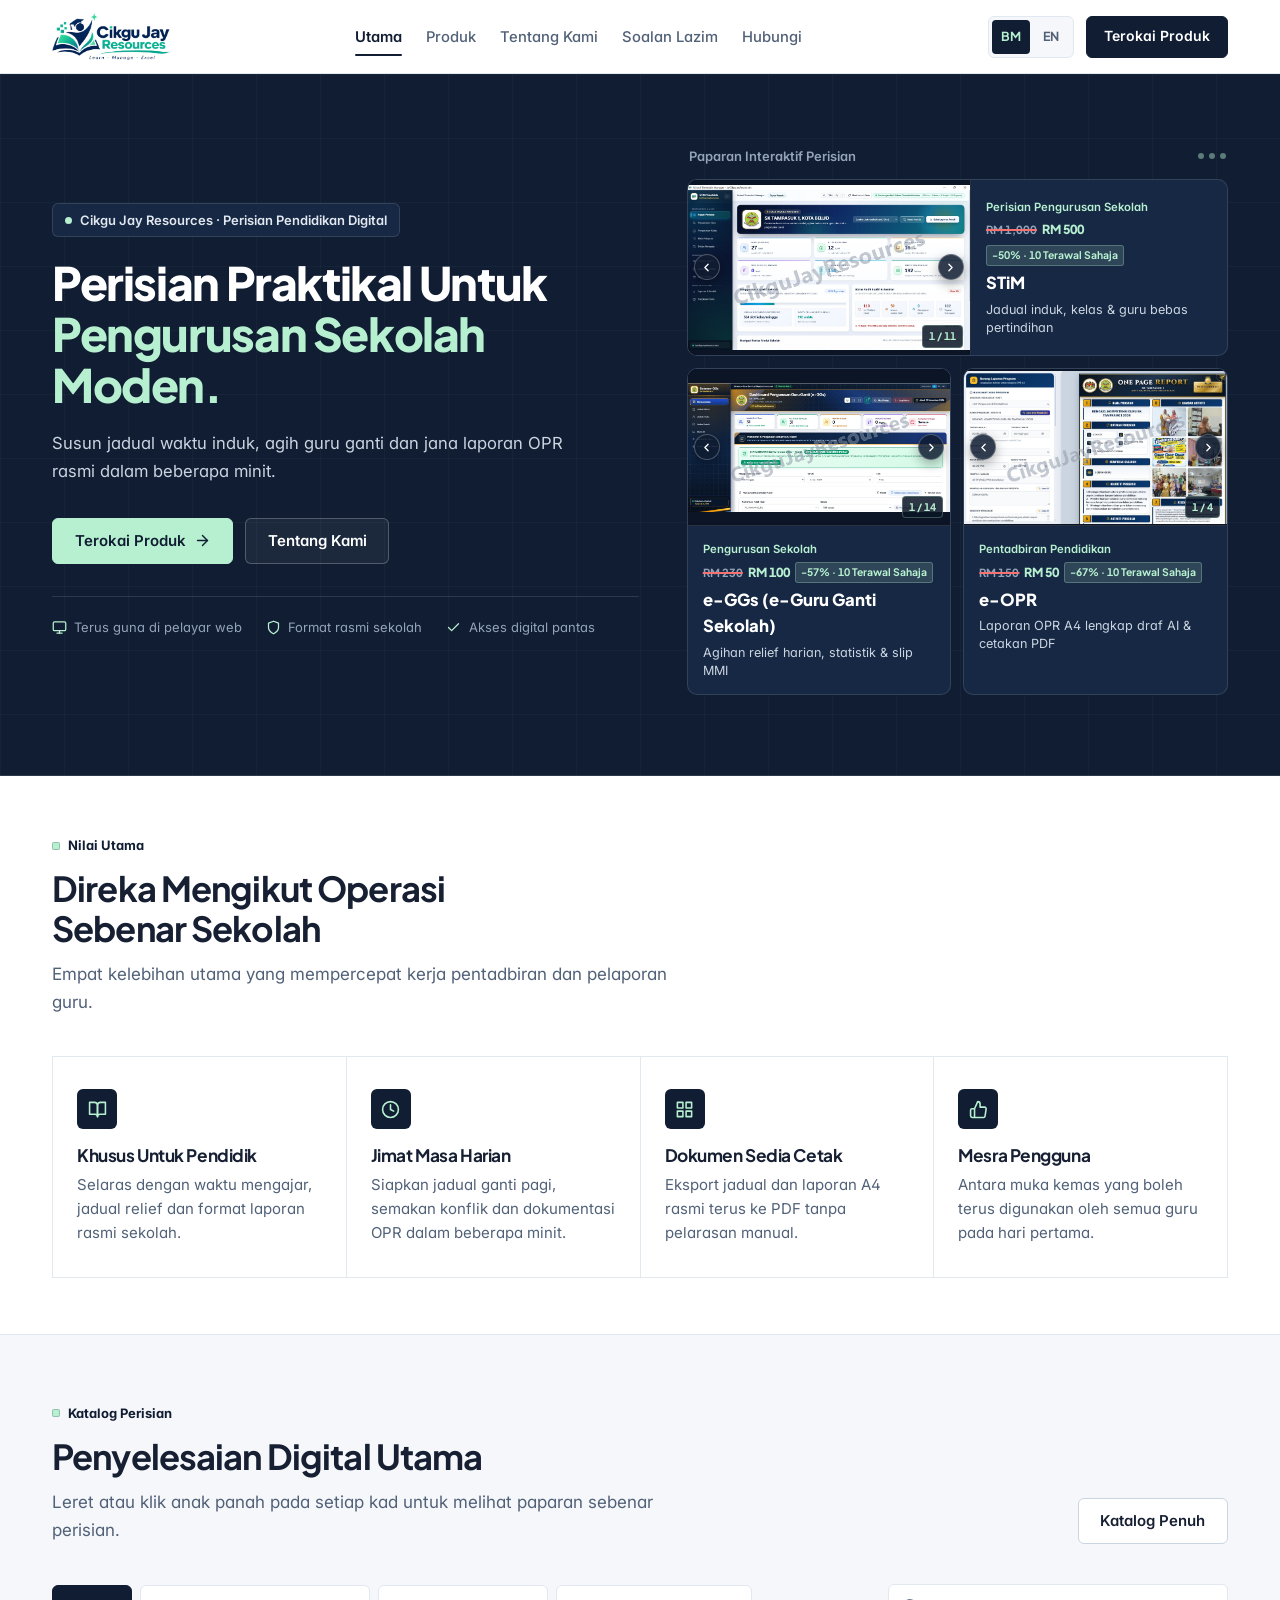
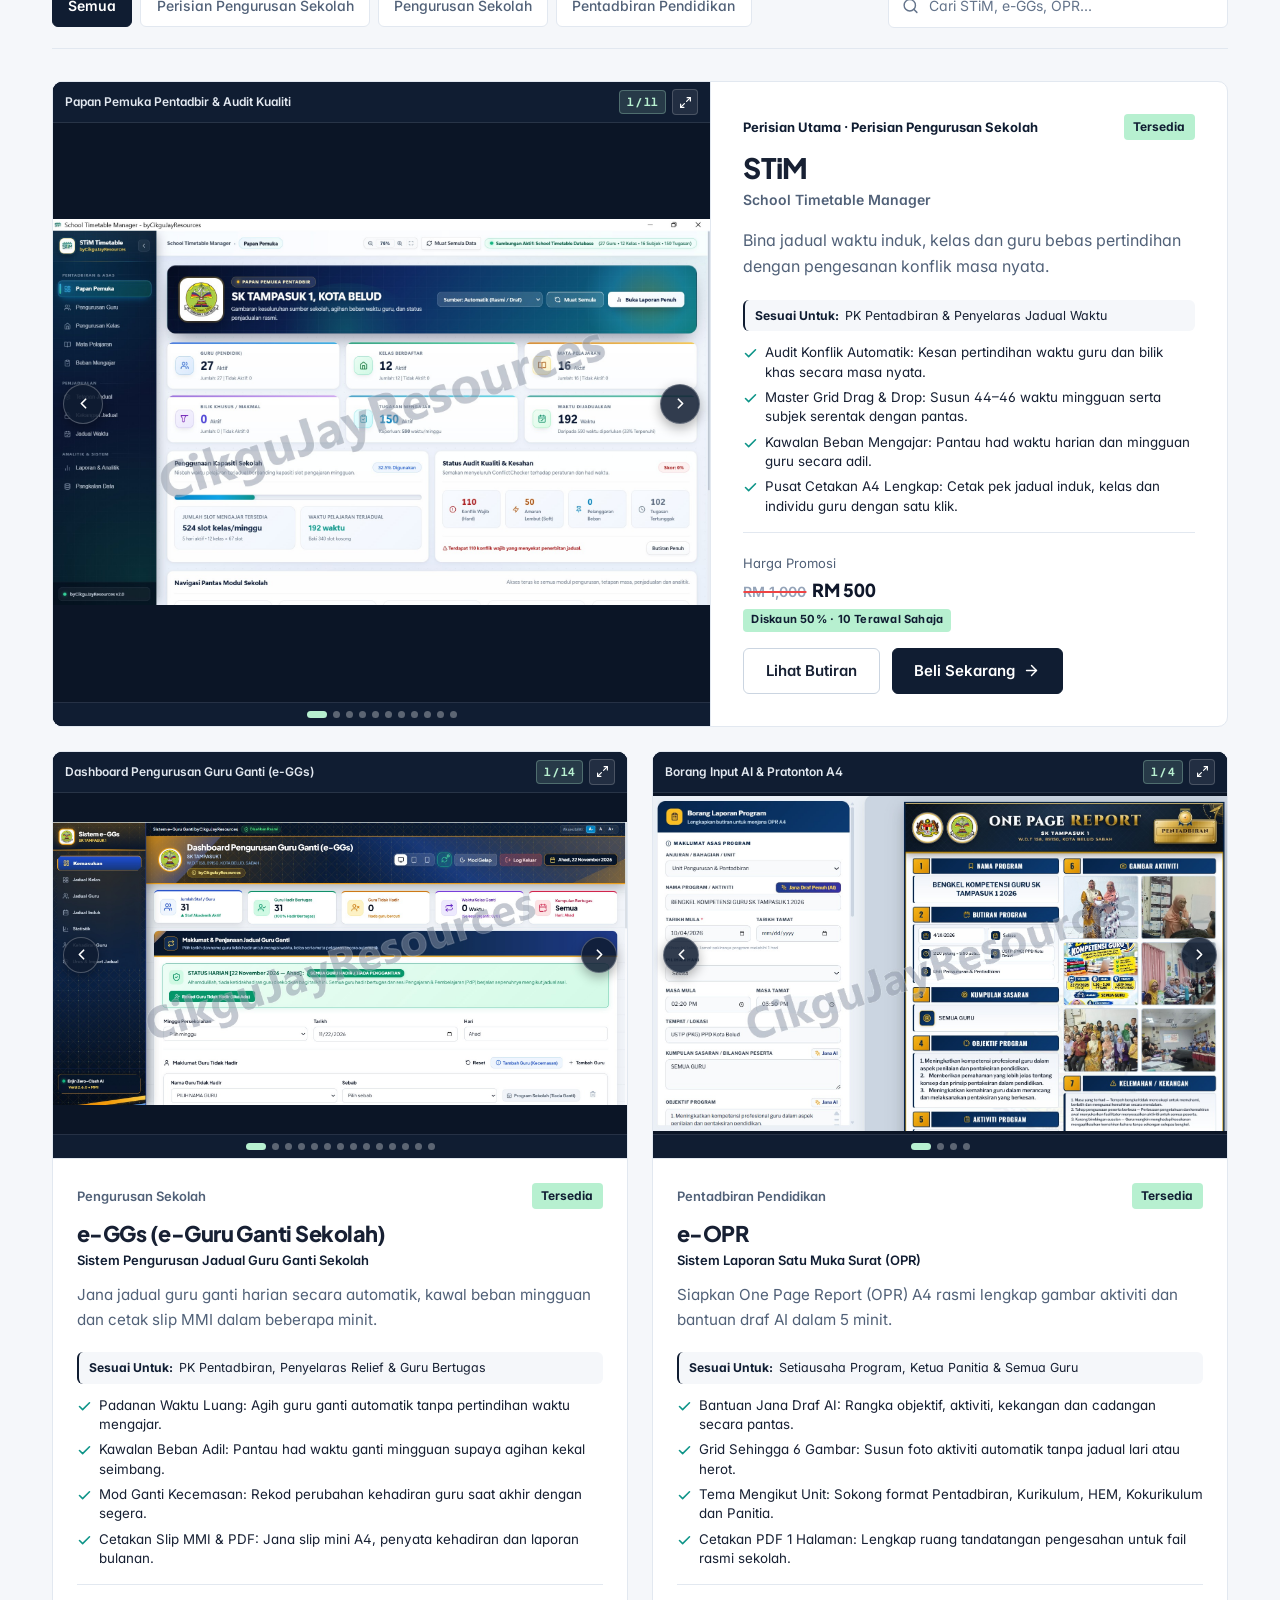
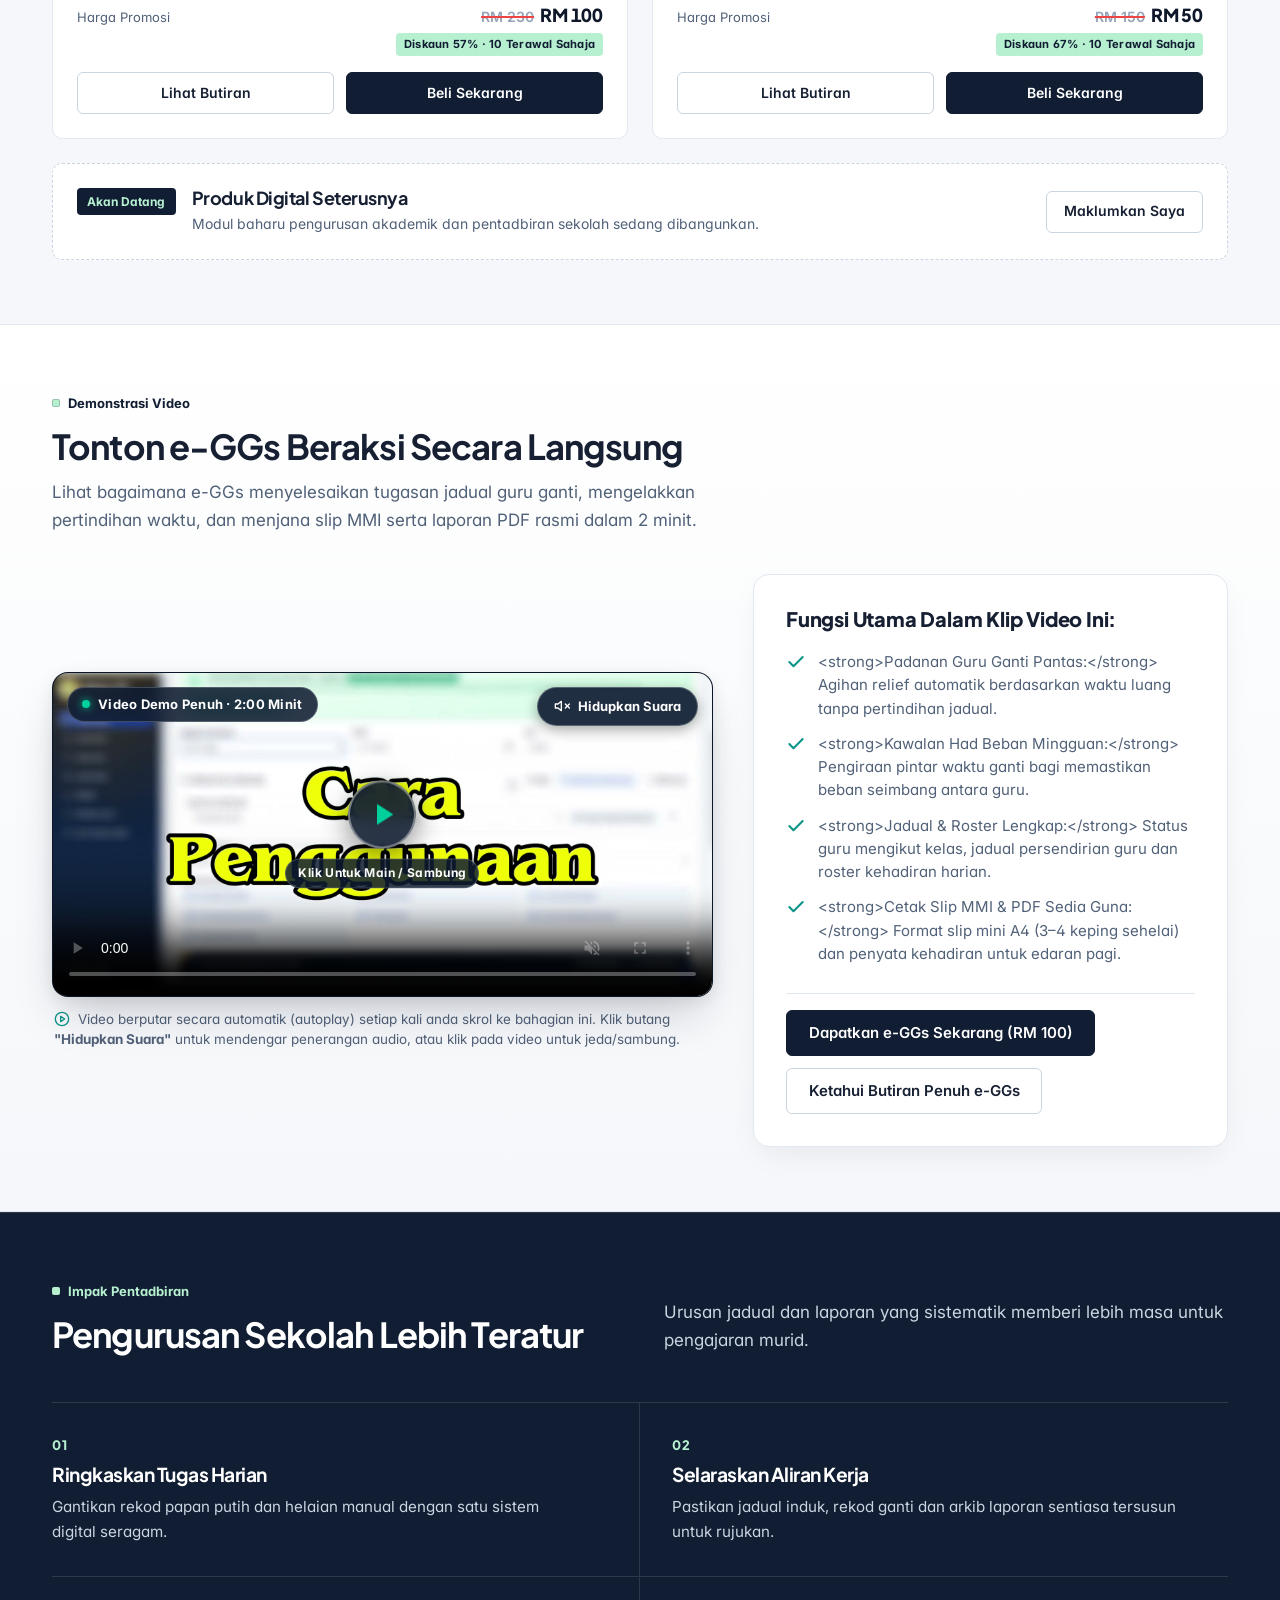
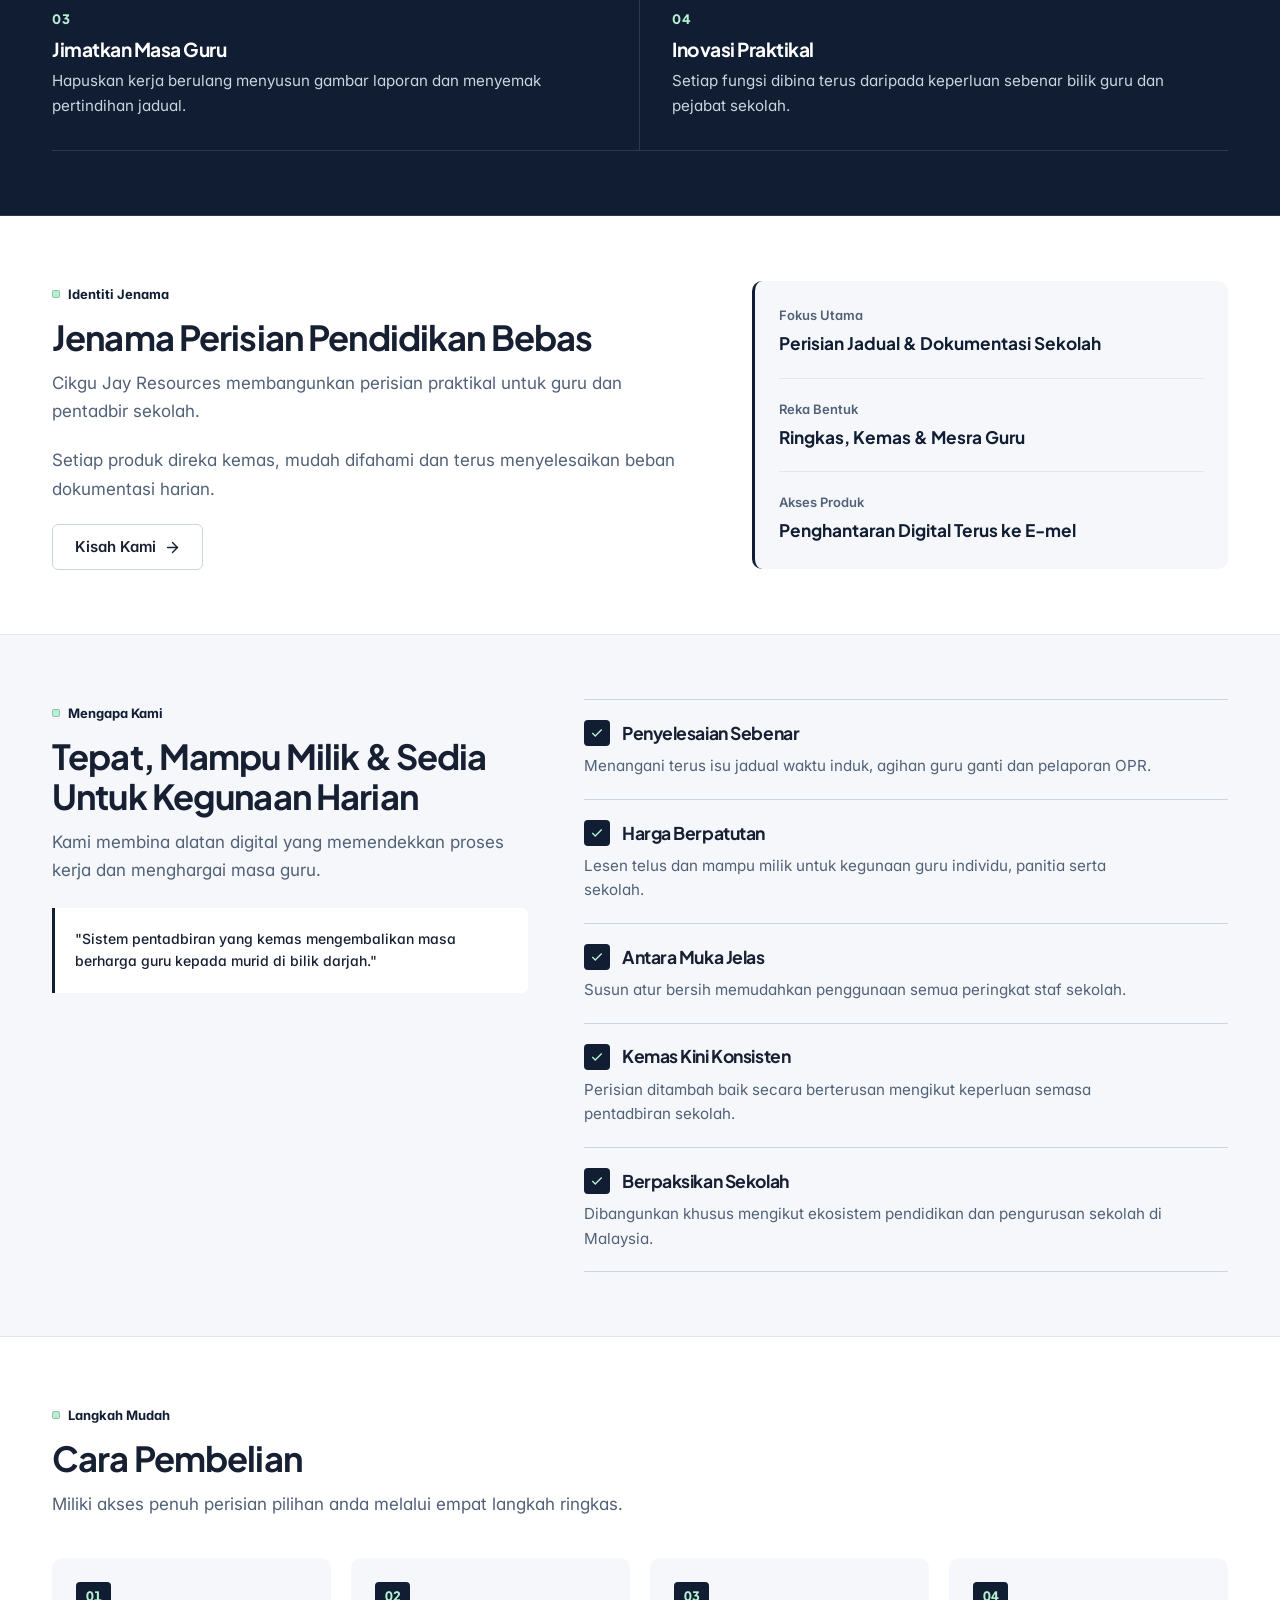
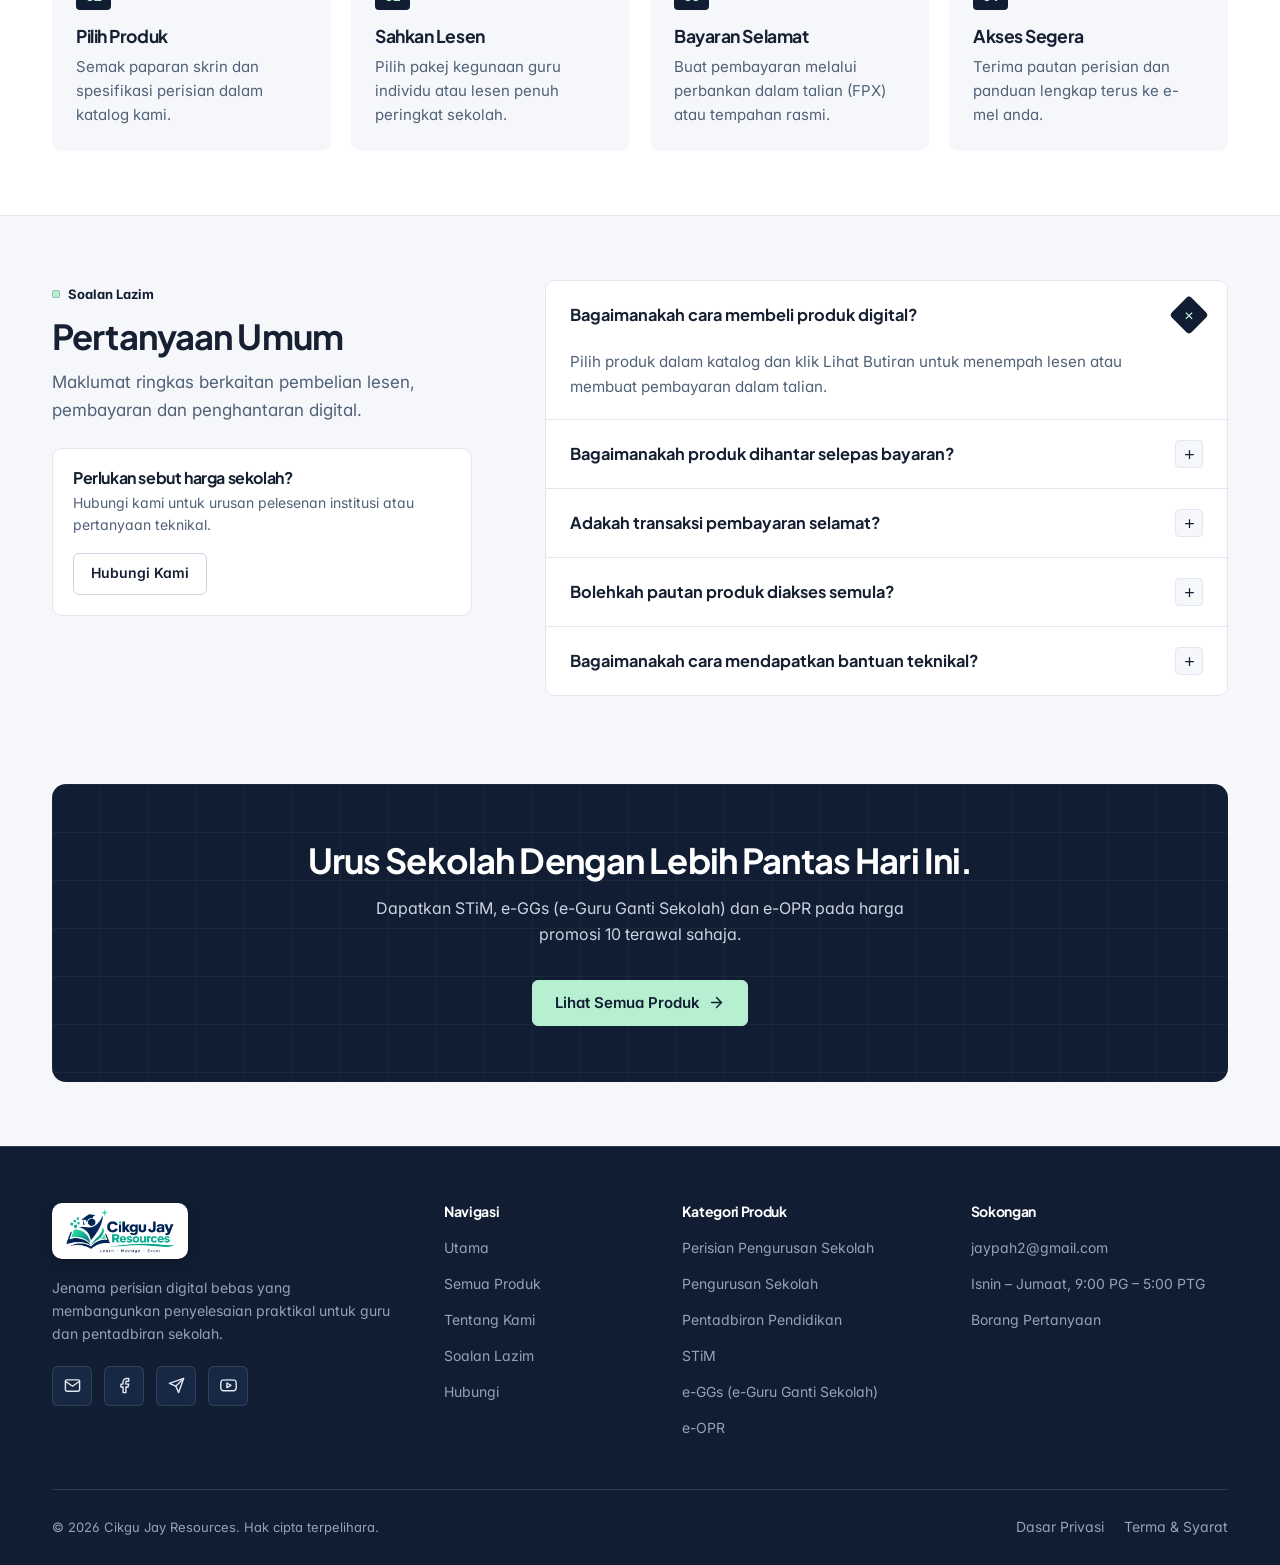
<file: index.html>
<!DOCTYPE html>
<html lang="ms">
<head>
  <meta charset="UTF-8" />
  <meta name="viewport" content="width=device-width, initial-scale=1.0" />
  <title>Cikgu Jay Resources — Perisian Pintar Pengurusan Sekolah</title>
  <meta
    name="description"
    content="Cikgu Jay Resources membangunkan perisian praktikal pengurusan sekolah: STiM, e-GGs (e-Guru Ganti Sekolah) dan e-OPR. Ringkas, tepat dan sedia cetak."
  />
  <meta name="robots" content="index, follow" />
  <meta name="theme-color" content="#101D32" />

  <!-- Open Graph Metadata -->
  <meta property="og:type" content="website" />
  <meta property="og:site_name" content="Cikgu Jay Resources" />
  <meta property="og:title" content="Cikgu Jay Resources — Perisian Pintar Pengurusan Sekolah" />
  <meta
    property="og:description"
    content="Susun jadual waktu induk, agih guru ganti dan jana laporan OPR rasmi dalam beberapa minit."
  />
  <meta property="og:image" content="assets/images/og-cover.png" />
  <meta name="twitter:card" content="summary_large_image" />

  <!-- Favicon -->
  <link rel="icon" type="image/png" href="assets/icons/favicon.png" />
  <link rel="icon" type="image/svg+xml" href="assets/icons/favicon.svg" />
  <link rel="apple-touch-icon" href="assets/icons/favicon-192.png" />

  <!-- Google Fonts: Plus Jakarta Sans & Inter -->
  <link rel="preconnect" href="https://fonts.googleapis.com" />
  <link rel="preconnect" href="https://fonts.gstatic.com" crossorigin />
  <link
    href="https://fonts.googleapis.com/css2?family=Inter:wght@400;500;600;700&family=Plus+Jakarta+Sans:wght@600;700;800&display=swap"
    rel="stylesheet"
  />

  <!-- Stylesheets -->
  <link rel="stylesheet" href="css/style.css" />
  <link rel="stylesheet" href="css/responsive.css" />

  <!-- Structured Data -->
  <script type="application/ld+json">
  {
    "@context": "https://schema.org",
    "@graph": [
      {
        "@type": "Organization",
        "name": "Cikgu Jay Resources",
        "slogan": "Smarter Tools. Better Teaching.",
        "description": "Independent digital solutions brand focused on developing practical technology for educators and schools."
      },
      {
        "@type": "FAQPage",
        "mainEntity": [
          {
            "@type": "Question",
            "name": "Bagaimanakah cara membeli produk digital?",
            "acceptedAnswer": {
              "@type": "Answer",
              "text": "Pilih produk yang tersedia dalam katalog kami dan klik Lihat Butiran untuk meneliti spesifikasi penuh serta status pelesenan."
            }
          },
          {
            "@type": "Question",
            "name": "Bagaimanakah saya akan menerima produk yang dibeli?",
            "acceptedAnswer": {
              "@type": "Answer",
              "text": "Semua produk adalah 100% digital dan dihantar terus melalui e-mel berserta pautan akses dan panduan permulaan selepas pembayaran disahkan."
            }
          }
        ]
      }
    ]
  }
  </script>
</head>
<body data-i18n-title="meta.title.home">
  <a href="#main-content" class="skip-link" data-i18n="a11y.skip">Langkau ke kandungan utama</a>

  <!-- ========================================================================
       A. STICKY NAVIGATION BAR (WITH BM | EN LANGUAGE TOGGLE)
       ======================================================================== -->
  <header class="site-header" id="site-header">
    <div class="container nav-inner">
      <a href="index.html" class="brand-logo" aria-label="Cikgu Jay Resources">
        <img src="assets/images/logo-official.png" alt="Cikgu Jay Resources" class="brand-logo__img" height="48" />
      </a>

      <nav aria-label="Primary navigation">
        <ul class="nav-menu">
          <li><a href="index.html" class="nav-link is-active" aria-current="page" data-i18n="nav.home">Utama</a></li>
          <li><a href="pages/products.html" class="nav-link" data-i18n="nav.products">Produk</a></li>
          <li><a href="pages/about.html" class="nav-link" data-i18n="nav.about">Tentang Kami</a></li>
          <li><a href="pages/faq.html" class="nav-link" data-i18n="nav.faq">Soalan Lazim</a></li>
          <li><a href="pages/contact.html" class="nav-link" data-i18n="nav.contact">Hubungi</a></li>
        </ul>
      </nav>

      <div class="nav-actions">
        <div class="lang-switcher" role="group" aria-label="Tukar bahasa laman web" data-i18n-aria="nav.langAria">
          <button type="button" class="lang-switcher__btn is-active" data-lang-switch="ms" aria-pressed="true">BM</button>
          <button type="button" class="lang-switcher__btn" data-lang-switch="en" aria-pressed="false">EN</button>
        </div>
        <a href="#products" class="btn btn--navy btn--sm" data-i18n="nav.explore">Terokai Produk</a>
      </div>

      <div class="nav-mobile-Cluster">
        <div class="lang-switcher" role="group" aria-label="Tukar bahasa laman web" data-i18n-aria="nav.langAria">
          <button type="button" class="lang-switcher__btn is-active" data-lang-switch="ms" aria-pressed="true">BM</button>
          <button type="button" class="lang-switcher__btn" data-lang-switch="en" aria-pressed="false">EN</button>
        </div>
        <button
          type="button"
          class="nav-toggle"
          id="nav-toggle"
          aria-expanded="false"
          aria-controls="mobile-drawer"
          aria-label="Open navigation menu"
        >
          <svg class="nav-toggle__icon-open" width="22" height="22" viewBox="0 0 24 24" fill="none" stroke="currentColor" stroke-width="2" stroke-linecap="round" aria-hidden="true">
            <line x1="3" y1="6" x2="21" y2="6"></line>
            <line x1="3" y1="12" x2="21" y2="12"></line>
            <line x1="3" y1="18" x2="21" y2="18"></line>
          </svg>
          <svg class="nav-toggle__icon-close" width="22" height="22" viewBox="0 0 24 24" fill="none" stroke="currentColor" stroke-width="2" stroke-linecap="round" aria-hidden="true">
            <line x1="18" y1="6" x2="6" y2="18"></line>
            <line x1="6" y1="6" x2="18" y2="18"></line>
          </svg>
        </button>
      </div>
    </div>
  </header>

  <!-- Mobile Navigation Drawer -->
  <div class="mobile-drawer" id="mobile-drawer" aria-hidden="true">
    <nav aria-label="Mobile navigation">
      <ul class="mobile-nav-list">
        <li><a href="index.html" class="mobile-nav-link is-active" data-i18n="nav.home">Utama</a></li>
        <li><a href="pages/products.html" class="mobile-nav-link" data-i18n="nav.products">Produk</a></li>
        <li><a href="pages/about.html" class="mobile-nav-link" data-i18n="nav.about">Tentang Kami</a></li>
        <li><a href="pages/faq.html" class="mobile-nav-link" data-i18n="nav.faq">Soalan Lazim</a></li>
        <li><a href="pages/contact.html" class="mobile-nav-link" data-i18n="nav.contact">Hubungi</a></li>
      </ul>
    </nav>
    <div class="mobile-drawer__footer">
      <a href="#products" class="btn btn--navy btn--full" data-i18n="nav.explore">Terokai Produk</a>
      <p class="mobile-drawer__tagline" data-i18n="nav.tagline">Alatan Pintar. Pengajaran Lebih Baik.</p>
    </div>
  </div>

  <main id="main-content">
    <!-- ======================================================================
         B. REDESIGNED HERO SECTION — TWO-COLUMN + 3-PRODUCT SUITE COMPOSITION
         ====================================================================== -->
    <section class="hero dark-context" aria-labelledby="hero-heading">
      <div class="container hero-grid">
        <!-- Left Column: Brand Intro, Distinctive Headline, CTAs -->
        <div class="hero-content">
          <div class="hero-badge">
            <span class="hero-badge__indicator" aria-hidden="true"></span>
            <span data-i18n="hero.eyebrow">Cikgu Jay Resources · Perisian Pendidikan Digital</span>
          </div>

          <h1 class="hero-title" id="hero-heading">
            <span class="hero-title__line" data-i18n="hero.title.line1">Perisian Praktikal Untuk</span>
            <span class="hero-title__line hero-title__accent" data-i18n="hero.title.line2">Pengurusan Sekolah Moden.</span>
          </h1>

          <p class="hero-description" data-i18n="hero.desc">
            Susun jadual waktu induk, agih guru ganti dan jana laporan OPR rasmi dalam beberapa minit.
          </p>

          <div class="hero-cta-group">
            <a href="#products" class="btn btn--mint">
              <span data-i18n="hero.cta.primary">Terokai Produk</span>
              <svg class="icon-shift" viewBox="0 0 24 24" fill="none" stroke="currentColor" stroke-width="2" stroke-linecap="round" stroke-linejoin="round" aria-hidden="true">
                <line x1="5" y1="12" x2="19" y2="12"></line>
                <polyline points="12 5 19 12 12 19"></polyline>
              </svg>
            </a>
            <a href="#about" class="btn btn--ghost-light" data-i18n="hero.cta.secondary">Tentang Kami</a>
          </div>

          <div class="hero-meta">
            <span class="hero-meta__item">
              <svg viewBox="0 0 24 24" fill="none" stroke="currentColor" stroke-width="2" stroke-linecap="round" stroke-linejoin="round" aria-hidden="true">
                <rect x="2" y="3" width="20" height="14" rx="2" ry="2"></rect>
                <line x1="8" y1="21" x2="16" y2="21"></line>
                <line x1="12" y1="17" x2="12" y2="21"></line>
              </svg>
              <span data-i18n="hero.meta.1">Terus guna di pelayar web</span>
            </span>
            <span class="hero-meta__item">
              <svg viewBox="0 0 24 24" fill="none" stroke="currentColor" stroke-width="2" stroke-linecap="round" stroke-linejoin="round" aria-hidden="true">
                <path d="M12 22s8-4 8-10V5l-8-3-8 3v7c0 6 8 10 8 10z"></path>
              </svg>
              <span data-i18n="hero.meta.2">Format rasmi sekolah</span>
            </span>
            <span class="hero-meta__item">
              <svg viewBox="0 0 24 24" fill="none" stroke="currentColor" stroke-width="2" stroke-linecap="round" stroke-linejoin="round" aria-hidden="true">
                <polyline points="20 6 9 17 4 12"></polyline>
              </svg>
              <span data-i18n="hero.meta.3">Akses digital pantas</span>
            </span>
          </div>
        </div>

        <!-- Right Column: 3-Product Interactive Carousel Suite (STiM, e-GGs, e-OPR) -->
        <div class="hero-suite">
          <div class="hero-suite__header">
            <span data-i18n="hero.showcase.label">Paparan Interaktif Perisian</span>
            <span class="hero-suite__dots" aria-hidden="true">
              <span></span><span></span><span></span>
            </span>
          </div>

          <div class="hero-suite__cards" id="hero-suite-cards">
            <!-- Hydrated into multi-slide interactive carousels via js/products.js -->
            <article class="hero-preview-card hero-preview-card--primary">
              <div class="hero-preview-card__thumb">
                <img
                  src="assets/products/stim/slide-01.jpg"
                  alt="STiM — School Timetable Manager"
                  width="1280"
                  height="760"
                />
              </div>
              <a href="pages/product-details.html?id=stim" class="hero-preview-card__info">
                <div class="hero-preview-card__top">
                  <span class="hero-preview-card__tag" data-i18n="hero.showcase.stim.tag">Perisian Pengurusan Sekolah</span>
                  <span class="hero-preview-card__price-tag"><del>RM 1,000</del> <strong>RM 500</strong> <em class="hero-price-off">-50% · 10 Terawal Sahaja</em></span>
                </div>
                <div class="hero-preview-card__name">STiM</div>
                <p class="hero-preview-card__desc" data-i18n="hero.showcase.stim.desc">
                  Jadual induk, kelas &amp; guru bebas pertindihan
                </p>
              </a>
            </article>

            <div class="hero-suite__pair">
              <article class="hero-preview-card">
                <div class="hero-preview-card__thumb">
                  <img
                    src="assets/products/e-guru-ganti/slide-01.jpg"
                    alt="e-GGs (e-Guru Ganti Sekolah)"
                    width="1280"
                    height="760"
                  />
                </div>
                <a href="pages/product-details.html?id=e-guru-ganti" class="hero-preview-card__info">
                  <div class="hero-preview-card__top">
                    <span class="hero-preview-card__tag" data-i18n="hero.showcase.eguru.tag">Pengurusan Sekolah</span>
                    <span class="hero-preview-card__price-tag"><del>RM 230</del> <strong>RM 100</strong> <em class="hero-price-off">-57% · 10 Terawal Sahaja</em></span>
                  </div>
                  <div class="hero-preview-card__name">e-GGs (e-Guru Ganti Sekolah)</div>
                  <p class="hero-preview-card__desc" data-i18n="hero.showcase.eguru.desc">
                    Agihan relief harian, statistik &amp; slip MMI
                  </p>
                </a>
              </article>

              <article class="hero-preview-card">
                <div class="hero-preview-card__thumb">
                  <img
                    src="assets/products/e-opr/slide-01.jpg"
                    alt="e-OPR"
                    width="1280"
                    height="760"
                  />
                </div>
                <a href="pages/product-details.html?id=e-opr" class="hero-preview-card__info">
                  <div class="hero-preview-card__top">
                    <span class="hero-preview-card__tag" data-i18n="hero.showcase.eopr.tag">Pentadbiran Pendidikan</span>
                    <span class="hero-preview-card__price-tag"><del>RM 150</del> <strong>RM 50</strong> <em class="hero-price-off">-67% · 10 Terawal Sahaja</em></span>
                  </div>
                  <div class="hero-preview-card__name">e-OPR</div>
                  <p class="hero-preview-card__desc" data-i18n="hero.showcase.eopr.desc">
                    Laporan OPR A4 lengkap draf AI &amp; cetakan PDF
                  </p>
                </a>
              </article>
            </div>
          </div>
        </div>
      </div>
    </section>

    <!-- ======================================================================
         C. VALUE PROPOSITION — 4 ARCHITECTURAL PILLARS
         ====================================================================== -->
    <section class="value-section" aria-labelledby="value-heading">
      <div class="container">
        <div class="section-header reveal">
          <div class="section-index">
            <span class="section-index__dot" aria-hidden="true"></span>
            <span data-i18n="value.index">Nilai Utama</span>
          </div>
          <h2 class="section-title" id="value-heading" data-i18n="value.title">Direka Mengikut Operasi Sebenar Sekolah</h2>
          <p class="section-lead" data-i18n="value.lead">
            Empat kelebihan utama yang mempercepat kerja pentadbiran dan pelaporan guru.
          </p>
        </div>

        <div class="value-matrix reveal">
          <div class="value-cell">
            <div class="value-cell__icon" aria-hidden="true">
              <svg viewBox="0 0 24 24" fill="none" stroke="currentColor" stroke-width="2" stroke-linecap="round" stroke-linejoin="round">
                <path d="M2 3h6a4 4 0 0 1 4 4v14a3 3 0 0 0-3-3H2z"></path>
                <path d="M22 3h-6a4 4 0 0 0-4 4v14a3 3 0 0 1 3-3h7z"></path>
              </svg>
            </div>
            <h3 class="value-cell__title" data-i18n="value.1.title">Khusus Untuk Pendidik</h3>
            <p class="value-cell__desc" data-i18n="value.1.desc">
              Selaras dengan waktu mengajar, jadual relief dan format laporan rasmi sekolah.
            </p>
          </div>

          <div class="value-cell">
            <div class="value-cell__icon" aria-hidden="true">
              <svg viewBox="0 0 24 24" fill="none" stroke="currentColor" stroke-width="2" stroke-linecap="round" stroke-linejoin="round">
                <circle cx="12" cy="12" r="10"></circle>
                <polyline points="12 6 12 12 16 14"></polyline>
              </svg>
            </div>
            <h3 class="value-cell__title" data-i18n="value.2.title">Jimat Masa Harian</h3>
            <p class="value-cell__desc" data-i18n="value.2.desc">
              Siapkan jadual ganti pagi, semakan konflik dan dokumentasi OPR dalam beberapa minit.
            </p>
          </div>

          <div class="value-cell">
            <div class="value-cell__icon" aria-hidden="true">
              <svg viewBox="0 0 24 24" fill="none" stroke="currentColor" stroke-width="2" stroke-linecap="round" stroke-linejoin="round">
                <rect x="3" y="3" width="7" height="7"></rect>
                <rect x="14" y="3" width="7" height="7"></rect>
                <rect x="14" y="14" width="7" height="7"></rect>
                <rect x="3" y="14" width="7" height="7"></rect>
              </svg>
            </div>
            <h3 class="value-cell__title" data-i18n="value.3.title">Dokumen Sedia Cetak</h3>
            <p class="value-cell__desc" data-i18n="value.3.desc">
              Eksport jadual dan laporan A4 rasmi terus ke PDF tanpa pelarasan manual.
            </p>
          </div>

          <div class="value-cell">
            <div class="value-cell__icon" aria-hidden="true">
              <svg viewBox="0 0 24 24" fill="none" stroke="currentColor" stroke-width="2" stroke-linecap="round" stroke-linejoin="round">
                <path d="M14 9V5a3 3 0 0 0-3-3l-4 9v11h11.28a2 2 0 0 0 2-1.7l1.38-9a2 2 0 0 0-2-2.3zM7 22H4a2 2 0 0 1-2-2v-7a2 2 0 0 1 2-2h3"></path>
              </svg>
            </div>
            <h3 class="value-cell__title" data-i18n="value.4.title">Mesra Pengguna</h3>
            <p class="value-cell__desc" data-i18n="value.4.desc">
              Antara muka kemas yang boleh terus digunakan oleh semua guru pada hari pertama.
            </p>
          </div>
        </div>
      </div>
    </section>

    <!-- ======================================================================
         D. FEATURED PRODUCTS (DISTINCT COMPOSITIONS: FLAGSHIP + PAIR + STRIP)
         ====================================================================== -->
    <section class="catalog-section" id="products" aria-labelledby="products-heading">
      <div class="container">
        <div class="section-header section-header--split reveal">
          <div>
            <div class="section-index">
              <span class="section-index__dot" aria-hidden="true"></span>
              <span data-i18n="products.index">Katalog Perisian</span>
            </div>
            <h2 class="section-title" id="products-heading" data-i18n="products.title">Penyelesaian Digital Utama</h2>
            <p class="section-lead" data-i18n="products.lead">
              Leret atau klik anak panah pada setiap kad untuk melihat paparan sebenar perisian.
            </p>
          </div>
          <div>
            <a href="pages/products.html" class="btn btn--outline" data-i18n="products.viewAll">Katalog Penuh</a>
          </div>
        </div>

        <div class="catalog-controls reveal">
          <div class="category-pills" id="featured-category-pills" role="group" aria-label="Filter products"></div>
          <div class="catalog-search-wrap">
            <label for="featured-catalog-search" class="sr-only" data-i18n="products.search.label">Cari produk digital</label>
            <svg class="catalog-search-icon" viewBox="0 0 24 24" fill="none" stroke="currentColor" stroke-width="2" stroke-linecap="round" stroke-linejoin="round" aria-hidden="true">
              <circle cx="11" cy="11" r="8"></circle>
              <line x1="21" y1="21" x2="16.65" y2="16.65"></line>
            </svg>
            <input
              type="search"
              id="featured-catalog-search"
              class="catalog-search-input"
              placeholder="Cari STiM, Guru Ganti, OPR..."
              data-i18n-placeholder="products.search.placeholder"
              autocomplete="off"
            />
          </div>
        </div>

        <div class="product-showcase-stack reveal" id="featured-product-grid" aria-live="polite">
          <noscript>
            <p>Sila aktifkan JavaScript untuk memaparkan katalog produk Cikgu Jay Resources.</p>
          </noscript>
        </div>
      </div>
    </section>

    <!-- ======================================================================
         VIDEO DEMO SHOWCASE (e-GGs REAL-TIME SYSTEM DEMO)
         ====================================================================== -->
    <section class="video-showcase-section" id="video-demo" aria-labelledby="video-demo-heading">
      <div class="container">
        <div class="section-header reveal">
          <div class="section-index">
            <span class="section-index__dot" aria-hidden="true"></span>
            <span data-i18n="video.index">Demonstrasi Video</span>
          </div>
          <h2 class="section-title" id="video-demo-heading" data-i18n="video.title">
            Tonton e-GGs Beraksi Secara Langsung
          </h2>
          <p class="section-lead" data-i18n="video.lead">
            Lihat bagaimana e-GGs menyelesaikan tugasan jadual guru ganti, mengelakkan pertindihan waktu, dan menjana slip MMI serta laporan PDF rasmi dalam 2 minit.
          </p>
        </div>

        <div class="video-showcase-grid reveal">
          <!-- Video Frame Column -->
          <div class="video-frame-container">
            <div class="video-frame-card" id="video-frame-card">
              <!-- Live Indicator Badge -->
              <span class="video-badge-pill" id="video-badge-tag">
                <span class="video-badge-pill__dot" aria-hidden="true"></span>
                <span data-i18n="video.badge">Video Demo Penuh · 2:00 Minit</span>
              </span>

              <!-- Sound Toggle Button (Unmute / Mute) -->
              <button
                type="button"
                class="video-sound-btn"
                id="video-sound-toggle"
                aria-label="Hidupkan atau senyapkan bunyi video"
                data-text-unmute="Hidupkan Suara"
                data-text-mute="Senyapkan"
              >
                <svg class="sound-icon" viewBox="0 0 24 24" fill="none" stroke="currentColor" stroke-width="2" stroke-linecap="round" stroke-linejoin="round" aria-hidden="true">
                  <polygon points="11 5 6 9 2 9 2 15 6 15 11 19 11 5"></polygon>
                  <line x1="23" y1="9" x2="17" y2="15"></line>
                  <line x1="17" y1="9" x2="23" y2="15"></line>
                </svg>
                <span class="sound-text">Hidupkan Suara</span>
              </button>

              <!-- Big Center Play Button Overlay (visible when paused) -->
              <button
                type="button"
                class="video-center-play-btn"
                id="video-center-play"
                aria-label="Mainkan video"
              >
                <span class="video-center-play-btn__icon" aria-hidden="true">
                  <svg viewBox="0 0 24 24" fill="currentColor">
                    <polygon points="6 3 20 12 6 21 6 3"></polygon>
                  </svg>
                </span>
                <span class="video-center-play-btn__label">Klik Untuk Main / Sambung</span>
              </button>

              <video
                id="eggs-video-player"
                class="video-element"
                controls
                muted
                loop
                playsinline
                webkit-playsinline
                preload="auto"
                poster="assets/videos/eggs-video-poster.jpg"
              >
                <source src="assets/videos/eggs-preview.mp4" type="video/mp4" />
                Pelayar anda tidak menyokong format video HTML5. Sila gunakan pelayar moden seperti Google Chrome atau Microsoft Edge.
              </video>
            </div>
            <p class="video-caption-note">
              <svg viewBox="0 0 24 24" fill="none" stroke="currentColor" stroke-width="2" stroke-linecap="round" stroke-linejoin="round" aria-hidden="true" style="width:16px; height:16px; display:inline-block; vertical-align:text-bottom; margin-right:4px; color:#0D9488;">
                <circle cx="12" cy="12" r="10"></circle>
                <polygon points="10 8 16 12 10 16 10 8"></polygon>
              </svg>
              Video berputar secara automatik (autoplay) setiap kali anda skrol ke bahagian ini. Klik butang <strong>"Hidupkan Suara"</strong> untuk mendengar penerangan audio, atau klik pada video untuk jeda/sambung.
            </p>
          </div>

          <!-- Highlights & Direct Actions Column -->
          <div class="video-info-card">
            <h3 class="video-info-title" data-i18n="video.highlightsTitle">Fungsi Utama Dalam Klip Video Ini:</h3>

            <ul class="video-feature-list">
              <li class="video-feature-item">
                <svg viewBox="0 0 24 24" fill="none" stroke="currentColor" stroke-width="2.5" stroke-linecap="round" stroke-linejoin="round" aria-hidden="true">
                  <polyline points="20 6 9 17 4 12"></polyline>
                </svg>
                <span data-i18n="video.h1"><strong>Padanan Guru Ganti Pantas:</strong> Agihan relief automatik berdasarkan waktu luang tanpa pertindihan jadual.</span>
              </li>
              <li class="video-feature-item">
                <svg viewBox="0 0 24 24" fill="none" stroke="currentColor" stroke-width="2.5" stroke-linecap="round" stroke-linejoin="round" aria-hidden="true">
                  <polyline points="20 6 9 17 4 12"></polyline>
                </svg>
                <span data-i18n="video.h2"><strong>Kawalan Had Beban Mingguan:</strong> Pengiraan pintar waktu ganti bagi memastikan beban seimbang antara guru.</span>
              </li>
              <li class="video-feature-item">
                <svg viewBox="0 0 24 24" fill="none" stroke="currentColor" stroke-width="2.5" stroke-linecap="round" stroke-linejoin="round" aria-hidden="true">
                  <polyline points="20 6 9 17 4 12"></polyline>
                </svg>
                <span data-i18n="video.h3"><strong>Jadual & Roster Lengkap:</strong> Status guru mengikut kelas, jadual persendirian guru dan roster kehadiran harian.</span>
              </li>
              <li class="video-feature-item">
                <svg viewBox="0 0 24 24" fill="none" stroke="currentColor" stroke-width="2.5" stroke-linecap="round" stroke-linejoin="round" aria-hidden="true">
                  <polyline points="20 6 9 17 4 12"></polyline>
                </svg>
                <span data-i18n="video.h4"><strong>Cetak Slip MMI & PDF Sedia Guna:</strong> Format slip mini A4 (3–4 keping sehelai) dan penyata kehadiran untuk edaran pagi.</span>
              </li>
            </ul>

            <div class="video-actions">
              <a
                href="https://cikgujayresources.bcl.my/form/e-guru-ganti-by-cikgujayresources"
                class="btn btn--navy"
                target="_blank"
                rel="noopener noreferrer"
                data-i18n="video.ctaBuy"
              >
                Dapatkan e-GGs Sekarang (RM 100)
              </a>
              <a
                href="pages/product-details.html?id=e-guru-ganti"
                class="btn btn--outline"
                data-i18n="video.ctaDetails"
              >
                Ketahui Butiran Penuh e-GGs
              </a>
            </div>
          </div>
        </div>
      </div>
    </section>

    <!-- ======================================================================
         BUILT FOR BETTER SCHOOL MANAGEMENT (EDITORIAL LEDGER SECTION)
         ====================================================================== -->
    <section class="better-mgmt-section dark-context" id="better-management" aria-labelledby="better-heading">
      <div class="container">
        <div class="better-mgmt-header reveal">
          <div>
            <div class="section-index section-index--light">
              <span class="section-index__dot" aria-hidden="true"></span>
              <span data-i18n="better.index">Impak Pentadbiran</span>
            </div>
            <h2 class="section-title" id="better-heading" data-i18n="better.title">
              Pengurusan Sekolah Lebih Teratur
            </h2>
          </div>
          <p class="section-lead" data-i18n="better.lead">
            Urusan jadual dan laporan yang sistematik memberi lebih masa untuk pengajaran murid.
          </p>
        </div>

        <div class="better-ledger reveal">
          <article class="better-ledger__item">
            <span class="better-ledger__index">01</span>
            <h3 class="better-ledger__title" data-i18n="better.1.title">Ringkaskan Tugas Harian</h3>
            <p class="better-ledger__desc" data-i18n="better.1.desc">
              Gantikan rekod papan putih dan helaian manual dengan satu sistem digital seragam.
            </p>
          </article>

          <article class="better-ledger__item">
            <span class="better-ledger__index">02</span>
            <h3 class="better-ledger__title" data-i18n="better.2.title">Selaraskan Aliran Kerja</h3>
            <p class="better-ledger__desc" data-i18n="better.2.desc">
              Pastikan jadual induk, rekod ganti dan arkib laporan sentiasa tersusun untuk rujukan.
            </p>
          </article>

          <article class="better-ledger__item">
            <span class="better-ledger__index">03</span>
            <h3 class="better-ledger__title" data-i18n="better.3.title">Jimatkan Masa Guru</h3>
            <p class="better-ledger__desc" data-i18n="better.3.desc">
              Hapuskan kerja berulang menyusun gambar laporan dan menyemak pertindihan jadual.
            </p>
          </article>

          <article class="better-ledger__item">
            <span class="better-ledger__index">04</span>
            <h3 class="better-ledger__title" data-i18n="better.4.title">Inovasi Praktikal</h3>
            <p class="better-ledger__desc" data-i18n="better.4.desc">
              Setiap fungsi dibina terus daripada keperluan sebenar bilik guru dan pejabat sekolah.
            </p>
          </article>
        </div>
      </div>
    </section>

    <!-- ======================================================================
         INDEPENDENT BRAND STORY / ABOUT SECTION
         ====================================================================== -->
    <section class="story-section" id="about" aria-labelledby="story-heading">
      <div class="container story-grid">
        <div class="story-prose reveal">
          <div class="section-index">
            <span class="section-index__dot" aria-hidden="true"></span>
            <span data-i18n="story.index">Identiti Jenama</span>
          </div>
          <h2 class="section-title" id="story-heading" data-i18n="story.title">
            Jenama Perisian Pendidikan Bebas
          </h2>
          <p data-i18n="story.p1">
            Cikgu Jay Resources membangunkan perisian praktikal untuk guru dan pentadbir sekolah.
          </p>
          <p data-i18n="story.p2">
            Setiap produk direka kemas, mudah difahami dan terus menyelesaikan beban dokumentasi harian.
          </p>
          <a href="pages/about.html" class="btn btn--outline">
            <span data-i18n="story.cta">Kisah Kami</span>
            <svg class="icon-shift" viewBox="0 0 24 24" fill="none" stroke="currentColor" stroke-width="2" stroke-linecap="round" stroke-linejoin="round" aria-hidden="true">
              <line x1="5" y1="12" x2="19" y2="12"></line>
              <polyline points="12 5 19 12 12 19"></polyline>
            </svg>
          </a>
        </div>

        <aside class="story-specs reveal" aria-label="Brand attributes">
          <div class="story-spec-item">
            <span class="story-spec-item__label" data-i18n="story.pillar1.label">Fokus Utama</span>
            <div class="story-spec-item__val" data-i18n="story.pillar1.val">Perisian Jadual &amp; Dokumentasi Sekolah</div>
          </div>
          <div class="story-spec-item">
            <span class="story-spec-item__label" data-i18n="story.pillar2.label">Reka Bentuk</span>
            <div class="story-spec-item__val" data-i18n="story.pillar2.val">Ringkas, Kemas &amp; Mesra Guru</div>
          </div>
          <div class="story-spec-item">
            <span class="story-spec-item__label" data-i18n="story.pillar3.label">Akses Produk</span>
            <div class="story-spec-item__val" data-i18n="story.pillar3.val">Penghantaran Digital Terus ke E-mel</div>
          </div>
        </aside>
      </div>
    </section>

    <!-- ======================================================================
         E. WHY CHOOSE US — ASYMMETRIC EDITORIAL SPLIT
         ====================================================================== -->
    <section class="why-section" aria-labelledby="why-heading">
      <div class="container why-layout">
        <div class="why-intro reveal">
          <div class="section-index">
            <span class="section-index__dot" aria-hidden="true"></span>
            <span data-i18n="why.index">Mengapa Kami</span>
          </div>
          <h2 class="section-title" id="why-heading" data-i18n="why.title">
            Tepat, Mampu Milik &amp; Sedia Untuk Kegunaan Harian
          </h2>
          <p class="section-lead" data-i18n="why.lead">
            Kami membina alatan digital yang memendekkan proses kerja dan menghargai masa guru.
          </p>
          <div class="why-callout">
            <p class="why-callout__text" data-i18n="why.quote">
              "Sistem pentadbiran yang kemas mengembalikan masa berharga guru kepada murid di bilik darjah."
            </p>
          </div>
        </div>

        <div class="why-principles reveal">
          <div class="why-item">
            <div class="why-item__header">
              <span class="why-item__marker" aria-hidden="true">
                <svg viewBox="0 0 24 24" fill="none" stroke="currentColor" stroke-width="2.4"><polyline points="20 6 9 17 4 12"></polyline></svg>
              </span>
              <h3 class="why-item__title" data-i18n="why.1.title">Penyelesaian Sebenar</h3>
            </div>
            <p class="why-item__desc" data-i18n="why.1.desc">
              Menangani terus isu jadual waktu induk, agihan guru ganti dan pelaporan OPR.
            </p>
          </div>

          <div class="why-item">
            <div class="why-item__header">
              <span class="why-item__marker" aria-hidden="true">
                <svg viewBox="0 0 24 24" fill="none" stroke="currentColor" stroke-width="2.4"><polyline points="20 6 9 17 4 12"></polyline></svg>
              </span>
              <h3 class="why-item__title" data-i18n="why.2.title">Harga Berpatutan</h3>
            </div>
            <p class="why-item__desc" data-i18n="why.2.desc">
              Lesen telus dan mampu milik untuk kegunaan guru individu, panitia serta sekolah.
            </p>
          </div>

          <div class="why-item">
            <div class="why-item__header">
              <span class="why-item__marker" aria-hidden="true">
                <svg viewBox="0 0 24 24" fill="none" stroke="currentColor" stroke-width="2.4"><polyline points="20 6 9 17 4 12"></polyline></svg>
              </span>
              <h3 class="why-item__title" data-i18n="why.3.title">Antara Muka Jelas</h3>
            </div>
            <p class="why-item__desc" data-i18n="why.3.desc">
              Susun atur bersih memudahkan penggunaan semua peringkat staf sekolah.
            </p>
          </div>

          <div class="why-item">
            <div class="why-item__header">
              <span class="why-item__marker" aria-hidden="true">
                <svg viewBox="0 0 24 24" fill="none" stroke="currentColor" stroke-width="2.4"><polyline points="20 6 9 17 4 12"></polyline></svg>
              </span>
              <h3 class="why-item__title" data-i18n="why.4.title">Kemas Kini Konsisten</h3>
            </div>
            <p class="why-item__desc" data-i18n="why.4.desc">
              Perisian ditambah baik secara berterusan mengikut keperluan semasa pentadbiran sekolah.
            </p>
          </div>

          <div class="why-item">
            <div class="why-item__header">
              <span class="why-item__marker" aria-hidden="true">
                <svg viewBox="0 0 24 24" fill="none" stroke="currentColor" stroke-width="2.4"><polyline points="20 6 9 17 4 12"></polyline></svg>
              </span>
              <h3 class="why-item__title" data-i18n="why.5.title">Berpaksikan Sekolah</h3>
            </div>
            <p class="why-item__desc" data-i18n="why.5.desc">
              Dibangunkan khusus mengikut ekosistem pendidikan dan pengurusan sekolah di Malaysia.
            </p>
          </div>
        </div>
      </div>
    </section>

    <!-- ======================================================================
         F. HOW IT WORKS — 4-STEP SEQUENCE
         ====================================================================== -->
    <section class="steps-section" aria-labelledby="steps-heading">
      <div class="container">
        <div class="section-header reveal">
          <div class="section-index">
            <span class="section-index__dot" aria-hidden="true"></span>
            <span data-i18n="steps.index">Langkah Mudah</span>
          </div>
          <h2 class="section-title" id="steps-heading" data-i18n="steps.title">Cara Pembelian</h2>
          <p class="section-lead" data-i18n="steps.lead">
            Miliki akses penuh perisian pilihan anda melalui empat langkah ringkas.
          </p>
        </div>

        <ol class="steps-track reveal">
          <li class="step-item">
            <span class="step-item__number">01</span>
            <h3 class="step-item__title" data-i18n="steps.1.title">Pilih Produk</h3>
            <p class="step-item__desc" data-i18n="steps.1.desc">
              Semak paparan skrin dan spesifikasi perisian dalam katalog kami.
            </p>
          </li>

          <li class="step-item">
            <span class="step-item__number">02</span>
            <h3 class="step-item__title" data-i18n="steps.2.title">Sahkan Lesen</h3>
            <p class="step-item__desc" data-i18n="steps.2.desc">
              Pilih pakej kegunaan guru individu atau lesen penuh peringkat sekolah.
            </p>
          </li>

          <li class="step-item">
            <span class="step-item__number">03</span>
            <h3 class="step-item__title" data-i18n="steps.3.title">Bayaran Selamat</h3>
            <p class="step-item__desc" data-i18n="steps.3.desc">
              Buat pembayaran melalui perbankan dalam talian (FPX) atau tempahan rasmi.
            </p>
          </li>

          <li class="step-item">
            <span class="step-item__number">04</span>
            <h3 class="step-item__title" data-i18n="steps.4.title">Akses Segera</h3>
            <p class="step-item__desc" data-i18n="steps.4.desc">
              Terima pautan perisian dan panduan lengkap terus ke e-mel anda.
            </p>
          </li>
        </ol>
      </div>
    </section>

    <!-- ======================================================================
         H. FREQUENTLY ASKED QUESTIONS (ACCESSIBLE ACCORDION)
         ====================================================================== -->
    <section class="faq-section" id="faq" aria-labelledby="faq-heading">
      <div class="container faq-layout">
        <div class="faq-sidebar reveal">
          <div class="section-index">
            <span class="section-index__dot" aria-hidden="true"></span>
            <span data-i18n="faq.index">Soalan Lazim</span>
          </div>
          <h2 class="section-title" id="faq-heading" data-i18n="faq.title">Pertanyaan Umum</h2>
          <p class="section-lead" data-i18n="faq.lead">
            Maklumat ringkas berkaitan pembelian lesen, pembayaran dan penghantaran digital.
          </p>

          <div class="faq-support-box">
            <h3 class="faq-support-box__title" data-i18n="faq.support.title">Perlukan sebut harga sekolah?</h3>
            <p class="faq-support-box__desc" data-i18n="faq.support.desc">
              Hubungi kami untuk urusan pelesenan institusi atau pertanyaan teknikal.
            </p>
            <a href="pages/contact.html" class="btn btn--outline btn--sm" data-i18n="faq.support.cta">Hubungi Kami</a>
          </div>
        </div>

        <div class="faq-accordion reveal">
          <div class="faq-item">
            <button type="button" class="faq-trigger" aria-expanded="true" aria-controls="faq-panel-1" id="faq-btn-1">
              <span data-i18n="faq.q1">Bagaimanakah cara membeli produk digital?</span>
              <span class="faq-trigger__icon" aria-hidden="true">
                <svg viewBox="0 0 24 24" fill="none" stroke="currentColor" stroke-width="2"><line x1="12" y1="5" x2="12" y2="19"></line><line x1="5" y1="12" x2="19" y2="12"></line></svg>
              </span>
            </button>
            <div id="faq-panel-1" role="region" aria-labelledby="faq-btn-1" class="faq-panel is-open">
              <div class="faq-panel__inner">
                <p class="faq-panel__content" data-i18n="faq.a1">
                  Pilih produk dalam katalog dan klik Lihat Butiran untuk menempah lesen atau membuat pembayaran dalam talian.
                </p>
              </div>
            </div>
          </div>

          <div class="faq-item">
            <button type="button" class="faq-trigger" aria-expanded="false" aria-controls="faq-panel-2" id="faq-btn-2">
              <span data-i18n="faq.q2">Bagaimanakah produk dihantar selepas bayaran?</span>
              <span class="faq-trigger__icon" aria-hidden="true">
                <svg viewBox="0 0 24 24" fill="none" stroke="currentColor" stroke-width="2"><line x1="12" y1="5" x2="12" y2="19"></line><line x1="5" y1="12" x2="19" y2="12"></line></svg>
              </span>
            </button>
            <div id="faq-panel-2" role="region" aria-labelledby="faq-btn-2" class="faq-panel">
              <div class="faq-panel__inner">
                <p class="faq-panel__content" data-i18n="faq.a2">
                  100% digital. Pautan akses perisian, maklumat lesen dan panduan mula dihantar terus ke e-mel anda.
                </p>
              </div>
            </div>
          </div>

          <div class="faq-item">
            <button type="button" class="faq-trigger" aria-expanded="false" aria-controls="faq-panel-3" id="faq-btn-3">
              <span data-i18n="faq.q3">Adakah transaksi pembayaran selamat?</span>
              <span class="faq-trigger__icon" aria-hidden="true">
                <svg viewBox="0 0 24 24" fill="none" stroke="currentColor" stroke-width="2"><line x1="12" y1="5" x2="12" y2="19"></line><line x1="5" y1="12" x2="19" y2="12"></line></svg>
              </span>
            </button>
            <div id="faq-panel-3" role="region" aria-labelledby="faq-btn-3" class="faq-panel">
              <div class="faq-panel__inner">
                <p class="faq-panel__content" data-i18n="faq.a3">
                  Ya. Pembayaran disokong oleh gerbang berlesen seperti Billplz / BCL, ToyyibPay dan CHIP melalui sambungan FPX tersulit.
                </p>
              </div>
            </div>
          </div>

          <div class="faq-item">
            <button type="button" class="faq-trigger" aria-expanded="false" aria-controls="faq-panel-4" id="faq-btn-4">
              <span data-i18n="faq.q4">Bolehkah pautan produk diakses semula?</span>
              <span class="faq-trigger__icon" aria-hidden="true">
                <svg viewBox="0 0 24 24" fill="none" stroke="currentColor" stroke-width="2"><line x1="12" y1="5" x2="12" y2="19"></line><line x1="5" y1="12" x2="19" y2="12"></line></svg>
              </span>
            </button>
            <div id="faq-panel-4" role="region" aria-labelledby="faq-btn-4" class="faq-panel">
              <div class="faq-panel__inner">
                <p class="faq-panel__content" data-i18n="faq.a4">
                  Ya. Simpan e-mel pengesahan anda atau hubungi sokongan kami bersama bukti pembelian untuk penghantaran semula.
                </p>
              </div>
            </div>
          </div>

          <div class="faq-item">
            <button type="button" class="faq-trigger" aria-expanded="false" aria-controls="faq-panel-5" id="faq-btn-5">
              <span data-i18n="faq.q5">Bagaimanakah cara mendapatkan bantuan teknikal?</span>
              <span class="faq-trigger__icon" aria-hidden="true">
                <svg viewBox="0 0 24 24" fill="none" stroke="currentColor" stroke-width="2"><line x1="12" y1="5" x2="12" y2="19"></line><line x1="5" y1="12" x2="19" y2="12"></line></svg>
              </span>
            </button>
            <div id="faq-panel-5" role="region" aria-labelledby="faq-btn-5" class="faq-panel">
              <div class="faq-panel__inner">
                <p class="faq-panel__content" data-i18n="faq.a5">
                  Hantar mesej melalui halaman Hubungi atau e-mel ke jaypah2@gmail.com berserta nama produk anda.
                </p>
              </div>
            </div>
          </div>
        </div>
      </div>
    </section>

    <!-- ======================================================================
         I. CALL TO ACTION
         ====================================================================== -->
    <section class="cta-section dark-context" aria-labelledby="cta-heading">
      <div class="container">
        <div class="cta-banner reveal">
          <div class="cta-banner__inner">
            <h2 class="cta-banner__title" id="cta-heading" data-i18n="cta.title">
              Urus Sekolah Dengan Lebih Pantas Hari Ini.
            </h2>
            <p class="cta-banner__desc" data-i18n="cta.desc">
              Dapatkan STiM, e-GGs (e-Guru Ganti Sekolah) dan e-OPR pada harga promosi 10 terawal sahaja.
            </p>
            <a href="pages/products.html" class="btn btn--mint">
              <span data-i18n="cta.btn">Lihat Semua Produk</span>
              <svg class="icon-shift" viewBox="0 0 24 24" fill="none" stroke="currentColor" stroke-width="2" stroke-linecap="round" stroke-linejoin="round" aria-hidden="true">
                <line x1="5" y1="12" x2="19" y2="12"></line>
                <polyline points="12 5 19 12 12 19"></polyline>
              </svg>
            </a>
          </div>
        </div>
      </div>
    </section>
  </main>

  <!-- ========================================================================
       J. INSTITUTIONAL FOOTER
       ======================================================================== -->
  <footer class="site-footer dark-context">
    <div class="container">
      <div class="footer-grid">
        <div>
          <a href="index.html" class="brand-logo brand-logo--footer" aria-label="Cikgu Jay Resources">
            <div class="footer-brand__card">
              <img src="assets/images/logo-official.png" alt="Cikgu Jay Resources" class="brand-logo__img brand-logo__img--footer" height="44" />
            </div>
          </a>
          <p class="footer-brand__desc" data-i18n="footer.desc">
            Jenama perisian pendidikan bebas yang membangunkan penyelesaian digital praktikal untuk guru dan sekolah.
          </p>
          <div class="footer-socials" aria-label="Social media">
            <a href="pages/contact.html" class="footer-social-link" aria-label="Email Support">
              <svg viewBox="0 0 24 24" fill="none" stroke="currentColor" stroke-width="2" stroke-linecap="round" stroke-linejoin="round" aria-hidden="true">
                <path d="M4 4h16c1.1 0 2 .9 2 2v12c0 1.1-.9 2-2 2H4c-1.1 0-2-.9-2-2V6c0-1.1.9-2 2-2z"></path>
                <polyline points="22,6 12,13 2,6"></polyline>
              </svg>
            </a>
            <a href="https://facebook.com" target="_blank" rel="noopener noreferrer" class="footer-social-link" aria-label="Facebook">
              <svg viewBox="0 0 24 24" fill="none" stroke="currentColor" stroke-width="2" stroke-linecap="round" stroke-linejoin="round" aria-hidden="true">
                <path d="M18 2h-3a5 5 0 0 0-5 5v3H7v4h3v8h4v-8h3l1-4h-4V7a1 1 0 0 1 1-1h3z"></path>
              </svg>
            </a>
            <a href="https://t.me" target="_blank" rel="noopener noreferrer" class="footer-social-link" aria-label="Telegram">
              <svg viewBox="0 0 24 24" fill="none" stroke="currentColor" stroke-width="2" stroke-linecap="round" stroke-linejoin="round" aria-hidden="true">
                <line x1="22" y1="2" x2="11" y2="13"></line>
                <polygon points="22 2 15 22 11 13 2 9 22 2"></polygon>
              </svg>
            </a>
            <a href="https://youtube.com" target="_blank" rel="noopener noreferrer" class="footer-social-link" aria-label="YouTube">
              <svg viewBox="0 0 24 24" fill="none" stroke="currentColor" stroke-width="2" stroke-linecap="round" stroke-linejoin="round" aria-hidden="true">
                <path d="M22.54 6.42a2.78 2.78 0 0 0-1.94-2C18.88 4 12 4 12 4s-6.88 0-8.6.46a2.78 2.78 0 0 0-1.94 2A29 29 0 0 0 1 11.75a29 29 0 0 0 .46 5.33A2.78 2.78 0 0 0 3.4 19c1.72.46 8.6.46 8.6.46s6.88 0 8.6-.46a2.78 2.78 0 0 0 1.94-2 29 29 0 0 0 .46-5.25 29 29 0 0 0-.46-5.33z"></path>
                <polygon points="9.75 15.02 15.5 11.75 9.75 8.48 9.75 15.02"></polygon>
              </svg>
            </a>
          </div>
        </div>

        <div>
          <h3 class="footer-col__title" data-i18n="footer.nav">Navigasi</h3>
          <ul class="footer-links">
            <li><a href="index.html" class="footer-link" data-i18n="nav.home">Utama</a></li>
            <li><a href="pages/products.html" class="footer-link" data-i18n="nav.allProducts">Semua Produk</a></li>
            <li><a href="pages/about.html" class="footer-link" data-i18n="nav.about">Tentang Kami</a></li>
            <li><a href="pages/faq.html" class="footer-link" data-i18n="nav.faq">Soalan Lazim</a></li>
            <li><a href="pages/contact.html" class="footer-link" data-i18n="nav.contact">Hubungi</a></li>
          </ul>
        </div>

        <div>
          <h3 class="footer-col__title" data-i18n="footer.categories">Kategori Produk</h3>
          <ul class="footer-links">
            <li><a href="pages/products.html?category=School+Management+Software" class="footer-link" data-i18n="footer.cat.software">Perisian Pengurusan Sekolah</a></li>
            <li><a href="pages/products.html?category=School+Management" class="footer-link" data-i18n="footer.cat.mgmt">Pengurusan Sekolah</a></li>
            <li><a href="pages/products.html?category=Educational+Administration" class="footer-link" data-i18n="footer.cat.admin">Pentadbiran Pendidikan</a></li>
            <li><a href="pages/product-details.html?id=stim" class="footer-link">STiM</a></li>
            <li><a href="pages/product-details.html?id=e-guru-ganti" class="footer-link">e-GGs (e-Guru Ganti Sekolah)</a></li>
            <li><a href="pages/product-details.html?id=e-opr" class="footer-link">e-OPR</a></li>
          </ul>
        </div>

        <div>
          <h3 class="footer-col__title" data-i18n="footer.contact">Hubungi &amp; Sokongan</h3>
          <ul class="footer-links">
            <li><a href="mailto:jaypah2@gmail.com" class="footer-link">jaypah2@gmail.com</a></li>
            <li><span class="footer-link" style="cursor: default;" data-i18n="footer.hours">Waktu Sokongan: Isnin – Jumaat, 9:00 PG – 5:00 PTG</span></li>
            <li><a href="pages/contact.html" class="footer-link" data-i18n="footer.inquiry">Hantar Pertanyaan Sokongan</a></li>
          </ul>
        </div>
      </div>

      <div class="footer-bottom">
        <p data-i18n="footer.rights">&copy; 2026 Cikgu Jay Resources. Hak cipta terpelihara. Alatan Pintar. Pengajaran Lebih Baik.</p>
        <div class="footer-legal">
          <a href="pages/privacy.html" class="footer-link" data-i18n="footer.privacy">Dasar Privasi</a>
          <a href="pages/terms.html" class="footer-link" data-i18n="footer.terms">Terma &amp; Syarat</a>
        </div>
      </div>
    </div>
  </footer>

  <!-- Modular Vanilla JS (i18n -> products -> navigation -> main) -->
  <script defer src="js/i18n.js"></script>
  <script defer src="js/products.js"></script>
  <script defer src="js/navigation.js"></script>
  <script defer src="js/main.js"></script>
</body>
</html>
</file>
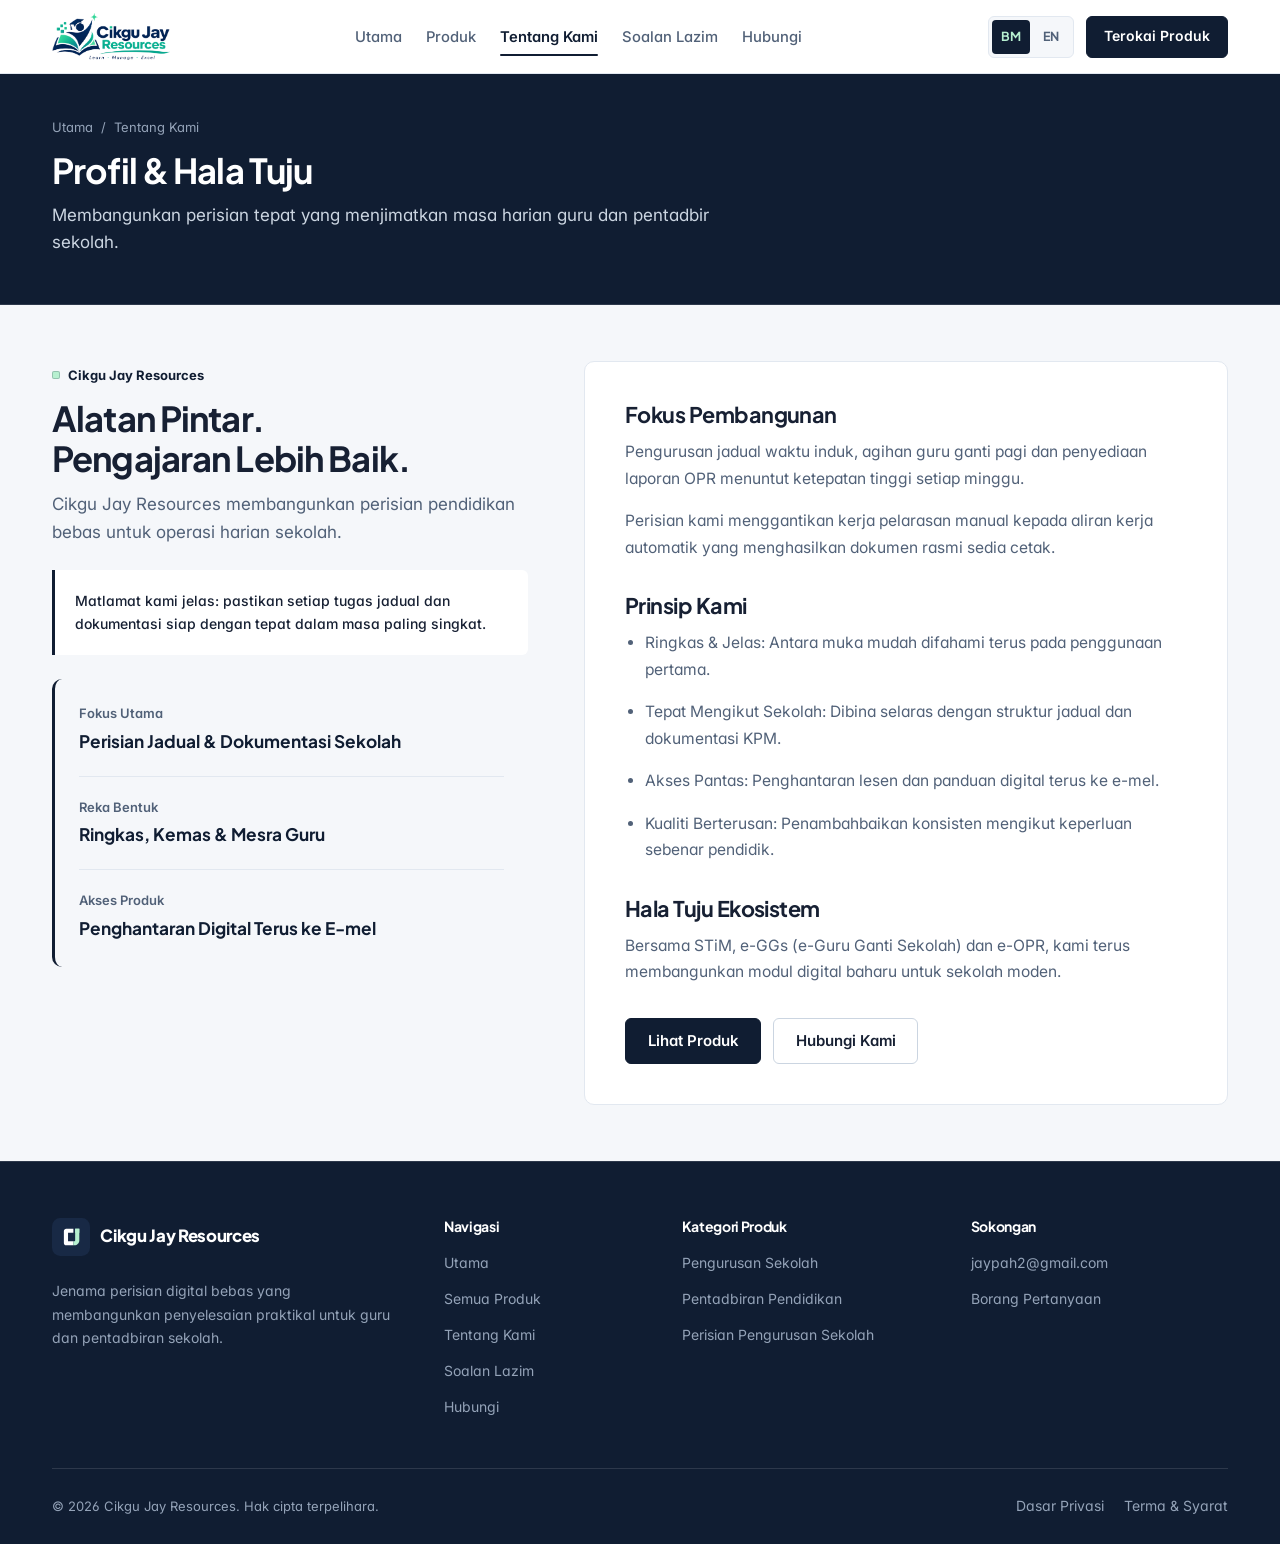
<file: pages/about.html>
<!DOCTYPE html>
<html lang="ms">
<head>
  <meta charset="UTF-8" />
  <meta name="viewport" content="width=device-width, initial-scale=1.0" />
  <title>Tentang Kami — Cikgu Jay Resources</title>
  <meta
    name="description"
    content="Kenali Cikgu Jay Resources, jenama penyelesaian digital bebas yang memfokuskan pembangunan teknologi praktikal untuk pendidik dan sekolah."
  />
  <meta name="robots" content="index, follow" />
  <meta name="theme-color" content="#101D32" />

  <meta property="og:type" content="website" />
  <meta property="og:site_name" content="Cikgu Jay Resources" />
  <meta property="og:title" content="Tentang Kami — Cikgu Jay Resources" />
  <meta property="og:description" content="Kisah, hala tuju dan komitmen Cikgu Jay Resources dalam membangunkan teknologi pendidikan praktikal." />
  <meta property="og:image" content="../assets/images/og-cover.png" />

  <link rel="icon" type="image/png" href="../assets/icons/favicon.png" />
  <link rel="icon" type="image/svg+xml" href="../assets/icons/favicon.svg" />
  <link rel="apple-touch-icon" href="../assets/icons/favicon-192.png" />
  <link rel="preconnect" href="https://fonts.googleapis.com" />
  <link rel="preconnect" href="https://fonts.gstatic.com" crossorigin />
  <link
    href="https://fonts.googleapis.com/css2?family=Inter:wght@400;500;600;700&family=Plus+Jakarta+Sans:wght@600;700;800&display=swap"
    rel="stylesheet"
  />
  <link rel="stylesheet" href="../css/style.css" />
  <link rel="stylesheet" href="../css/responsive.css" />
</head>
<body data-i18n-title="meta.title.about">
  <a href="#main-content" class="skip-link" data-i18n="a11y.skip">Langkau ke kandungan utama</a>

  <header class="site-header" id="site-header">
    <div class="container nav-inner">
      <a href="../index.html" class="brand-logo" aria-label="Cikgu Jay Resources">
        <img src="../assets/images/logo-official.png" alt="Cikgu Jay Resources" class="brand-logo__img" height="48" />
      </a>

      <nav aria-label="Primary navigation">
        <ul class="nav-menu">
          <li><a href="../index.html" class="nav-link" data-i18n="nav.home">Utama</a></li>
          <li><a href="products.html" class="nav-link" data-i18n="nav.products">Produk</a></li>
          <li><a href="about.html" class="nav-link is-active" aria-current="page" data-i18n="nav.about">Tentang Kami</a></li>
          <li><a href="faq.html" class="nav-link" data-i18n="nav.faq">Soalan Lazim</a></li>
          <li><a href="contact.html" class="nav-link" data-i18n="nav.contact">Hubungi</a></li>
        </ul>
      </nav>

      <div class="nav-actions">
        <div class="lang-switcher" role="group" aria-label="Tukar bahasa laman web" data-i18n-aria="nav.langAria">
          <button type="button" class="lang-switcher__btn is-active" data-lang-switch="ms" aria-pressed="true">BM</button>
          <button type="button" class="lang-switcher__btn" data-lang-switch="en" aria-pressed="false">EN</button>
        </div>
        <a href="products.html" class="btn btn--navy btn--sm" data-i18n="nav.explore">Terokai Produk</a>
      </div>

      <div class="nav-mobile-Cluster">
        <div class="lang-switcher" role="group" aria-label="Tukar bahasa laman web" data-i18n-aria="nav.langAria">
          <button type="button" class="lang-switcher__btn is-active" data-lang-switch="ms" aria-pressed="true">BM</button>
          <button type="button" class="lang-switcher__btn" data-lang-switch="en" aria-pressed="false">EN</button>
        </div>
        <button
          type="button"
          class="nav-toggle"
          id="nav-toggle"
          aria-expanded="false"
          aria-controls="mobile-drawer"
          aria-label="Open navigation menu"
        >
          <svg class="nav-toggle__icon-open" width="22" height="22" viewBox="0 0 24 24" fill="none" stroke="currentColor" stroke-width="2" stroke-linecap="round" aria-hidden="true">
            <line x1="3" y1="6" x2="21" y2="6"></line>
            <line x1="3" y1="12" x2="21" y2="12"></line>
            <line x1="3" y1="18" x2="21" y2="18"></line>
          </svg>
          <svg class="nav-toggle__icon-close" width="22" height="22" viewBox="0 0 24 24" fill="none" stroke="currentColor" stroke-width="2" stroke-linecap="round" aria-hidden="true">
            <line x1="18" y1="6" x2="6" y2="18"></line>
            <line x1="6" y1="6" x2="18" y2="18"></line>
          </svg>
        </button>
      </div>
    </div>
  </header>

  <div class="mobile-drawer" id="mobile-drawer" aria-hidden="true">
    <nav aria-label="Mobile navigation">
      <ul class="mobile-nav-list">
        <li><a href="../index.html" class="mobile-nav-link" data-i18n="nav.home">Utama</a></li>
        <li><a href="products.html" class="mobile-nav-link" data-i18n="nav.products">Produk</a></li>
        <li><a href="about.html" class="mobile-nav-link is-active" data-i18n="nav.about">Tentang Kami</a></li>
        <li><a href="faq.html" class="mobile-nav-link" data-i18n="nav.faq">Soalan Lazim</a></li>
        <li><a href="contact.html" class="mobile-nav-link" data-i18n="nav.contact">Hubungi</a></li>
      </ul>
    </nav>
    <div class="mobile-drawer__footer">
      <a href="products.html" class="btn btn--navy btn--full" data-i18n="nav.explore">Terokai Produk</a>
      <p class="mobile-drawer__tagline" data-i18n="nav.tagline">Alatan Pintar. Pengajaran Lebih Baik.</p>
    </div>
  </div>

  <main id="main-content">
    <section class="page-hero dark-context">
      <div class="container">
        <nav class="page-hero__breadcrumb" aria-label="Breadcrumb">
          <a href="../index.html" data-i18n="nav.home">Utama</a>
          <span aria-hidden="true">/</span>
          <span data-i18n="aboutPage.breadcrumb">Tentang Kami</span>
        </nav>
        <h1 class="page-hero__title" data-i18n="aboutPage.title">Kisah &amp; Hala Tuju Kami</h1>
        <p class="page-hero__lead" data-i18n="aboutPage.lead">
          Membangunkan teknologi praktikal yang mengembalikan masa berharga kepada guru dan pentadbir sekolah.
        </p>
      </div>
    </section>

    <section class="content-section">
      <div class="container">
        <div class="why-layout">
          <div class="why-intro">
            <div class="section-index">
              <span class="section-index__dot" aria-hidden="true"></span>
              <span>Cikgu Jay Resources</span>
            </div>
            <h2 class="section-title" data-i18n="aboutPage.intro.title">Alatan Pintar. Pengajaran Lebih Baik.</h2>
            <p class="section-lead" data-i18n="aboutPage.intro.lead">
              Cikgu Jay Resources ialah jenama penyelesaian digital bebas yang memfokuskan pembangunan teknologi praktikal untuk pendidik dan sekolah.
            </p>
            <div class="why-callout">
              <p class="why-callout__text" data-i18n="aboutPage.intro.callout">
                Setiap produk yang kami bangunkan bermula daripada satu persoalan mudah: bagaimana tugasan ini boleh diselesaikan dengan lebih kemas, tepat dan pantas oleh guru?
              </p>
            </div>

            <aside class="story-specs" style="margin-top: var(--space-6);" aria-label="Identiti jenama">
              <div class="story-spec-item">
                <span class="story-spec-item__label" data-i18n="story.pillar1.label">Fokus Utama</span>
                <div class="story-spec-item__val" data-i18n="story.pillar1.val">Perisian Pengurusan &amp; Pentadbiran Pendidikan</div>
              </div>
              <div class="story-spec-item">
                <span class="story-spec-item__label" data-i18n="story.pillar2.label">Pendekatan Reka Bentuk</span>
                <div class="story-spec-item__val" data-i18n="story.pillar2.val">Minimalis, Praktikal &amp; Mesra Pendidik</div>
              </div>
              <div class="story-spec-item">
                <span class="story-spec-item__label" data-i18n="story.pillar3.label">Akses Produk</span>
                <div class="story-spec-item__val" data-i18n="story.pillar3.val">Penghantaran Digital Terus &amp; Pantas</div>
              </div>
            </aside>
          </div>

          <div class="editorial-prose" style="max-width: none;">
            <h2 data-i18n="aboutPage.h1">Mengapa Kami Membangunkan Perisian Ini</h2>
            <p data-i18n="aboutPage.p1">
              Sama ada menyusun jadual guru ganti pada waktu pagi, menyiapkan Laporan Satu Muka Surat (OPR) selepas program sekolah, atau membina jadual waktu induk bebas pertindihan, urusan pentadbiran sekolah menuntut ketepatan dalam tempoh yang singkat.
            </p>
            <p data-i18n="aboutPage.p2">
              Alatan pejabat umum sering menyebabkan guru terpaksa menyemak pertindihan waktu secara manual dan melaras jadual sehingga lewat petang. Sebaliknya, sistem berskala besar sering melibatkan kos tinggi dan menu yang terlalu kompleks.
            </p>

            <h2 data-i18n="aboutPage.h2">Prinsip Pembangunan Kami</h2>
            <ul>
              <li data-i18n="aboutPage.li1">Kejelasan Utama: Antara muka direka tenang, mudah dibaca dan terus difahami tanpa manual latihan yang tebal.</li>
              <li data-i18n="aboutPage.li2">Ketepatan Aliran Kerja: Setiap produk seperti STiM, e-GGs (e-Guru Ganti Sekolah) dan e-OPR selari dengan struktur sebenar pentadbiran sekolah.</li>
              <li data-i18n="aboutPage.li3">Akses Mudah: Penghantaran digital membolehkan guru serta jawatankuasa sekolah memulakan penggunaan dengan cepat.</li>
              <li data-i18n="aboutPage.li4">Penambahbaikan Berterusan: Kami memperhalusi perisian secara konsisten berasaskan keperluan sebenar bilik darjah dan pejabat sekolah.</li>
            </ul>

            <h2 data-i18n="aboutPage.h3">Melangkah Ke Hadapan</h2>
            <p data-i18n="aboutPage.p3">
              Katalog produk kami dibina sebagai ekosistem digital yang terus berkembang. Seiring dengan STiM, e-GGs (e-Guru Ganti Sekolah) dan e-OPR, pelbagai penyelesaian baharu sedang dirangka untuk menyokong warga pendidik.
            </p>

            <div style="margin-top: var(--space-8); display: flex; flex-wrap: wrap; gap: var(--space-3);">
              <a href="products.html" class="btn btn--navy" data-i18n="aboutPage.cta1">Terokai Produk Kami</a>
              <a href="contact.html" class="btn btn--outline" data-i18n="aboutPage.cta2">Hubungi Kami</a>
            </div>
          </div>
        </div>
      </div>
    </section>
  </main>

  <footer class="site-footer dark-context">
    <div class="container">
      <div class="footer-grid">
        <div>
          <a href="../index.html" class="brand-logo brand-logo--light">
            <svg class="brand-logo__mark" viewBox="0 0 64 64" fill="none" aria-hidden="true">
              <rect width="64" height="64" rx="14" fill="#182945"/>
              <path d="M20 22C20 19.7909 21.7909 18 24 18H36V25H27V39H36V46H24C21.7909 46 20 44.2091 20 42V22Z" fill="#FFFFFF"/>
              <path d="M39 18H46V38C46 42.4183 42.4183 46 38 46H36V39H38C38.5523 39 39 38.5523 39 38V18Z" fill="#B7F0D0"/>
              <rect x="39" y="18" width="7" height="7" fill="#B7F0D0"/>
            </svg>
            <span>Cikgu Jay Resources</span>
          </a>
          <p class="footer-brand__desc" data-i18n="footer.desc">
            Platform penyelesaian digital bebas yang menyediakan perisian praktikal, alatan pendidikan dan sumber pentadbiran untuk guru serta sekolah moden.
          </p>
        </div>
        <div>
          <h3 class="footer-col__title" data-i18n="footer.nav">Navigasi</h3>
          <ul class="footer-links">
            <li><a href="../index.html" class="footer-link" data-i18n="nav.home">Utama</a></li>
            <li><a href="products.html" class="footer-link" data-i18n="nav.allProducts">Semua Produk</a></li>
            <li><a href="about.html" class="footer-link" data-i18n="nav.about">Tentang Kami</a></li>
            <li><a href="faq.html" class="footer-link" data-i18n="nav.faq">Soalan Lazim</a></li>
            <li><a href="contact.html" class="footer-link" data-i18n="nav.contact">Hubungi</a></li>
          </ul>
        </div>
        <div>
          <h3 class="footer-col__title" data-i18n="footer.categories">Kategori Produk</h3>
          <ul class="footer-links">
            <li><a href="products.html?category=School+Management" class="footer-link" data-i18n="footer.cat.mgmt">Pengurusan Sekolah</a></li>
            <li><a href="products.html?category=Educational+Administration" class="footer-link" data-i18n="footer.cat.admin">Pentadbiran Pendidikan</a></li>
            <li><a href="products.html?category=School+Management+Software" class="footer-link" data-i18n="footer.cat.software">Perisian Pengurusan Sekolah</a></li>
          </ul>
        </div>
        <div>
          <h3 class="footer-col__title" data-i18n="footer.contact">Hubungi &amp; Sokongan</h3>
          <ul class="footer-links">
            <li><a href="mailto:jaypah2@gmail.com" class="footer-link">jaypah2@gmail.com</a></li>
            <li><a href="contact.html" class="footer-link" data-i18n="footer.inquiry">Hantar Pertanyaan Sokongan</a></li>
          </ul>
        </div>
      </div>
      <div class="footer-bottom">
        <p data-i18n="footer.rights">&copy; 2026 Cikgu Jay Resources. Hak cipta terpelihara. Alatan Pintar. Pengajaran Lebih Baik.</p>
        <div class="footer-legal">
          <a href="privacy.html" class="footer-link" data-i18n="footer.privacy">Dasar Privasi</a>
          <a href="terms.html" class="footer-link" data-i18n="footer.terms">Terma &amp; Syarat</a>
        </div>
      </div>
    </div>
  </footer>

  <script defer src="../js/i18n.js"></script>
  <script defer src="../js/products.js"></script>
  <script defer src="../js/navigation.js"></script>
  <script defer src="../js/main.js"></script>
</body>
</html>
</file>
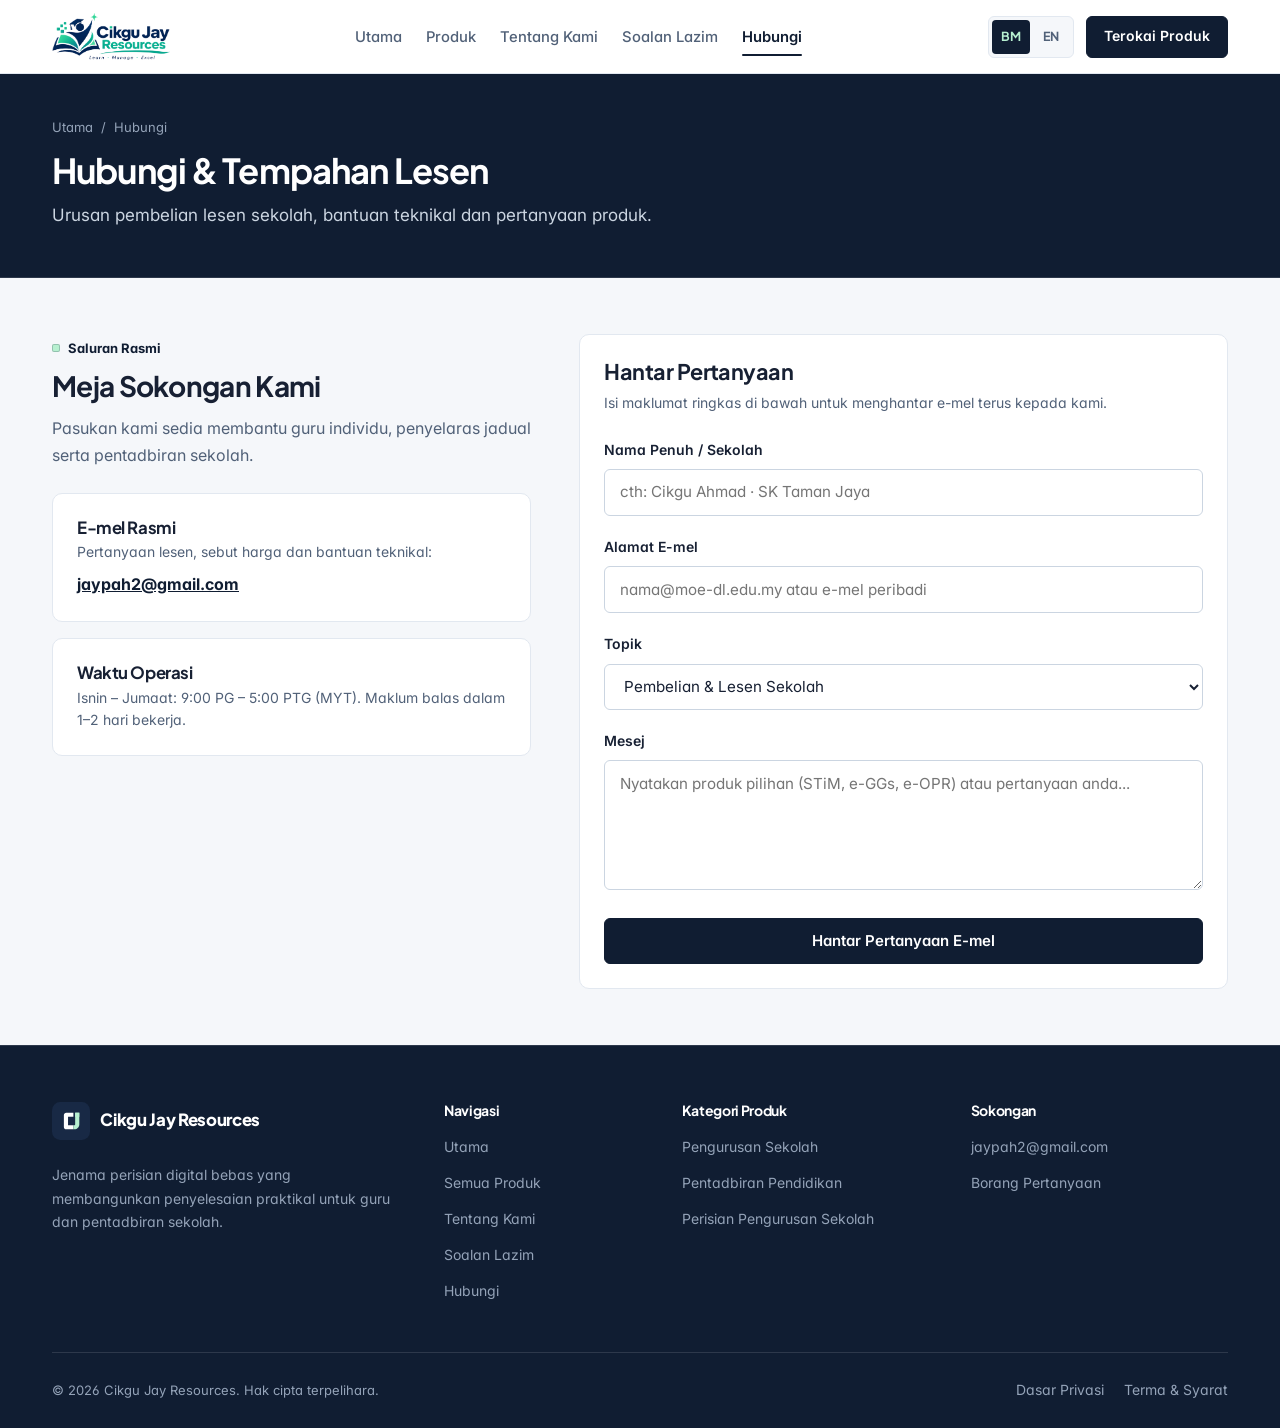
<file: pages/contact.html>
<!DOCTYPE html>
<html lang="ms">
<head>
  <meta charset="UTF-8" />
  <meta name="viewport" content="width=device-width, initial-scale=1.0" />
  <title>Hubungi &amp; Sokongan — Cikgu Jay Resources</title>
  <meta
    name="description"
    content="Hubungi Cikgu Jay Resources untuk pertanyaan pelesenan perisian sekolah, bantuan teknikal atau makluman keluaran produk baharu."
  />
  <meta name="robots" content="index, follow" />
  <meta name="theme-color" content="#101D32" />

  <meta property="og:type" content="website" />
  <meta property="og:site_name" content="Cikgu Jay Resources" />
  <meta property="og:title" content="Hubungi &amp; Sokongan — Cikgu Jay Resources" />
  <meta property="og:description" content="Hubungi kami untuk pelesenan produk, bantuan teknikal atau pertanyaan sekolah." />
  <meta property="og:image" content="../assets/images/og-cover.png" />

  <link rel="icon" type="image/png" href="../assets/icons/favicon.png" />
  <link rel="icon" type="image/svg+xml" href="../assets/icons/favicon.svg" />
  <link rel="apple-touch-icon" href="../assets/icons/favicon-192.png" />
  <link rel="preconnect" href="https://fonts.googleapis.com" />
  <link rel="preconnect" href="https://fonts.gstatic.com" crossorigin />
  <link
    href="https://fonts.googleapis.com/css2?family=Inter:wght@400;500;600;700&family=Plus+Jakarta+Sans:wght@600;700;800&display=swap"
    rel="stylesheet"
  />
  <link rel="stylesheet" href="../css/style.css" />
  <link rel="stylesheet" href="../css/responsive.css" />
</head>
<body data-i18n-title="meta.title.contact">
  <a href="#main-content" class="skip-link" data-i18n="a11y.skip">Langkau ke kandungan utama</a>

  <header class="site-header" id="site-header">
    <div class="container nav-inner">
      <a href="../index.html" class="brand-logo" aria-label="Cikgu Jay Resources">
        <img src="../assets/images/logo-official.png" alt="Cikgu Jay Resources" class="brand-logo__img" height="48" />
      </a>

      <nav aria-label="Primary navigation">
        <ul class="nav-menu">
          <li><a href="../index.html" class="nav-link" data-i18n="nav.home">Utama</a></li>
          <li><a href="products.html" class="nav-link" data-i18n="nav.products">Produk</a></li>
          <li><a href="about.html" class="nav-link" data-i18n="nav.about">Tentang Kami</a></li>
          <li><a href="faq.html" class="nav-link" data-i18n="nav.faq">Soalan Lazim</a></li>
          <li><a href="contact.html" class="nav-link is-active" aria-current="page" data-i18n="nav.contact">Hubungi</a></li>
        </ul>
      </nav>

      <div class="nav-actions">
        <div class="lang-switcher" role="group" aria-label="Tukar bahasa laman web" data-i18n-aria="nav.langAria">
          <button type="button" class="lang-switcher__btn is-active" data-lang-switch="ms" aria-pressed="true">BM</button>
          <button type="button" class="lang-switcher__btn" data-lang-switch="en" aria-pressed="false">EN</button>
        </div>
        <a href="products.html" class="btn btn--navy btn--sm" data-i18n="nav.explore">Terokai Produk</a>
      </div>

      <div class="nav-mobile-Cluster">
        <div class="lang-switcher" role="group" aria-label="Tukar bahasa laman web" data-i18n-aria="nav.langAria">
          <button type="button" class="lang-switcher__btn is-active" data-lang-switch="ms" aria-pressed="true">BM</button>
          <button type="button" class="lang-switcher__btn" data-lang-switch="en" aria-pressed="false">EN</button>
        </div>
        <button
          type="button"
          class="nav-toggle"
          id="nav-toggle"
          aria-expanded="false"
          aria-controls="mobile-drawer"
          aria-label="Open navigation menu"
        >
          <svg class="nav-toggle__icon-open" width="22" height="22" viewBox="0 0 24 24" fill="none" stroke="currentColor" stroke-width="2" stroke-linecap="round" aria-hidden="true">
            <line x1="3" y1="6" x2="21" y2="6"></line>
            <line x1="3" y1="12" x2="21" y2="12"></line>
            <line x1="3" y1="18" x2="21" y2="18"></line>
          </svg>
          <svg class="nav-toggle__icon-close" width="22" height="22" viewBox="0 0 24 24" fill="none" stroke="currentColor" stroke-width="2" stroke-linecap="round" aria-hidden="true">
            <line x1="18" y1="6" x2="6" y2="18"></line>
            <line x1="6" y1="6" x2="18" y2="18"></line>
          </svg>
        </button>
      </div>
    </div>
  </header>

  <div class="mobile-drawer" id="mobile-drawer" aria-hidden="true">
    <nav aria-label="Mobile navigation">
      <ul class="mobile-nav-list">
        <li><a href="../index.html" class="mobile-nav-link" data-i18n="nav.home">Utama</a></li>
        <li><a href="products.html" class="mobile-nav-link" data-i18n="nav.products">Produk</a></li>
        <li><a href="about.html" class="mobile-nav-link" data-i18n="nav.about">Tentang Kami</a></li>
        <li><a href="faq.html" class="mobile-nav-link" data-i18n="nav.faq">Soalan Lazim</a></li>
        <li><a href="contact.html" class="mobile-nav-link is-active" data-i18n="nav.contact">Hubungi</a></li>
      </ul>
    </nav>
    <div class="mobile-drawer__footer">
      <a href="products.html" class="btn btn--navy btn--full" data-i18n="nav.explore">Terokai Produk</a>
      <p class="mobile-drawer__tagline" data-i18n="nav.tagline">Alatan Pintar. Pengajaran Lebih Baik.</p>
    </div>
  </div>

  <main id="main-content">
    <section class="page-hero dark-context">
      <div class="container">
        <nav class="page-hero__breadcrumb" aria-label="Breadcrumb">
          <a href="../index.html" data-i18n="nav.home">Utama</a>
          <span aria-hidden="true">/</span>
          <span data-i18n="contactPage.breadcrumb">Hubungi</span>
        </nav>
        <h1 class="page-hero__title" data-i18n="contactPage.title">Hubungi &amp; Sokongan Pelesenan</h1>
        <p class="page-hero__lead" data-i18n="contactPage.lead">
          Hubungi kami untuk pelesenan perisian sekolah, bantuan teknikal atau makluman keluaran produk baharu.
        </p>
      </div>
    </section>

    <section class="content-section">
      <div class="container contact-grid">
        <div>
          <div class="section-index">
            <span class="section-index__dot" aria-hidden="true"></span>
            <span data-i18n="contactPage.left.index">Saluran Terus</span>
          </div>
          <h2 class="section-title" style="font-size: 1.75rem;" data-i18n="contactPage.left.title">Bagaimana Kami Boleh Membantu</h2>
          <p style="color: var(--color-text-muted); margin-bottom: var(--space-6); line-height: 1.68;" data-i18n="contactPage.left.desc">
            Sama ada anda seorang guru yang ingin memudahkan pelaporan harian atau pentadbir kanan yang menilai sistem jadual untuk sekolah, pasukan kami sedia membantu dengan jelas.
          </p>

          <div class="contact-card" style="margin-bottom: var(--space-4);">
            <h3 style="font-size: 1.05rem; margin-bottom: 4px;" data-i18n="contactPage.emailCard.title">Meja Bantuan E-mel</h3>
            <p style="font-size: var(--text-sm); color: var(--color-text-muted); margin-bottom: var(--space-2);" data-i18n="contactPage.emailCard.desc">
              Untuk bantuan teknikal, akses semula lesen dan pertanyaan institusi:
            </p>
            <a href="mailto:jaypah2@gmail.com" style="font-weight: 700; color: var(--color-primary); text-decoration: underline;">
              jaypah2@gmail.com
            </a>
          </div>

          <div class="contact-card">
            <h3 style="font-size: 1.05rem; margin-bottom: 4px;" data-i18n="contactPage.hoursCard.title">Waktu Operasi</h3>
            <p style="font-size: var(--text-sm); color: var(--color-text-muted);" data-i18n="contactPage.hoursCard.desc">
              Isnin – Jumaat: 9:00 PG – 5:00 PTG (MYT). Maklum balas lazimnya dihantar dalam tempoh 1–2 hari bekerja.
            </p>
          </div>
        </div>

        <div class="contact-card">
          <h2 style="font-size: 1.35rem; margin-bottom: var(--space-2);" data-i18n="contactPage.form.title">Hantar Pertanyaan</h2>
          <p style="font-size: var(--text-sm); color: var(--color-text-muted); margin-bottom: var(--space-6);" data-i18n="contactPage.form.desc">
            Lengkapkan ruangan di bawah untuk menyediakan dan menghantar e-mel terus ke meja sokongan kami.
          </p>

          <form id="cjr-contact-form">
            <div class="form-group">
              <label for="inquiry-name" class="form-label" data-i18n="contactPage.form.name">Nama Penuh / Wakil Sekolah</label>
              <input
                type="text"
                id="inquiry-name"
                name="name"
                autocomplete="name"
                class="form-control"
                placeholder="cth: Cikgu Ahmad bin Ismail"
                data-i18n-placeholder="contactPage.form.namePh"
                required
              />
            </div>

            <div class="form-group">
              <label for="inquiry-email" class="form-label" data-i18n="contactPage.form.email">Alamat E-mel</label>
              <input
                type="email"
                id="inquiry-email"
                name="email"
                autocomplete="email"
                class="form-control"
                placeholder="nama@moe-dl.edu.my atau e-mel peribadi"
                data-i18n-placeholder="contactPage.form.emailPh"
                required
              />
            </div>

            <div class="form-group">
              <label for="inquiry-topic" class="form-label" data-i18n="contactPage.form.topic">Topik Pertanyaan</label>
              <select id="inquiry-topic" name="topic" class="form-control">
                <option value="licensing" data-i18n="contactPage.form.optLicensing">Pembelian Produk &amp; Pelesenan Sekolah</option>
                <option value="support" data-i18n="contactPage.form.optSupport">Sokongan Teknikal &amp; Akses Semula Lesen</option>
                <option value="upcoming" data-i18n="contactPage.form.optUpcoming">Maklumkan Keluaran Produk Akan Datang</option>
                <option value="general" data-i18n="contactPage.form.optGeneral">Pertanyaan Umum</option>
              </select>
            </div>

            <div class="form-group">
              <label for="inquiry-message" class="form-label" data-i18n="contactPage.form.message">Butiran Mesej</label>
              <textarea
                id="inquiry-message"
                name="message"
                class="form-control"
                placeholder="Nyatakan produk yang ingin ditanya (STiM, e-GGs, e-OPR) atau bagaimana kami boleh membantu..."
                data-i18n-placeholder="contactPage.form.messagePh"
                required
              ></textarea>
            </div>

            <button type="submit" class="btn btn--navy btn--full" data-i18n="contactPage.form.submit">Sediakan &amp; Hantar Pertanyaan E-mel</button>

            <div id="contact-form-feedback" class="form-feedback" role="status" aria-live="polite"></div>
          </form>
        </div>
      </div>
    </section>
  </main>

  <footer class="site-footer dark-context">
    <div class="container">
      <div class="footer-grid">
        <div>
          <a href="../index.html" class="brand-logo brand-logo--light">
            <svg class="brand-logo__mark" viewBox="0 0 64 64" fill="none" aria-hidden="true">
              <rect width="64" height="64" rx="14" fill="#182945"/>
              <path d="M20 22C20 19.7909 21.7909 18 24 18H36V25H27V39H36V46H24C21.7909 46 20 44.2091 20 42V22Z" fill="#FFFFFF"/>
              <path d="M39 18H46V38C46 42.4183 42.4183 46 38 46H36V39H38C38.5523 39 39 38.5523 39 38V18Z" fill="#B7F0D0"/>
              <rect x="39" y="18" width="7" height="7" fill="#B7F0D0"/>
            </svg>
            <span>Cikgu Jay Resources</span>
          </a>
          <p class="footer-brand__desc" data-i18n="footer.desc">
            Platform penyelesaian digital bebas yang menyediakan perisian praktikal, alatan pendidikan dan sumber pentadbiran untuk guru serta sekolah moden.
          </p>
        </div>
        <div>
          <h3 class="footer-col__title" data-i18n="footer.nav">Navigasi</h3>
          <ul class="footer-links">
            <li><a href="../index.html" class="footer-link" data-i18n="nav.home">Utama</a></li>
            <li><a href="products.html" class="footer-link" data-i18n="nav.allProducts">Semua Produk</a></li>
            <li><a href="about.html" class="footer-link" data-i18n="nav.about">Tentang Kami</a></li>
            <li><a href="faq.html" class="footer-link" data-i18n="nav.faq">Soalan Lazim</a></li>
            <li><a href="contact.html" class="footer-link" data-i18n="nav.contact">Hubungi</a></li>
          </ul>
        </div>
        <div>
          <h3 class="footer-col__title" data-i18n="footer.categories">Kategori Produk</h3>
          <ul class="footer-links">
            <li><a href="products.html?category=School+Management" class="footer-link" data-i18n="footer.cat.mgmt">Pengurusan Sekolah</a></li>
            <li><a href="products.html?category=Educational+Administration" class="footer-link" data-i18n="footer.cat.admin">Pentadbiran Pendidikan</a></li>
            <li><a href="products.html?category=School+Management+Software" class="footer-link" data-i18n="footer.cat.software">Perisian Pengurusan Sekolah</a></li>
          </ul>
        </div>
        <div>
          <h3 class="footer-col__title" data-i18n="footer.contact">Hubungi &amp; Sokongan</h3>
          <ul class="footer-links">
            <li><a href="mailto:jaypah2@gmail.com" class="footer-link">jaypah2@gmail.com</a></li>
            <li><a href="contact.html" class="footer-link" data-i18n="footer.inquiry">Hantar Pertanyaan Sokongan</a></li>
          </ul>
        </div>
      </div>
      <div class="footer-bottom">
        <p data-i18n="footer.rights">&copy; 2026 Cikgu Jay Resources. Hak cipta terpelihara. Alatan Pintar. Pengajaran Lebih Baik.</p>
        <div class="footer-legal">
          <a href="privacy.html" class="footer-link" data-i18n="footer.privacy">Dasar Privasi</a>
          <a href="terms.html" class="footer-link" data-i18n="footer.terms">Terma &amp; Syarat</a>
        </div>
      </div>
    </div>
  </footer>

  <script defer src="../js/i18n.js"></script>
  <script defer src="../js/products.js"></script>
  <script defer src="../js/navigation.js"></script>
  <script defer src="../js/main.js"></script>
</body>
</html>
</file>
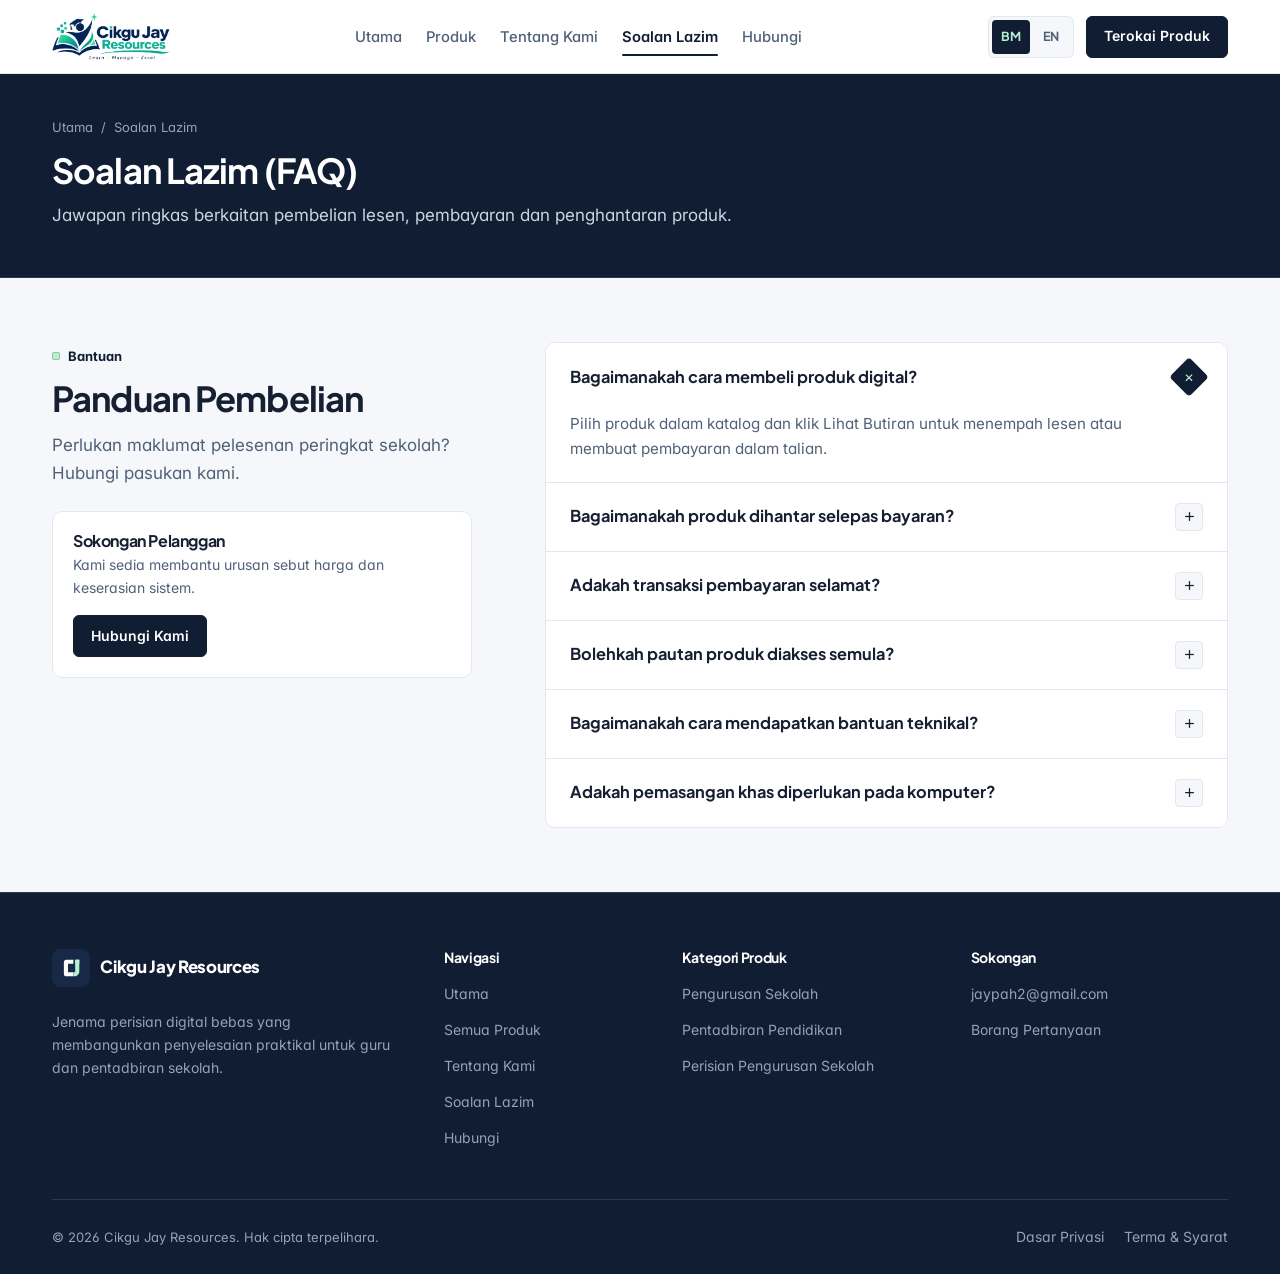
<file: pages/faq.html>
<!DOCTYPE html>
<html lang="ms">
<head>
  <meta charset="UTF-8" />
  <meta name="viewport" content="width=device-width, initial-scale=1.0" />
  <title>Soalan Lazim (FAQ) — Cikgu Jay Resources</title>
  <meta
    name="description"
    content="Jawapan kepada soalan lazim mengenai pembelian lesen, penghantaran digital, keselamatan pembayaran, akses semula produk dan sokongan teknikal Cikgu Jay Resources."
  />
  <meta name="robots" content="index, follow" />
  <meta name="theme-color" content="#101D32" />

  <meta property="og:type" content="website" />
  <meta property="og:site_name" content="Cikgu Jay Resources" />
  <meta property="og:title" content="Soalan Lazim (FAQ) — Cikgu Jay Resources" />
  <meta property="og:description" content="Maklumat lengkap berkaitan pelesenan produk, keselamatan pembayaran dan penghantaran akses digital." />
  <meta property="og:image" content="../assets/images/og-cover.png" />

  <link rel="icon" type="image/png" href="../assets/icons/favicon.png" />
  <link rel="icon" type="image/svg+xml" href="../assets/icons/favicon.svg" />
  <link rel="apple-touch-icon" href="../assets/icons/favicon-192.png" />
  <link rel="preconnect" href="https://fonts.googleapis.com" />
  <link rel="preconnect" href="https://fonts.gstatic.com" crossorigin />
  <link
    href="https://fonts.googleapis.com/css2?family=Inter:wght@400;500;600;700&family=Plus+Jakarta+Sans:wght@600;700;800&display=swap"
    rel="stylesheet"
  />
  <link rel="stylesheet" href="../css/style.css" />
  <link rel="stylesheet" href="../css/responsive.css" />
</head>
<body data-i18n-title="meta.title.faq">
  <a href="#main-content" class="skip-link" data-i18n="a11y.skip">Langkau ke kandungan utama</a>

  <header class="site-header" id="site-header">
    <div class="container nav-inner">
      <a href="../index.html" class="brand-logo" aria-label="Cikgu Jay Resources">
        <img src="../assets/images/logo-official.png" alt="Cikgu Jay Resources" class="brand-logo__img" height="48" />
      </a>

      <nav aria-label="Primary navigation">
        <ul class="nav-menu">
          <li><a href="../index.html" class="nav-link" data-i18n="nav.home">Utama</a></li>
          <li><a href="products.html" class="nav-link" data-i18n="nav.products">Produk</a></li>
          <li><a href="about.html" class="nav-link" data-i18n="nav.about">Tentang Kami</a></li>
          <li><a href="faq.html" class="nav-link is-active" aria-current="page" data-i18n="nav.faq">Soalan Lazim</a></li>
          <li><a href="contact.html" class="nav-link" data-i18n="nav.contact">Hubungi</a></li>
        </ul>
      </nav>

      <div class="nav-actions">
        <div class="lang-switcher" role="group" aria-label="Tukar bahasa laman web" data-i18n-aria="nav.langAria">
          <button type="button" class="lang-switcher__btn is-active" data-lang-switch="ms" aria-pressed="true">BM</button>
          <button type="button" class="lang-switcher__btn" data-lang-switch="en" aria-pressed="false">EN</button>
        </div>
        <a href="products.html" class="btn btn--navy btn--sm" data-i18n="nav.explore">Terokai Produk</a>
      </div>

      <div class="nav-mobile-Cluster">
        <div class="lang-switcher" role="group" aria-label="Tukar bahasa laman web" data-i18n-aria="nav.langAria">
          <button type="button" class="lang-switcher__btn is-active" data-lang-switch="ms" aria-pressed="true">BM</button>
          <button type="button" class="lang-switcher__btn" data-lang-switch="en" aria-pressed="false">EN</button>
        </div>
        <button
          type="button"
          class="nav-toggle"
          id="nav-toggle"
          aria-expanded="false"
          aria-controls="mobile-drawer"
          aria-label="Open navigation menu"
        >
          <svg class="nav-toggle__icon-open" width="22" height="22" viewBox="0 0 24 24" fill="none" stroke="currentColor" stroke-width="2" stroke-linecap="round" aria-hidden="true">
            <line x1="3" y1="6" x2="21" y2="6"></line>
            <line x1="3" y1="12" x2="21" y2="12"></line>
            <line x1="3" y1="18" x2="21" y2="18"></line>
          </svg>
          <svg class="nav-toggle__icon-close" width="22" height="22" viewBox="0 0 24 24" fill="none" stroke="currentColor" stroke-width="2" stroke-linecap="round" aria-hidden="true">
            <line x1="18" y1="6" x2="6" y2="18"></line>
            <line x1="6" y1="6" x2="18" y2="18"></line>
          </svg>
        </button>
      </div>
    </div>
  </header>

  <div class="mobile-drawer" id="mobile-drawer" aria-hidden="true">
    <nav aria-label="Mobile navigation">
      <ul class="mobile-nav-list">
        <li><a href="../index.html" class="mobile-nav-link" data-i18n="nav.home">Utama</a></li>
        <li><a href="products.html" class="mobile-nav-link" data-i18n="nav.products">Produk</a></li>
        <li><a href="about.html" class="mobile-nav-link" data-i18n="nav.about">Tentang Kami</a></li>
        <li><a href="faq.html" class="mobile-nav-link is-active" data-i18n="nav.faq">Soalan Lazim</a></li>
        <li><a href="contact.html" class="mobile-nav-link" data-i18n="nav.contact">Hubungi</a></li>
      </ul>
    </nav>
    <div class="mobile-drawer__footer">
      <a href="products.html" class="btn btn--navy btn--full" data-i18n="nav.explore">Terokai Produk</a>
      <p class="mobile-drawer__tagline" data-i18n="nav.tagline">Alatan Pintar. Pengajaran Lebih Baik.</p>
    </div>
  </div>

  <main id="main-content">
    <section class="page-hero dark-context">
      <div class="container">
        <nav class="page-hero__breadcrumb" aria-label="Breadcrumb">
          <a href="../index.html" data-i18n="nav.home">Utama</a>
          <span aria-hidden="true">/</span>
          <span data-i18n="nav.faq">Soalan Lazim</span>
        </nav>
        <h1 class="page-hero__title" data-i18n="faqPage.title">Soalan Lazim (FAQ)</h1>
        <p class="page-hero__lead" data-i18n="faqPage.lead">
          Jawapan jelas mengenai pembelian, keselamatan pembayaran, penghantaran akses digital dan sokongan teknikal.
        </p>
      </div>
    </section>

    <section class="faq-section">
      <div class="container faq-layout">
        <div class="faq-sidebar">
          <div class="section-index">
            <span class="section-index__dot" aria-hidden="true"></span>
            <span data-i18n="faqPage.side.index">Pusat Bantuan</span>
          </div>
          <h2 class="section-title" data-i18n="faqPage.side.title">Panduan Pembelian &amp; Sokongan</h2>
          <p class="section-lead" data-i18n="faqPage.side.lead">
            Tidak menemui maklumat khusus untuk jawatankuasa atau pentadbiran sekolah anda? Hubungi kami secara terus.
          </p>
          <div class="faq-support-box">
            <h3 class="faq-support-box__title" data-i18n="faqPage.side.boxTitle">Bantuan Terus Warga Pendidik</h3>
            <p class="faq-support-box__desc" data-i18n="faqPage.side.boxDesc">
              Hantarkan pertanyaan anda berkaitan pelesenan sekolah atau keserasian produk.
            </p>
            <a href="contact.html" class="btn btn--navy btn--sm" data-i18n="faq.support.cta">Hubungi Sokongan</a>
          </div>
        </div>

        <div class="faq-accordion">
          <div class="faq-item">
            <button type="button" class="faq-trigger" aria-expanded="true" aria-controls="pfaq-1" id="pfaq-btn-1">
              <span data-i18n="faq.q1">Bagaimanakah cara membeli produk digital?</span>
              <span class="faq-trigger__icon" aria-hidden="true">
                <svg viewBox="0 0 24 24" fill="none" stroke="currentColor" stroke-width="2"><line x1="12" y1="5" x2="12" y2="19"></line><line x1="5" y1="12" x2="19" y2="12"></line></svg>
              </span>
            </button>
            <div id="pfaq-1" role="region" aria-labelledby="pfaq-btn-1" class="faq-panel is-open">
              <div class="faq-panel__inner">
                <p class="faq-panel__content" data-i18n="faq.a1">
                  Pilih mana-mana produk yang tersedia dalam katalog kami dan klik Lihat Butiran untuk meneliti spesifikasi penuh. Apabila gerbang pembayaran dalam talian diaktifkan bagi produk tersebut, anda boleh terus membuat pembayaran; anda juga boleh menghubungi kami untuk pertanyaan pelesenan sekolah.
                </p>
              </div>
            </div>
          </div>

          <div class="faq-item">
            <button type="button" class="faq-trigger" aria-expanded="false" aria-controls="pfaq-2" id="pfaq-btn-2">
              <span data-i18n="faq.q2">Bagaimanakah saya akan menerima produk yang dibeli?</span>
              <span class="faq-trigger__icon" aria-hidden="true">
                <svg viewBox="0 0 24 24" fill="none" stroke="currentColor" stroke-width="2"><line x1="12" y1="5" x2="12" y2="19"></line><line x1="5" y1="12" x2="19" y2="12"></line></svg>
              </span>
            </button>
            <div id="pfaq-2" role="region" aria-labelledby="pfaq-btn-2" class="faq-panel">
              <div class="faq-panel__inner">
                <p class="faq-panel__content" data-i18n="faq.a2">
                  Semua produk adalah 100% digital. Sebaik sahaja pembayaran disahkan, pautan akses perisian, maklumat lesen dan panduan permulaan akan dihantar terus ke alamat e-mel yang didaftarkan.
                </p>
              </div>
            </div>
          </div>

          <div class="faq-item">
            <button type="button" class="faq-trigger" aria-expanded="false" aria-controls="pfaq-3" id="pfaq-btn-3">
              <span data-i18n="faq.q3">Adakah pembayaran dalam talian selamat?</span>
              <span class="faq-trigger__icon" aria-hidden="true">
                <svg viewBox="0 0 24 24" fill="none" stroke="currentColor" stroke-width="2"><line x1="12" y1="5" x2="12" y2="19"></line><line x1="5" y1="12" x2="19" y2="12"></line></svg>
              </span>
            </button>
            <div id="pfaq-3" role="region" aria-labelledby="pfaq-btn-3" class="faq-panel">
              <div class="faq-panel__inner">
                <p class="faq-panel__content" data-i18n="faq.a3">
                  Ya. Seni bina pembayaran laman ini disediakan untuk gerbang pembayaran Malaysia yang dipercayai seperti Billplz / BCL, ToyyibPay dan CHIP melalui sambungan FPX serta kad yang disulitkan. Kami tidak menyimpan maklumat perbankan anda di laman web ini.
                </p>
              </div>
            </div>
          </div>

          <div class="faq-item">
            <button type="button" class="faq-trigger" aria-expanded="false" aria-controls="pfaq-4" id="pfaq-btn-4">
              <span data-i18n="faq.q4">Bolehkah saya mengakses semula produk yang telah dibeli?</span>
              <span class="faq-trigger__icon" aria-hidden="true">
                <svg viewBox="0 0 24 24" fill="none" stroke="currentColor" stroke-width="2"><line x1="12" y1="5" x2="12" y2="19"></line><line x1="5" y1="12" x2="19" y2="12"></line></svg>
              </span>
            </button>
            <div id="pfaq-4" role="region" aria-labelledby="pfaq-btn-4" class="faq-panel">
              <div class="faq-panel__inner">
                <p class="faq-panel__content" data-i18n="faq.a4">
                  Ya. Simpan e-mel pengesahan anda untuk mengakses pautan produk dan panduan pada bila-bila masa. Sekiranya e-mel tersebut tercicir, hubungi sokongan kami menggunakan e-mel berdaftar berserta bukti pembelian untuk penghantaran semula.
                </p>
              </div>
            </div>
          </div>

          <div class="faq-item">
            <button type="button" class="faq-trigger" aria-expanded="false" aria-controls="pfaq-5" id="pfaq-btn-5">
              <span data-i18n="faq.q5">Bagaimanakah cara mendapatkan bantuan teknikal?</span>
              <span class="faq-trigger__icon" aria-hidden="true">
                <svg viewBox="0 0 24 24" fill="none" stroke="currentColor" stroke-width="2"><line x1="12" y1="5" x2="12" y2="19"></line><line x1="5" y1="12" x2="19" y2="12"></line></svg>
              </span>
            </button>
            <div id="pfaq-5" role="region" aria-labelledby="pfaq-btn-5" class="faq-panel">
              <div class="faq-panel__inner">
                <p class="faq-panel__content" data-i18n="faq.a5">
                  Kunjungi halaman Hubungi atau e-mel terus ke meja bantuan kami dengan menyatakan nama produk serta penerangan ringkas isu yang dihadapi. Kami membantu guru individu mahupun penyelaras sistem sekolah.
                </p>
              </div>
            </div>
          </div>

          <div class="faq-item">
            <button type="button" class="faq-trigger" aria-expanded="false" aria-controls="pfaq-6" id="pfaq-btn-6">
              <span data-i18n="faq.q6">Adakah saya perlu memasang perisian khas pada komputer sekolah?</span>
              <span class="faq-trigger__icon" aria-hidden="true">
                <svg viewBox="0 0 24 24" fill="none" stroke="currentColor" stroke-width="2"><line x1="12" y1="5" x2="12" y2="19"></line><line x1="5" y1="12" x2="19" y2="12"></line></svg>
              </span>
            </button>
            <div id="pfaq-6" role="region" aria-labelledby="pfaq-btn-6" class="faq-panel">
              <div class="faq-panel__inner">
                <p class="faq-panel__content" data-i18n="faq.a6">
                  Penyelesaian kami direka untuk pelayar web moden pada komputer riba, komputer meja dan tablet supaya guru serta pentadbir boleh mula bekerja tanpa pemasangan IT tempatan yang rumit.
                </p>
              </div>
            </div>
          </div>
        </div>
      </div>
    </section>
  </main>

  <footer class="site-footer dark-context">
    <div class="container">
      <div class="footer-grid">
        <div>
          <a href="../index.html" class="brand-logo brand-logo--light">
            <svg class="brand-logo__mark" viewBox="0 0 64 64" fill="none" aria-hidden="true">
              <rect width="64" height="64" rx="14" fill="#182945"/>
              <path d="M20 22C20 19.7909 21.7909 18 24 18H36V25H27V39H36V46H24C21.7909 46 20 44.2091 20 42V22Z" fill="#FFFFFF"/>
              <path d="M39 18H46V38C46 42.4183 42.4183 46 38 46H36V39H38C38.5523 39 39 38.5523 39 38V18Z" fill="#B7F0D0"/>
              <rect x="39" y="18" width="7" height="7" fill="#B7F0D0"/>
            </svg>
            <span>Cikgu Jay Resources</span>
          </a>
          <p class="footer-brand__desc" data-i18n="footer.desc">
            Platform penyelesaian digital bebas yang menyediakan perisian praktikal, alatan pendidikan dan sumber pentadbiran untuk guru serta sekolah moden.
          </p>
        </div>
        <div>
          <h3 class="footer-col__title" data-i18n="footer.nav">Navigasi</h3>
          <ul class="footer-links">
            <li><a href="../index.html" class="footer-link" data-i18n="nav.home">Utama</a></li>
            <li><a href="products.html" class="footer-link" data-i18n="nav.allProducts">Semua Produk</a></li>
            <li><a href="about.html" class="footer-link" data-i18n="nav.about">Tentang Kami</a></li>
            <li><a href="faq.html" class="footer-link" data-i18n="nav.faq">Soalan Lazim</a></li>
            <li><a href="contact.html" class="footer-link" data-i18n="nav.contact">Hubungi</a></li>
          </ul>
        </div>
        <div>
          <h3 class="footer-col__title" data-i18n="footer.categories">Kategori Produk</h3>
          <ul class="footer-links">
            <li><a href="products.html?category=School+Management" class="footer-link" data-i18n="footer.cat.mgmt">Pengurusan Sekolah</a></li>
            <li><a href="products.html?category=Educational+Administration" class="footer-link" data-i18n="footer.cat.admin">Pentadbiran Pendidikan</a></li>
            <li><a href="products.html?category=School+Management+Software" class="footer-link" data-i18n="footer.cat.software">Perisian Pengurusan Sekolah</a></li>
          </ul>
        </div>
        <div>
          <h3 class="footer-col__title" data-i18n="footer.contact">Hubungi &amp; Sokongan</h3>
          <ul class="footer-links">
            <li><a href="mailto:jaypah2@gmail.com" class="footer-link">jaypah2@gmail.com</a></li>
            <li><a href="contact.html" class="footer-link" data-i18n="footer.inquiry">Hantar Pertanyaan Sokongan</a></li>
          </ul>
        </div>
      </div>
      <div class="footer-bottom">
        <p data-i18n="footer.rights">&copy; 2026 Cikgu Jay Resources. Hak cipta terpelihara. Alatan Pintar. Pengajaran Lebih Baik.</p>
        <div class="footer-legal">
          <a href="privacy.html" class="footer-link" data-i18n="footer.privacy">Dasar Privasi</a>
          <a href="terms.html" class="footer-link" data-i18n="footer.terms">Terma &amp; Syarat</a>
        </div>
      </div>
    </div>
  </footer>

  <script defer src="../js/i18n.js"></script>
  <script defer src="../js/products.js"></script>
  <script defer src="../js/navigation.js"></script>
  <script defer src="../js/main.js"></script>
</body>
</html>
</file>
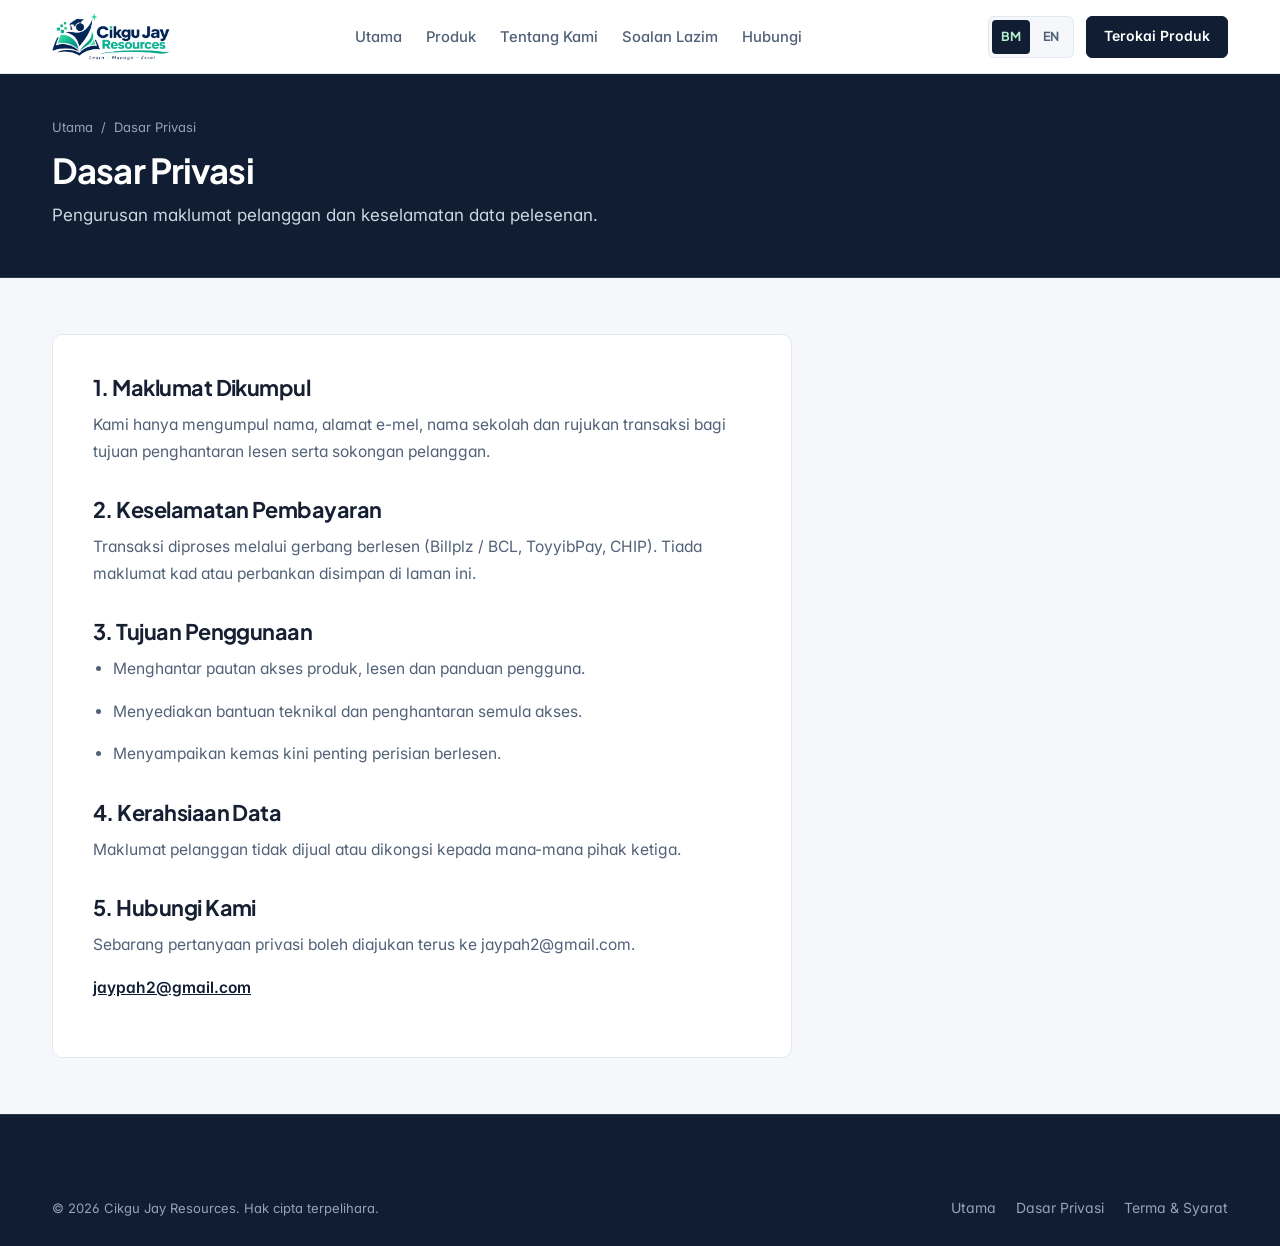
<file: pages/privacy.html>
<!DOCTYPE html>
<html lang="ms">
<head>
  <meta charset="UTF-8" />
  <meta name="viewport" content="width=device-width, initial-scale=1.0" />
  <title>Dasar Privasi — Cikgu Jay Resources</title>
  <meta name="description" content="Dasar Privasi platform penyelesaian digital dan perisian pendidikan Cikgu Jay Resources." />
  <meta name="robots" content="index, follow" />
  <meta name="theme-color" content="#101D32" />
  <link rel="icon" type="image/png" href="../assets/icons/favicon.png" />
  <link rel="icon" type="image/svg+xml" href="../assets/icons/favicon.svg" />
  <link rel="apple-touch-icon" href="../assets/icons/favicon-192.png" />
  <link rel="preconnect" href="https://fonts.googleapis.com" />
  <link rel="preconnect" href="https://fonts.gstatic.com" crossorigin />
  <link href="https://fonts.googleapis.com/css2?family=Inter:wght@400;500;600;700&family=Plus+Jakarta+Sans:wght@600;700;800&display=swap" rel="stylesheet" />
  <link rel="stylesheet" href="../css/style.css" />
  <link rel="stylesheet" href="../css/responsive.css" />
</head>
<body data-i18n-title="meta.title.privacy">
  <a href="#main-content" class="skip-link" data-i18n="a11y.skip">Langkau ke kandungan utama</a>

  <header class="site-header" id="site-header">
    <div class="container nav-inner">
      <a href="../index.html" class="brand-logo" aria-label="Cikgu Jay Resources">
        <img src="../assets/images/logo-official.png" alt="Cikgu Jay Resources" class="brand-logo__img" height="48" />
      </a>
      <nav aria-label="Primary navigation">
        <ul class="nav-menu">
          <li><a href="../index.html" class="nav-link" data-i18n="nav.home">Utama</a></li>
          <li><a href="products.html" class="nav-link" data-i18n="nav.products">Produk</a></li>
          <li><a href="about.html" class="nav-link" data-i18n="nav.about">Tentang Kami</a></li>
          <li><a href="faq.html" class="nav-link" data-i18n="nav.faq">Soalan Lazim</a></li>
          <li><a href="contact.html" class="nav-link" data-i18n="nav.contact">Hubungi</a></li>
        </ul>
      </nav>
      <div class="nav-actions">
        <div class="lang-switcher" role="group" aria-label="Tukar bahasa laman web" data-i18n-aria="nav.langAria">
          <button type="button" class="lang-switcher__btn is-active" data-lang-switch="ms" aria-pressed="true">BM</button>
          <button type="button" class="lang-switcher__btn" data-lang-switch="en" aria-pressed="false">EN</button>
        </div>
        <a href="products.html" class="btn btn--navy btn--sm" data-i18n="nav.explore">Terokai Produk</a>
      </div>
      <div class="nav-mobile-Cluster">
        <div class="lang-switcher" role="group" aria-label="Tukar bahasa laman web" data-i18n-aria="nav.langAria">
          <button type="button" class="lang-switcher__btn is-active" data-lang-switch="ms" aria-pressed="true">BM</button>
          <button type="button" class="lang-switcher__btn" data-lang-switch="en" aria-pressed="false">EN</button>
        </div>
        <button type="button" class="nav-toggle" id="nav-toggle" aria-expanded="false" aria-controls="mobile-drawer" aria-label="Open navigation menu">
          <svg class="nav-toggle__icon-open" width="22" height="22" viewBox="0 0 24 24" fill="none" stroke="currentColor" stroke-width="2" stroke-linecap="round" aria-hidden="true"><line x1="3" y1="6" x2="21" y2="6"></line><line x1="3" y1="12" x2="21" y2="12"></line><line x1="3" y1="18" x2="21" y2="18"></line></svg>
          <svg class="nav-toggle__icon-close" width="22" height="22" viewBox="0 0 24 24" fill="none" stroke="currentColor" stroke-width="2" stroke-linecap="round" aria-hidden="true"><line x1="18" y1="6" x2="6" y2="18"></line><line x1="6" y1="6" x2="18" y2="18"></line></svg>
        </button>
      </div>
    </div>
  </header>

  <div class="mobile-drawer" id="mobile-drawer" aria-hidden="true">
    <nav aria-label="Mobile navigation">
      <ul class="mobile-nav-list">
        <li><a href="../index.html" class="mobile-nav-link" data-i18n="nav.home">Utama</a></li>
        <li><a href="products.html" class="mobile-nav-link" data-i18n="nav.products">Produk</a></li>
        <li><a href="about.html" class="mobile-nav-link" data-i18n="nav.about">Tentang Kami</a></li>
        <li><a href="faq.html" class="mobile-nav-link" data-i18n="nav.faq">Soalan Lazim</a></li>
        <li><a href="contact.html" class="mobile-nav-link" data-i18n="nav.contact">Hubungi</a></li>
      </ul>
    </nav>
    <div class="mobile-drawer__footer">
      <a href="products.html" class="btn btn--navy btn--full" data-i18n="nav.explore">Terokai Produk</a>
      <p class="mobile-drawer__tagline" data-i18n="nav.tagline">Alatan Pintar. Pengajaran Lebih Baik.</p>
    </div>
  </div>

  <main id="main-content">
    <section class="page-hero dark-context">
      <div class="container">
        <nav class="page-hero__breadcrumb" aria-label="Breadcrumb">
          <a href="../index.html" data-i18n="nav.home">Utama</a>
          <span aria-hidden="true">/</span>
          <span data-i18n="footer.privacy">Dasar Privasi</span>
        </nav>
        <h1 class="page-hero__title" data-i18n="privacyPage.title">Dasar Privasi</h1>
        <p class="page-hero__lead" data-i18n="privacyPage.lead">Bagaimana Cikgu Jay Resources menguruskan maklumat hubungan pelanggan dan pelesenan.</p>
      </div>
    </section>

    <section class="content-section">
      <div class="container">
        <div class="editorial-prose">
          <h2 data-i18n="privacyPage.h1">1. Maklumat Yang Dikumpul</h2>
          <p data-i18n="privacyPage.p1">Apabila anda membeli produk digital atau menghantar pertanyaan sokongan, kami hanya mengumpul maklumat yang diperlukan untuk menghantar lesen dan membantu anda: nama, alamat e-mel, nama sekolah atau institusi (jika berkaitan) serta rujukan transaksi.</p>

          <h2 data-i18n="privacyPage.h2">2. Keselamatan Pemprosesan Pembayaran</h2>
          <p data-i18n="privacyPage.p2">Pembayaran dalam talian diproses melalui gerbang pembayaran berlesen (seperti Billplz / BCL, ToyyibPay atau CHIP). Cikgu Jay Resources tidak mengumpul atau menyimpan butiran log masuk perbankan atau nombor kad anda di laman web ini.</p>

          <h2 data-i18n="privacyPage.h3">3. Penggunaan Maklumat</h2>
          <ul>
            <li data-i18n="privacyPage.li1">Menghantar pautan akses produk digital, lesen dan panduan pemasangan.</li>
            <li data-i18n="privacyPage.li2">Memberikan bantuan teknikal dan menghantar semula pautan akses kepada pembeli yang disahkan.</li>
            <li data-i18n="privacyPage.li3">Menyampaikan kemas kini penting berkaitan produk yang telah dilesenkan.</li>
          </ul>

          <h2 data-i18n="privacyPage.h4">4. Perkongsian Data</h2>
          <p data-i18n="privacyPage.p4">Kami tidak menjual, menyewa atau memperdagangkan maklumat hubungan guru atau sekolah kepada pihak ketiga.</p>

          <h2 data-i18n="privacyPage.h5">5. Hubungi Berkaitan Privasi</h2>
          <p data-i18n="privacyPage.p5">Untuk sebarang pertanyaan berkaitan maklumat peribadi anda, sila e-mel ke jaypah2@gmail.com.</p>
          <p><a href="mailto:jaypah2@gmail.com" style="text-decoration: underline; color: var(--color-primary); font-weight: 600;">jaypah2@gmail.com</a></p>
        </div>
      </div>
    </section>
  </main>

  <footer class="site-footer dark-context">
    <div class="container">
      <div class="footer-bottom" style="border-top: none;">
        <p data-i18n="footer.rights">&copy; 2026 Cikgu Jay Resources. Hak cipta terpelihara. Alatan Pintar. Pengajaran Lebih Baik.</p>
        <div class="footer-legal">
          <a href="../index.html" class="footer-link" data-i18n="nav.home">Utama</a>
          <a href="privacy.html" class="footer-link" data-i18n="footer.privacy">Dasar Privasi</a>
          <a href="terms.html" class="footer-link" data-i18n="footer.terms">Terma &amp; Syarat</a>
        </div>
      </div>
    </div>
  </footer>

  <script defer src="../js/i18n.js"></script>
  <script defer src="../js/navigation.js"></script>
</body>
</html>
</file>
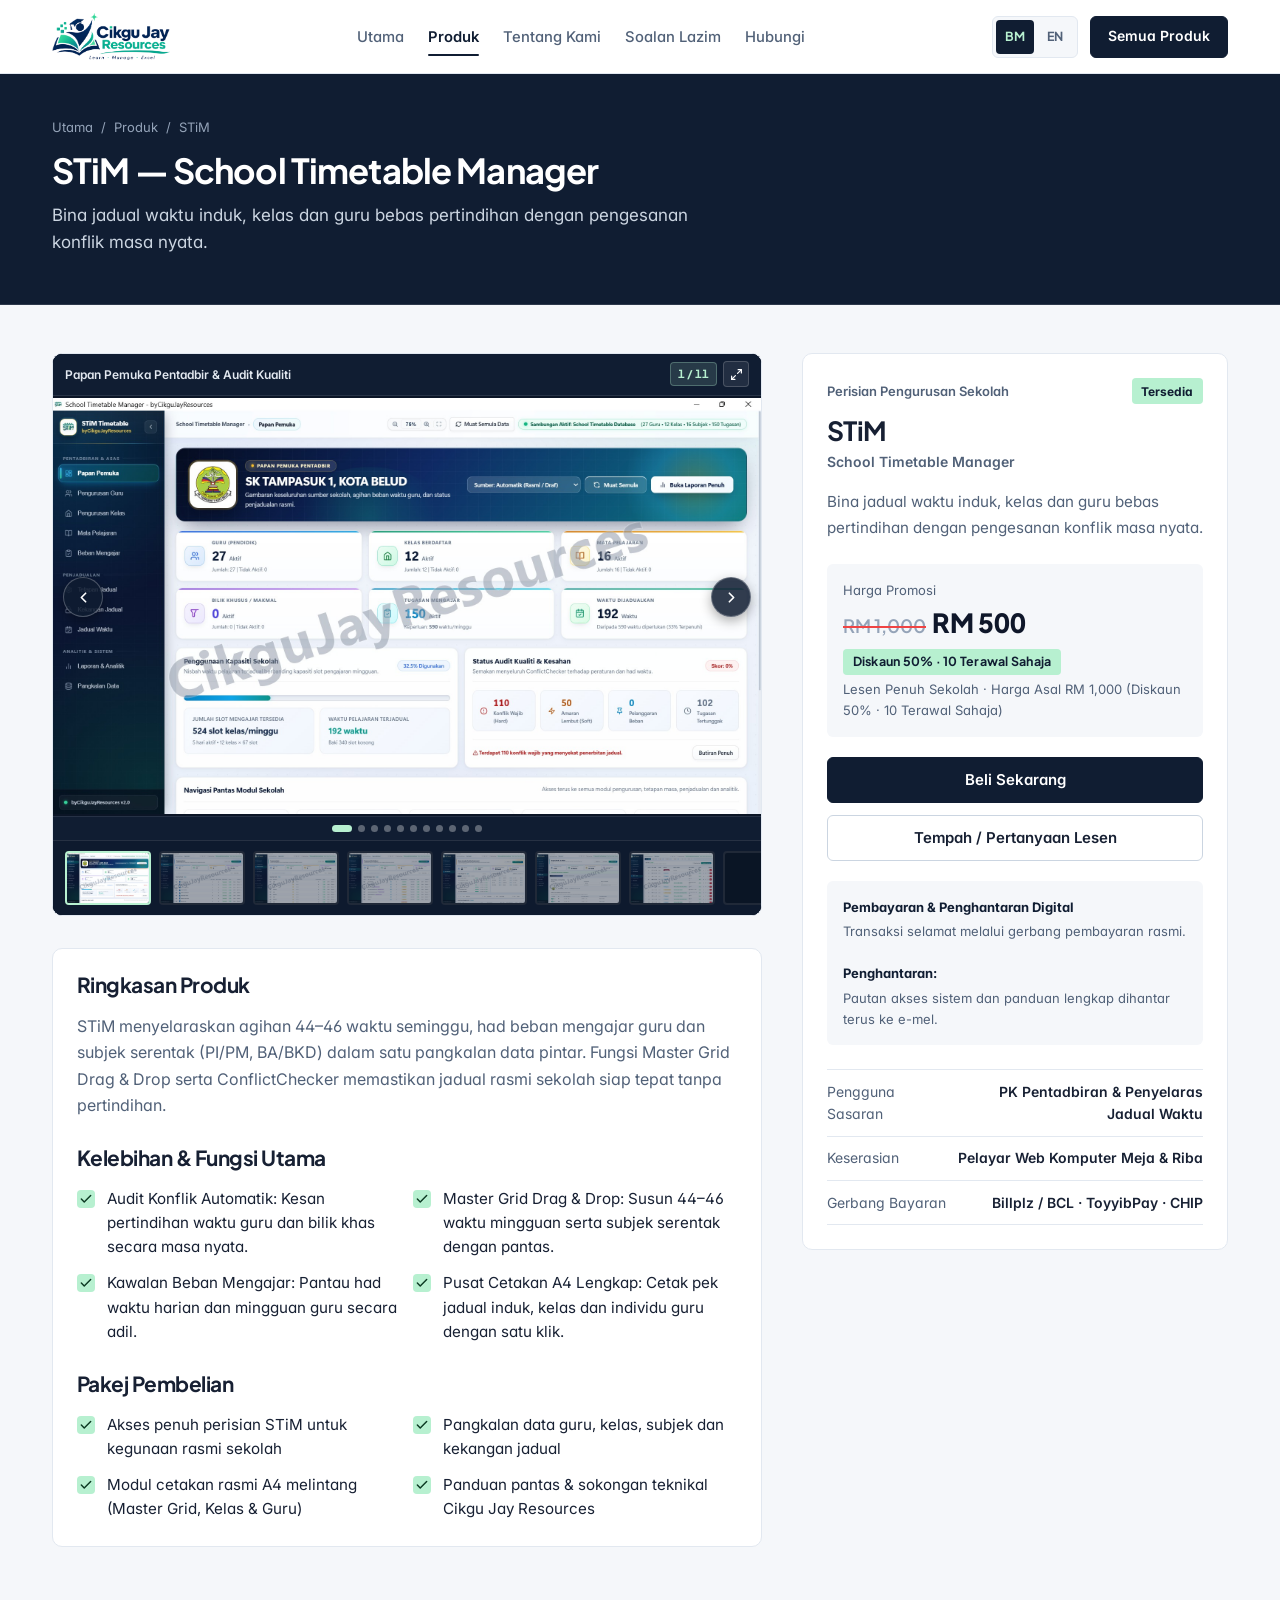
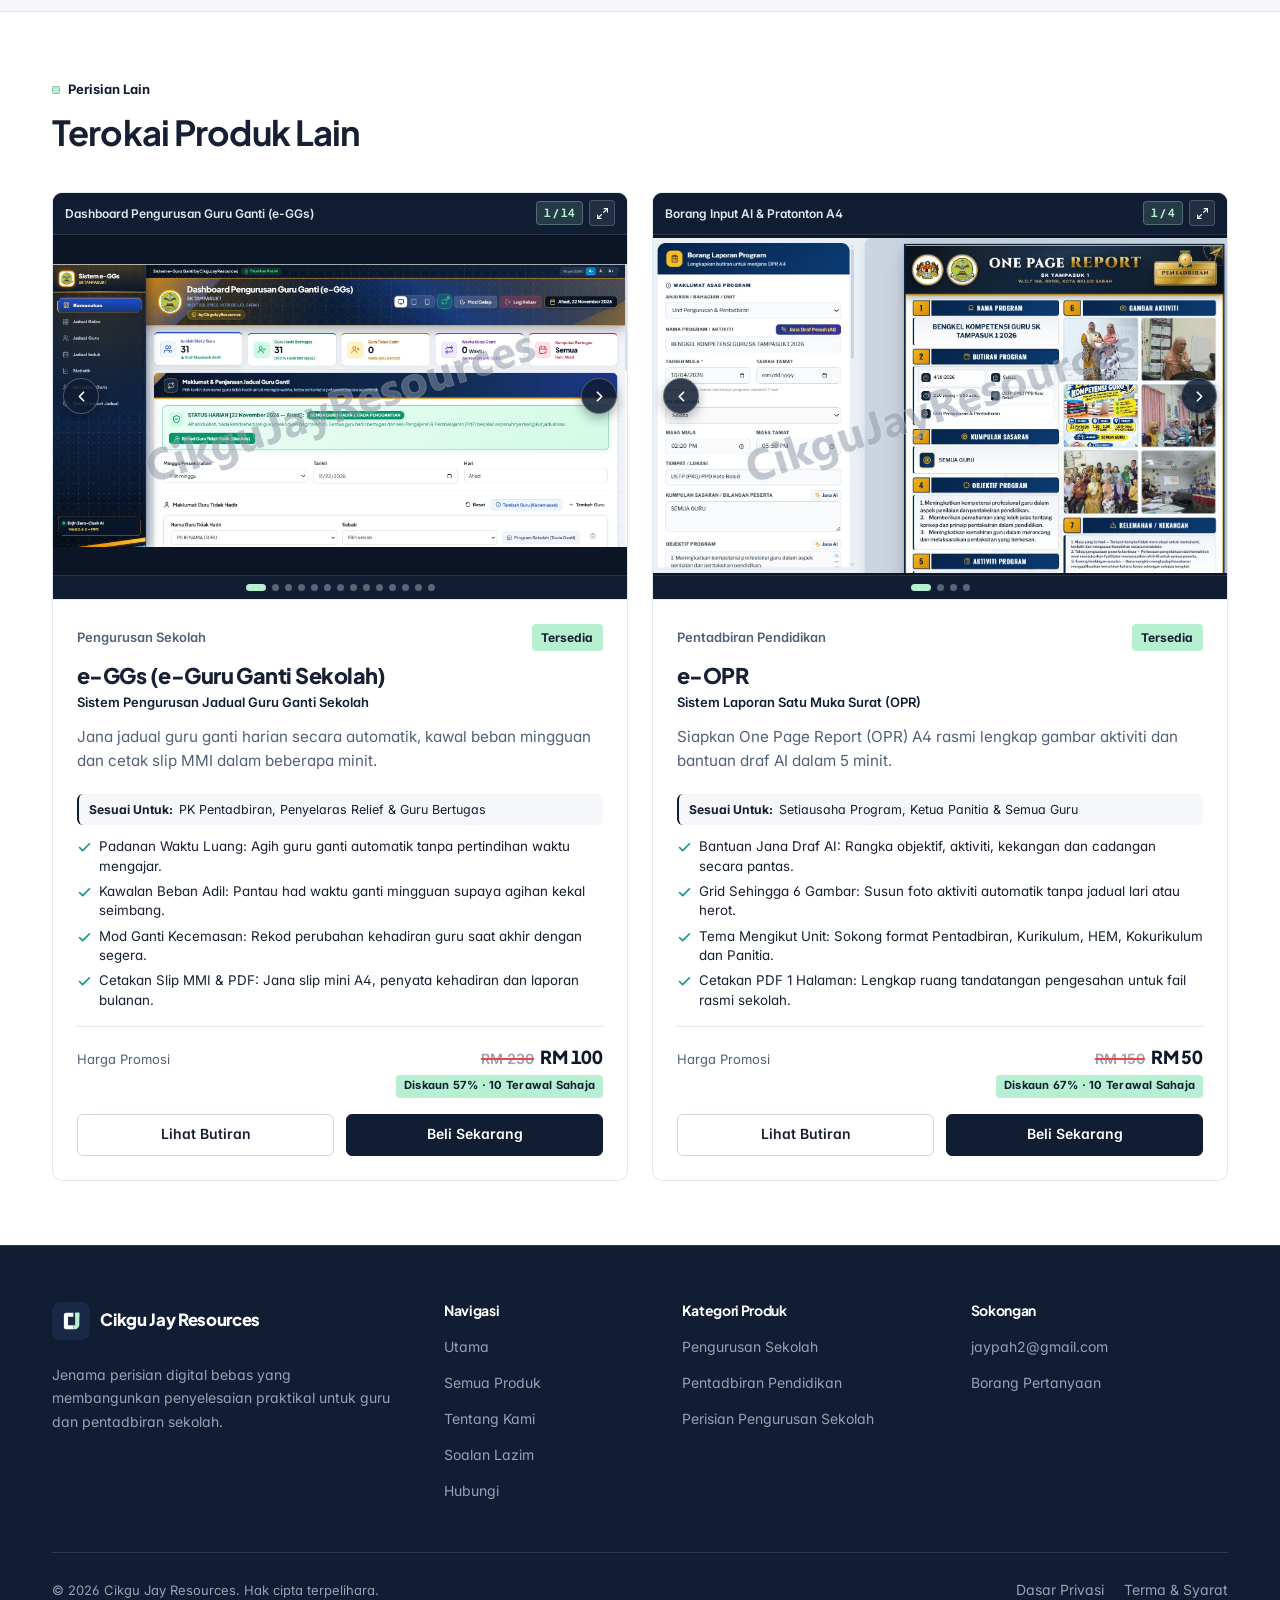
<file: pages/product-details.html>
<!DOCTYPE html>
<html lang="ms">
<head>
  <meta charset="UTF-8" />
  <meta name="viewport" content="width=device-width, initial-scale=1.0" />
  <title>Butiran Produk — Cikgu Jay Resources</title>
  <meta
    name="description"
    content="Teliti spesifikasi perisian, fungsi utama, aliran penghantaran digital dan pilihan pelesenan produk Cikgu Jay Resources."
  />
  <meta name="robots" content="index, follow" />
  <meta name="theme-color" content="#101D32" />

  <meta property="og:type" content="product" />
  <meta property="og:site_name" content="Cikgu Jay Resources" />
  <meta property="og:title" content="Butiran Produk — Cikgu Jay Resources" />
  <meta property="og:description" content="Perisian digital praktikal yang dibina untuk pendidik dan pentadbir sekolah." />
  <meta property="og:image" content="../assets/images/og-cover.png" />

  <link rel="icon" type="image/png" href="../assets/icons/favicon.png" />
  <link rel="icon" type="image/svg+xml" href="../assets/icons/favicon.svg" />
  <link rel="apple-touch-icon" href="../assets/icons/favicon-192.png" />
  <link rel="preconnect" href="https://fonts.googleapis.com" />
  <link rel="preconnect" href="https://fonts.gstatic.com" crossorigin />
  <link
    href="https://fonts.googleapis.com/css2?family=Inter:wght@400;500;600;700&family=Plus+Jakarta+Sans:wght@600;700;800&display=swap"
    rel="stylesheet"
  />
  <link rel="stylesheet" href="../css/style.css" />
  <link rel="stylesheet" href="../css/responsive.css" />
</head>
<body data-i18n-title="meta.title.pdp">
  <a href="#main-content" class="skip-link" data-i18n="a11y.skip">Langkau ke kandungan utama</a>

  <header class="site-header" id="site-header">
    <div class="container nav-inner">
      <a href="../index.html" class="brand-logo" aria-label="Cikgu Jay Resources">
        <img src="../assets/images/logo-official.png" alt="Cikgu Jay Resources" class="brand-logo__img" height="48" />
      </a>

      <nav aria-label="Primary navigation">
        <ul class="nav-menu">
          <li><a href="../index.html" class="nav-link" data-i18n="nav.home">Utama</a></li>
          <li><a href="products.html" class="nav-link is-active" data-i18n="nav.products">Produk</a></li>
          <li><a href="about.html" class="nav-link" data-i18n="nav.about">Tentang Kami</a></li>
          <li><a href="faq.html" class="nav-link" data-i18n="nav.faq">Soalan Lazim</a></li>
          <li><a href="contact.html" class="nav-link" data-i18n="nav.contact">Hubungi</a></li>
        </ul>
      </nav>

      <div class="nav-actions">
        <div class="lang-switcher" role="group" aria-label="Tukar bahasa laman web" data-i18n-aria="nav.langAria">
          <button type="button" class="lang-switcher__btn is-active" data-lang-switch="ms" aria-pressed="true">BM</button>
          <button type="button" class="lang-switcher__btn" data-lang-switch="en" aria-pressed="false">EN</button>
        </div>
        <a href="products.html" class="btn btn--navy btn--sm" data-i18n="nav.allProducts">Semua Produk</a>
      </div>

      <div class="nav-mobile-Cluster">
        <div class="lang-switcher" role="group" aria-label="Tukar bahasa laman web" data-i18n-aria="nav.langAria">
          <button type="button" class="lang-switcher__btn is-active" data-lang-switch="ms" aria-pressed="true">BM</button>
          <button type="button" class="lang-switcher__btn" data-lang-switch="en" aria-pressed="false">EN</button>
        </div>
        <button
          type="button"
          class="nav-toggle"
          id="nav-toggle"
          aria-expanded="false"
          aria-controls="mobile-drawer"
          aria-label="Open navigation menu"
        >
          <svg class="nav-toggle__icon-open" width="22" height="22" viewBox="0 0 24 24" fill="none" stroke="currentColor" stroke-width="2" stroke-linecap="round" aria-hidden="true">
            <line x1="3" y1="6" x2="21" y2="6"></line>
            <line x1="3" y1="12" x2="21" y2="12"></line>
            <line x1="3" y1="18" x2="21" y2="18"></line>
          </svg>
          <svg class="nav-toggle__icon-close" width="22" height="22" viewBox="0 0 24 24" fill="none" stroke="currentColor" stroke-width="2" stroke-linecap="round" aria-hidden="true">
            <line x1="18" y1="6" x2="6" y2="18"></line>
            <line x1="6" y1="6" x2="18" y2="18"></line>
          </svg>
        </button>
      </div>
    </div>
  </header>

  <div class="mobile-drawer" id="mobile-drawer" aria-hidden="true">
    <nav aria-label="Mobile navigation">
      <ul class="mobile-nav-list">
        <li><a href="../index.html" class="mobile-nav-link" data-i18n="nav.home">Utama</a></li>
        <li><a href="products.html" class="mobile-nav-link is-active" data-i18n="nav.products">Produk</a></li>
        <li><a href="about.html" class="mobile-nav-link" data-i18n="nav.about">Tentang Kami</a></li>
        <li><a href="faq.html" class="mobile-nav-link" data-i18n="nav.faq">Soalan Lazim</a></li>
        <li><a href="contact.html" class="mobile-nav-link" data-i18n="nav.contact">Hubungi</a></li>
      </ul>
    </nav>
    <div class="mobile-drawer__footer">
      <a href="products.html" class="btn btn--navy btn--full" data-i18n="nav.allProducts">Semua Produk</a>
      <p class="mobile-drawer__tagline" data-i18n="nav.tagline">Alatan Pintar. Pengajaran Lebih Baik.</p>
    </div>
  </div>

  <main id="main-content">
    <section class="page-hero dark-context">
      <div class="container">
        <nav class="page-hero__breadcrumb" aria-label="Breadcrumb">
          <a href="../index.html" data-i18n="nav.home">Utama</a>
          <span aria-hidden="true">/</span>
          <a href="products.html" data-i18n="nav.products">Produk</a>
          <span aria-hidden="true">/</span>
          <span id="pdp-breadcrumb-name">Butiran Produk</span>
        </nav>
        <h1 class="page-hero__title" id="pdp-hero-title">Gambaran Produk</h1>
        <p class="page-hero__lead" id="pdp-hero-lead">
          Keupayaan perisian terperinci, aliran penghantaran digital dan pilihan pelesenan.
        </p>
      </div>
    </section>

    <section class="pdp-section">
      <div class="container" id="pdp-root">
        <!-- Dynamically rendered from centralized js/products.js -->
      </div>
    </section>

    <section class="catalog-section" style="border-top: 1px solid var(--color-border); background-color: var(--color-surface);" aria-labelledby="related-heading">
      <div class="container">
        <div class="section-header">
          <div class="section-index">
            <span class="section-index__dot" aria-hidden="true"></span>
            <span id="related-index-text">Penyelesaian Lain</span>
          </div>
          <h2 class="section-title" id="related-heading">Terokai Perisian Lain Cikgu Jay Resources</h2>
        </div>
        <div class="product-pair-grid" id="pdp-related-grid"></div>
      </div>
    </section>
  </main>

  <footer class="site-footer dark-context">
    <div class="container">
      <div class="footer-grid">
        <div>
          <a href="../index.html" class="brand-logo brand-logo--light">
            <svg class="brand-logo__mark" viewBox="0 0 64 64" fill="none" aria-hidden="true">
              <rect width="64" height="64" rx="14" fill="#182945"/>
              <path d="M20 22C20 19.7909 21.7909 18 24 18H36V25H27V39H36V46H24C21.7909 46 20 44.2091 20 42V22Z" fill="#FFFFFF"/>
              <path d="M39 18H46V38C46 42.4183 42.4183 46 38 46H36V39H38C38.5523 39 39 38.5523 39 38V18Z" fill="#B7F0D0"/>
              <rect x="39" y="18" width="7" height="7" fill="#B7F0D0"/>
            </svg>
            <span>Cikgu Jay Resources</span>
          </a>
          <p class="footer-brand__desc" data-i18n="footer.desc">
            Platform penyelesaian digital bebas yang menyediakan perisian praktikal, alatan pendidikan dan sumber pentadbiran untuk guru serta sekolah moden.
          </p>
        </div>
        <div>
          <h3 class="footer-col__title" data-i18n="footer.nav">Navigasi</h3>
          <ul class="footer-links">
            <li><a href="../index.html" class="footer-link" data-i18n="nav.home">Utama</a></li>
            <li><a href="products.html" class="footer-link" data-i18n="nav.allProducts">Semua Produk</a></li>
            <li><a href="about.html" class="footer-link" data-i18n="nav.about">Tentang Kami</a></li>
            <li><a href="faq.html" class="footer-link" data-i18n="nav.faq">Soalan Lazim</a></li>
            <li><a href="contact.html" class="footer-link" data-i18n="nav.contact">Hubungi</a></li>
          </ul>
        </div>
        <div>
          <h3 class="footer-col__title" data-i18n="footer.categories">Kategori Produk</h3>
          <ul class="footer-links">
            <li><a href="products.html?category=School+Management" class="footer-link" data-i18n="footer.cat.mgmt">Pengurusan Sekolah</a></li>
            <li><a href="products.html?category=Educational+Administration" class="footer-link" data-i18n="footer.cat.admin">Pentadbiran Pendidikan</a></li>
            <li><a href="products.html?category=School+Management+Software" class="footer-link" data-i18n="footer.cat.software">Perisian Pengurusan Sekolah</a></li>
          </ul>
        </div>
        <div>
          <h3 class="footer-col__title" data-i18n="footer.contact">Hubungi &amp; Sokongan</h3>
          <ul class="footer-links">
            <li><a href="mailto:jaypah2@gmail.com" class="footer-link">jaypah2@gmail.com</a></li>
            <li><a href="contact.html" class="footer-link" data-i18n="footer.inquiry">Hantar Pertanyaan Sokongan</a></li>
          </ul>
        </div>
      </div>
      <div class="footer-bottom">
        <p data-i18n="footer.rights">&copy; 2026 Cikgu Jay Resources. Hak cipta terpelihara. Alatan Pintar. Pengajaran Lebih Baik.</p>
        <div class="footer-legal">
          <a href="privacy.html" class="footer-link" data-i18n="footer.privacy">Dasar Privasi</a>
          <a href="terms.html" class="footer-link" data-i18n="footer.terms">Terma &amp; Syarat</a>
        </div>
      </div>
    </div>
  </footer>

  <script defer src="../js/i18n.js"></script>
  <script defer src="../js/products.js"></script>
  <script defer src="../js/navigation.js"></script>
  <script defer src="../js/main.js"></script>
</body>
</html>
</file>
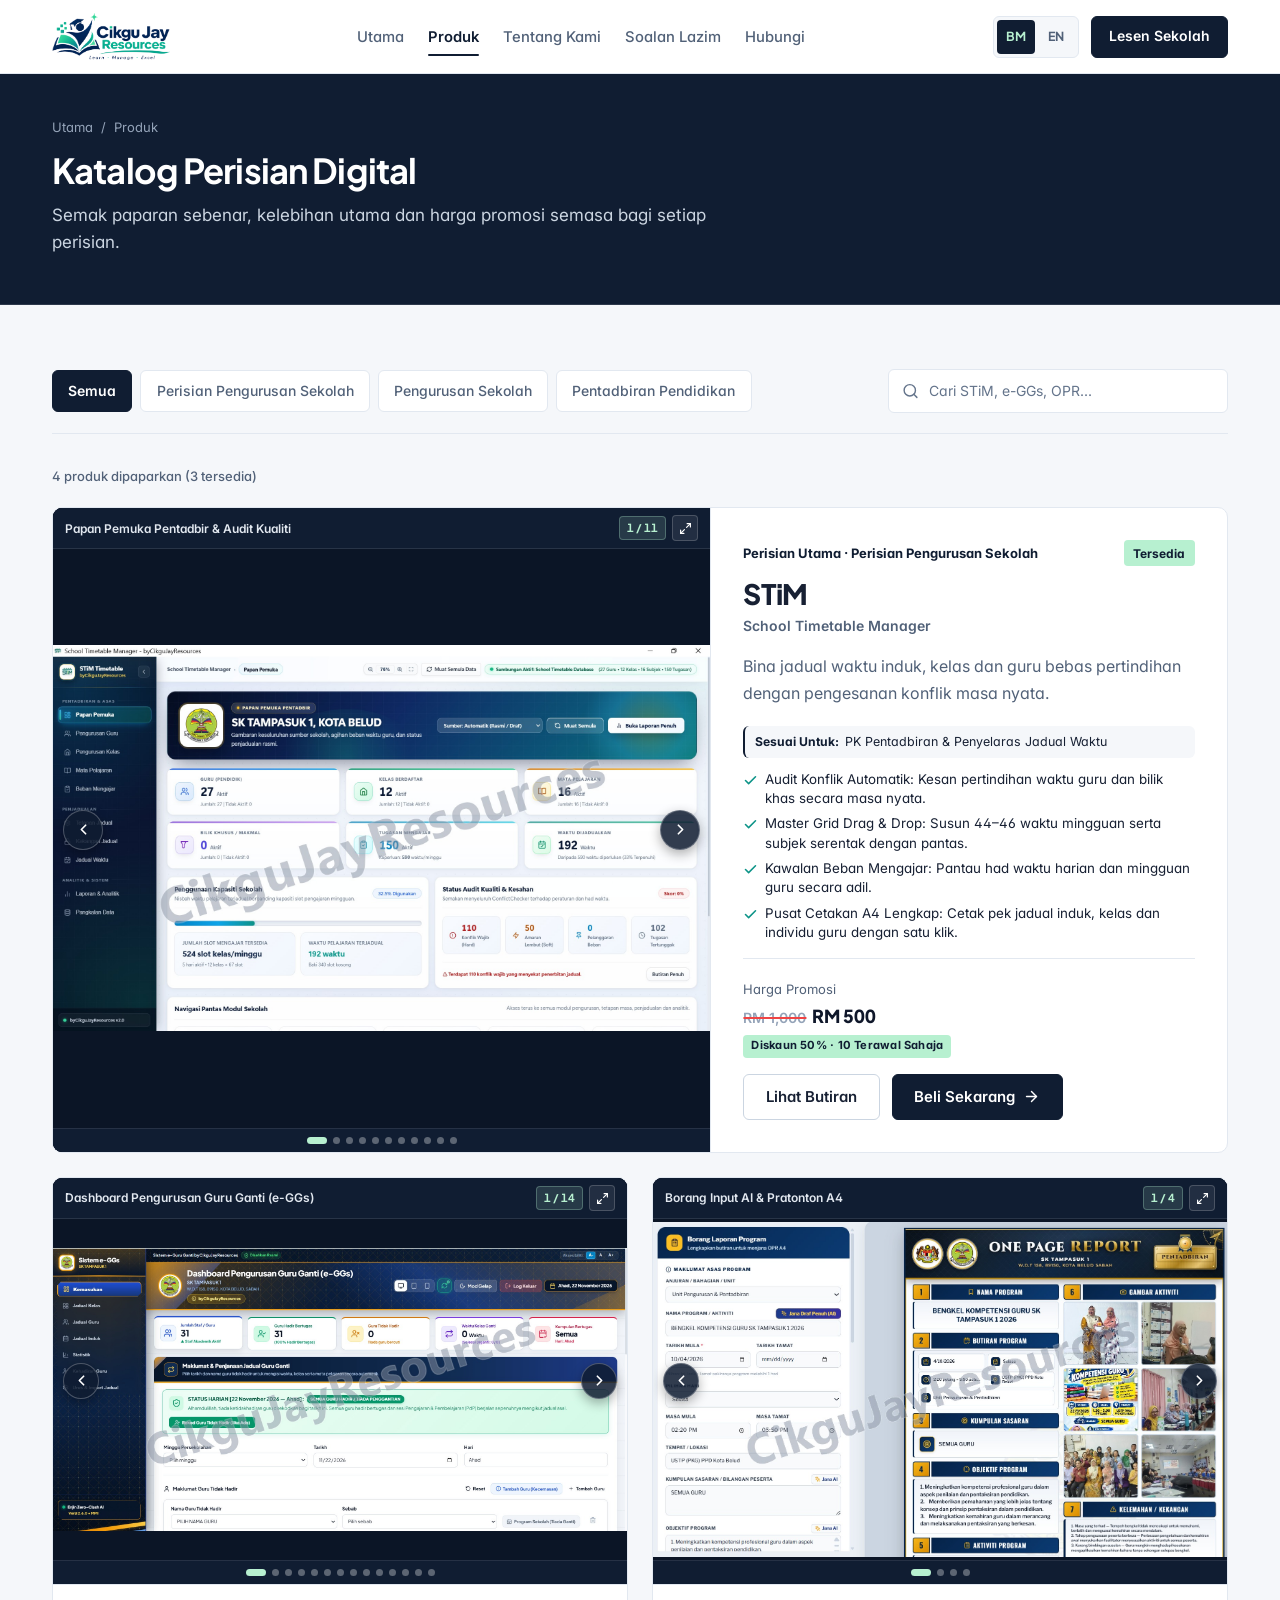
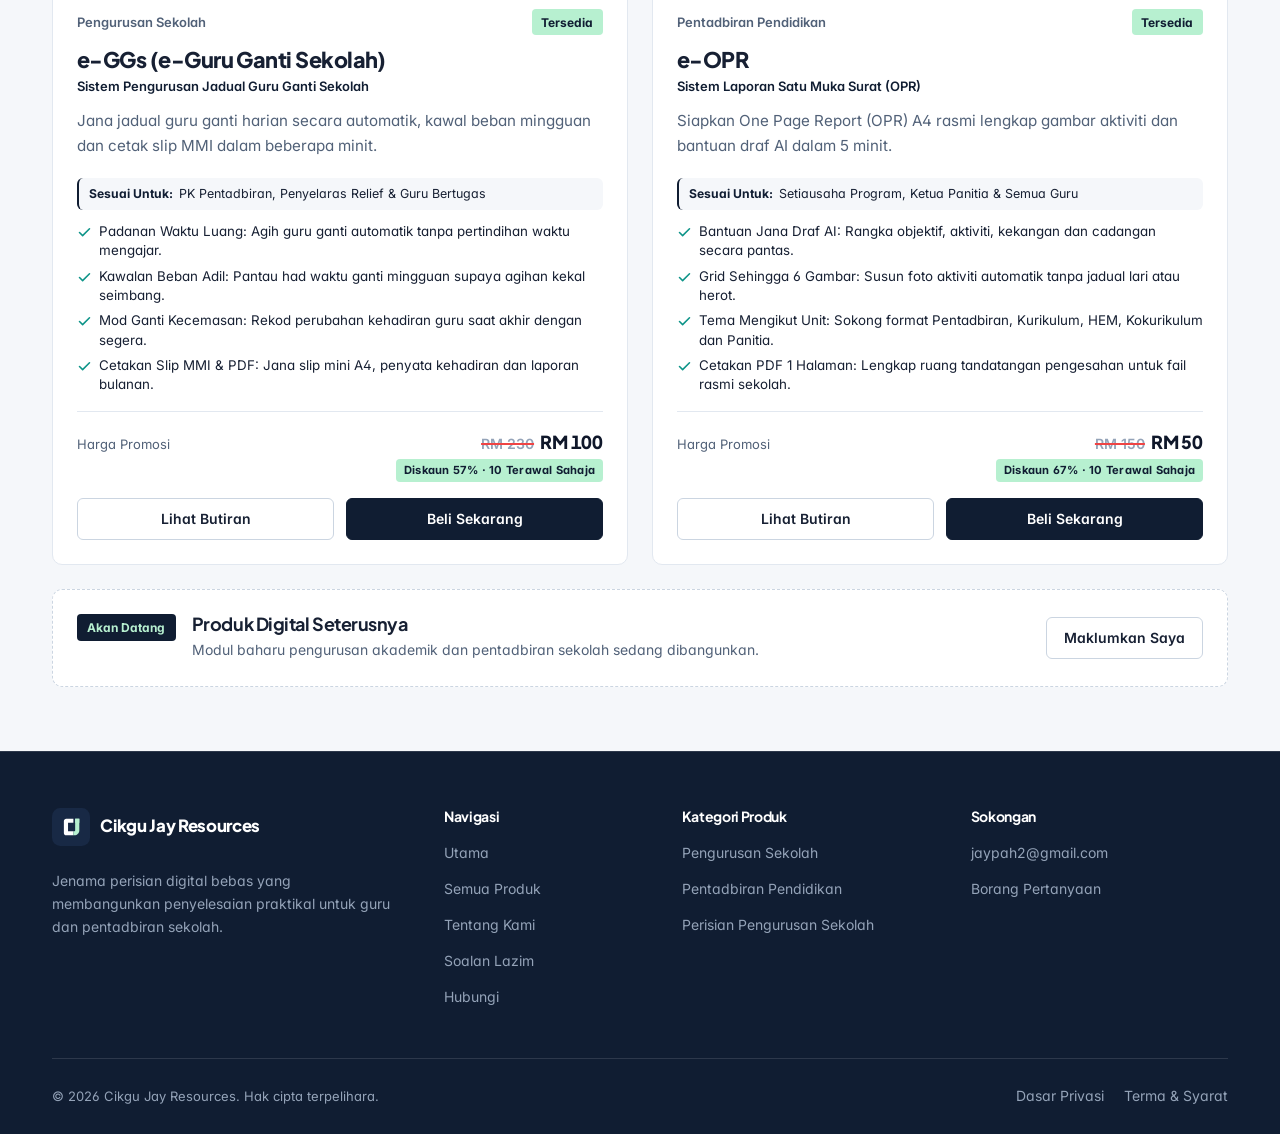
<file: pages/products.html>
<!DOCTYPE html>
<html lang="ms">
<head>
  <meta charset="UTF-8" />
  <meta name="viewport" content="width=device-width, initial-scale=1.0" />
  <title>Katalog Produk Digital — Cikgu Jay Resources</title>
  <meta
    name="description"
    content="Terokai katalog penuh perisian pengurusan sekolah, pentadbiran pendidikan dan penyelesaian digital Cikgu Jay Resources termasuk STiM, e-GGs (e-Guru Ganti Sekolah) dan e-OPR."
  />
  <meta name="robots" content="index, follow" />
  <meta name="theme-color" content="#101D32" />

  <meta property="og:type" content="website" />
  <meta property="og:site_name" content="Cikgu Jay Resources" />
  <meta property="og:title" content="Katalog Produk Digital — Cikgu Jay Resources" />
  <meta property="og:description" content="Terokai STiM, e-GGs (e-Guru Ganti Sekolah), e-OPR dan penyelesaian perisian pendidik akan datang." />
  <meta property="og:image" content="../assets/images/og-cover.png" />

  <link rel="icon" type="image/png" href="../assets/icons/favicon.png" />
  <link rel="icon" type="image/svg+xml" href="../assets/icons/favicon.svg" />
  <link rel="apple-touch-icon" href="../assets/icons/favicon-192.png" />
  <link rel="preconnect" href="https://fonts.googleapis.com" />
  <link rel="preconnect" href="https://fonts.gstatic.com" crossorigin />
  <link
    href="https://fonts.googleapis.com/css2?family=Inter:wght@400;500;600;700&family=Plus+Jakarta+Sans:wght@600;700;800&display=swap"
    rel="stylesheet"
  />
  <link rel="stylesheet" href="../css/style.css" />
  <link rel="stylesheet" href="../css/responsive.css" />
</head>
<body data-i18n-title="meta.title.products">
  <a href="#main-content" class="skip-link" data-i18n="a11y.skip">Langkau ke kandungan utama</a>

  <header class="site-header" id="site-header">
    <div class="container nav-inner">
      <a href="../index.html" class="brand-logo" aria-label="Cikgu Jay Resources">
        <img src="../assets/images/logo-official.png" alt="Cikgu Jay Resources" class="brand-logo__img" height="48" />
      </a>

      <nav aria-label="Primary navigation">
        <ul class="nav-menu">
          <li><a href="../index.html" class="nav-link" data-i18n="nav.home">Utama</a></li>
          <li><a href="products.html" class="nav-link is-active" aria-current="page" data-i18n="nav.products">Produk</a></li>
          <li><a href="about.html" class="nav-link" data-i18n="nav.about">Tentang Kami</a></li>
          <li><a href="faq.html" class="nav-link" data-i18n="nav.faq">Soalan Lazim</a></li>
          <li><a href="contact.html" class="nav-link" data-i18n="nav.contact">Hubungi</a></li>
        </ul>
      </nav>

      <div class="nav-actions">
        <div class="lang-switcher" role="group" aria-label="Tukar bahasa laman web" data-i18n-aria="nav.langAria">
          <button type="button" class="lang-switcher__btn is-active" data-lang-switch="ms" aria-pressed="true">BM</button>
          <button type="button" class="lang-switcher__btn" data-lang-switch="en" aria-pressed="false">EN</button>
        </div>
        <a href="contact.html" class="btn btn--navy btn--sm" data-i18n="nav.schoolLicensing">Lesen Sekolah</a>
      </div>

      <div class="nav-mobile-Cluster">
        <div class="lang-switcher" role="group" aria-label="Tukar bahasa laman web" data-i18n-aria="nav.langAria">
          <button type="button" class="lang-switcher__btn is-active" data-lang-switch="ms" aria-pressed="true">BM</button>
          <button type="button" class="lang-switcher__btn" data-lang-switch="en" aria-pressed="false">EN</button>
        </div>
        <button
          type="button"
          class="nav-toggle"
          id="nav-toggle"
          aria-expanded="false"
          aria-controls="mobile-drawer"
          aria-label="Open navigation menu"
        >
          <svg class="nav-toggle__icon-open" width="22" height="22" viewBox="0 0 24 24" fill="none" stroke="currentColor" stroke-width="2" stroke-linecap="round" aria-hidden="true">
            <line x1="3" y1="6" x2="21" y2="6"></line>
            <line x1="3" y1="12" x2="21" y2="12"></line>
            <line x1="3" y1="18" x2="21" y2="18"></line>
          </svg>
          <svg class="nav-toggle__icon-close" width="22" height="22" viewBox="0 0 24 24" fill="none" stroke="currentColor" stroke-width="2" stroke-linecap="round" aria-hidden="true">
            <line x1="18" y1="6" x2="6" y2="18"></line>
            <line x1="6" y1="6" x2="18" y2="18"></line>
          </svg>
        </button>
      </div>
    </div>
  </header>

  <div class="mobile-drawer" id="mobile-drawer" aria-hidden="true">
    <nav aria-label="Mobile navigation">
      <ul class="mobile-nav-list">
        <li><a href="../index.html" class="mobile-nav-link" data-i18n="nav.home">Utama</a></li>
        <li><a href="products.html" class="mobile-nav-link is-active" data-i18n="nav.products">Produk</a></li>
        <li><a href="about.html" class="mobile-nav-link" data-i18n="nav.about">Tentang Kami</a></li>
        <li><a href="faq.html" class="mobile-nav-link" data-i18n="nav.faq">Soalan Lazim</a></li>
        <li><a href="contact.html" class="mobile-nav-link" data-i18n="nav.contact">Hubungi</a></li>
      </ul>
    </nav>
    <div class="mobile-drawer__footer">
      <a href="contact.html" class="btn btn--navy btn--full" data-i18n="nav.schoolLicensing">Lesen Sekolah</a>
      <p class="mobile-drawer__tagline" data-i18n="nav.tagline">Alatan Pintar. Pengajaran Lebih Baik.</p>
    </div>
  </div>

  <main id="main-content">
    <section class="page-hero dark-context">
      <div class="container">
        <nav class="page-hero__breadcrumb" aria-label="Breadcrumb">
          <a href="../index.html" data-i18n="nav.home">Utama</a>
          <span aria-hidden="true">/</span>
          <span data-i18n="nav.products">Produk</span>
        </nav>
        <h1 class="page-hero__title" data-i18n="catalogPage.title">Katalog Produk Digital</h1>
        <p class="page-hero__lead" data-i18n="catalogPage.lead">
          Tapis mengikut kategori atau cari secara terus untuk mendapatkan perisian digital praktikal bagi warga pendidik dan pengurusan sekolah.
        </p>
      </div>
    </section>

    <section class="catalog-section" aria-label="Katalog penuh produk digital">
      <div class="container">
        <div class="catalog-controls">
          <div class="category-pills" id="full-category-pills" role="group" aria-label="Tapis produk mengikut kategori"></div>
          <div class="catalog-search-wrap">
            <label for="full-catalog-search" class="sr-only" data-i18n="products.search.label">Cari produk digital</label>
            <svg class="catalog-search-icon" viewBox="0 0 24 24" fill="none" stroke="currentColor" stroke-width="2" stroke-linecap="round" stroke-linejoin="round" aria-hidden="true">
              <circle cx="11" cy="11" r="8"></circle>
              <line x1="21" y1="21" x2="16.65" y2="16.65"></line>
            </svg>
            <input
              type="search"
              id="full-catalog-search"
              class="catalog-search-input"
              placeholder="Cari perisian (STiM, OPR, Guru Ganti)..."
              data-i18n-placeholder="products.search.placeholder"
              autocomplete="off"
            />
          </div>
        </div>

        <p id="full-catalog-count" style="font-size: var(--text-xs); color: var(--color-text-muted); margin-bottom: var(--space-5); font-weight: 500;" aria-live="polite"></p>

        <div class="product-showcase-stack" id="full-product-grid" aria-live="polite"></div>
      </div>
    </section>
  </main>

  <footer class="site-footer dark-context">
    <div class="container">
      <div class="footer-grid">
        <div>
          <a href="../index.html" class="brand-logo brand-logo--light">
            <svg class="brand-logo__mark" viewBox="0 0 64 64" fill="none" aria-hidden="true">
              <rect width="64" height="64" rx="14" fill="#182945"/>
              <path d="M20 22C20 19.7909 21.7909 18 24 18H36V25H27V39H36V46H24C21.7909 46 20 44.2091 20 42V22Z" fill="#FFFFFF"/>
              <path d="M39 18H46V38C46 42.4183 42.4183 46 38 46H36V39H38C38.5523 39 39 38.5523 39 38V18Z" fill="#B7F0D0"/>
              <rect x="39" y="18" width="7" height="7" fill="#B7F0D0"/>
            </svg>
            <span>Cikgu Jay Resources</span>
          </a>
          <p class="footer-brand__desc" data-i18n="footer.desc">
            Platform penyelesaian digital bebas yang menyediakan perisian praktikal, alatan pendidikan dan sumber pentadbiran untuk guru serta sekolah moden.
          </p>
        </div>
        <div>
          <h3 class="footer-col__title" data-i18n="footer.nav">Navigasi</h3>
          <ul class="footer-links">
            <li><a href="../index.html" class="footer-link" data-i18n="nav.home">Utama</a></li>
            <li><a href="products.html" class="footer-link" data-i18n="nav.allProducts">Semua Produk</a></li>
            <li><a href="about.html" class="footer-link" data-i18n="nav.about">Tentang Kami</a></li>
            <li><a href="faq.html" class="footer-link" data-i18n="nav.faq">Soalan Lazim</a></li>
            <li><a href="contact.html" class="footer-link" data-i18n="nav.contact">Hubungi</a></li>
          </ul>
        </div>
        <div>
          <h3 class="footer-col__title" data-i18n="footer.categories">Kategori Produk</h3>
          <ul class="footer-links">
            <li><a href="products.html?category=School+Management" class="footer-link" data-i18n="footer.cat.mgmt">Pengurusan Sekolah</a></li>
            <li><a href="products.html?category=Educational+Administration" class="footer-link" data-i18n="footer.cat.admin">Pentadbiran Pendidikan</a></li>
            <li><a href="products.html?category=School+Management+Software" class="footer-link" data-i18n="footer.cat.software">Perisian Pengurusan Sekolah</a></li>
          </ul>
        </div>
        <div>
          <h3 class="footer-col__title" data-i18n="footer.contact">Hubungi &amp; Sokongan</h3>
          <ul class="footer-links">
            <li><a href="mailto:jaypah2@gmail.com" class="footer-link">jaypah2@gmail.com</a></li>
            <li><a href="contact.html" class="footer-link" data-i18n="footer.inquiry">Hantar Pertanyaan Sokongan</a></li>
          </ul>
        </div>
      </div>
      <div class="footer-bottom">
        <p data-i18n="footer.rights">&copy; 2026 Cikgu Jay Resources. Hak cipta terpelihara. Alatan Pintar. Pengajaran Lebih Baik.</p>
        <div class="footer-legal">
          <a href="privacy.html" class="footer-link" data-i18n="footer.privacy">Dasar Privasi</a>
          <a href="terms.html" class="footer-link" data-i18n="footer.terms">Terma &amp; Syarat</a>
        </div>
      </div>
    </div>
  </footer>

  <script defer src="../js/i18n.js"></script>
  <script defer src="../js/products.js"></script>
  <script defer src="../js/navigation.js"></script>
  <script defer src="../js/main.js"></script>
</body>
</html>
</file>
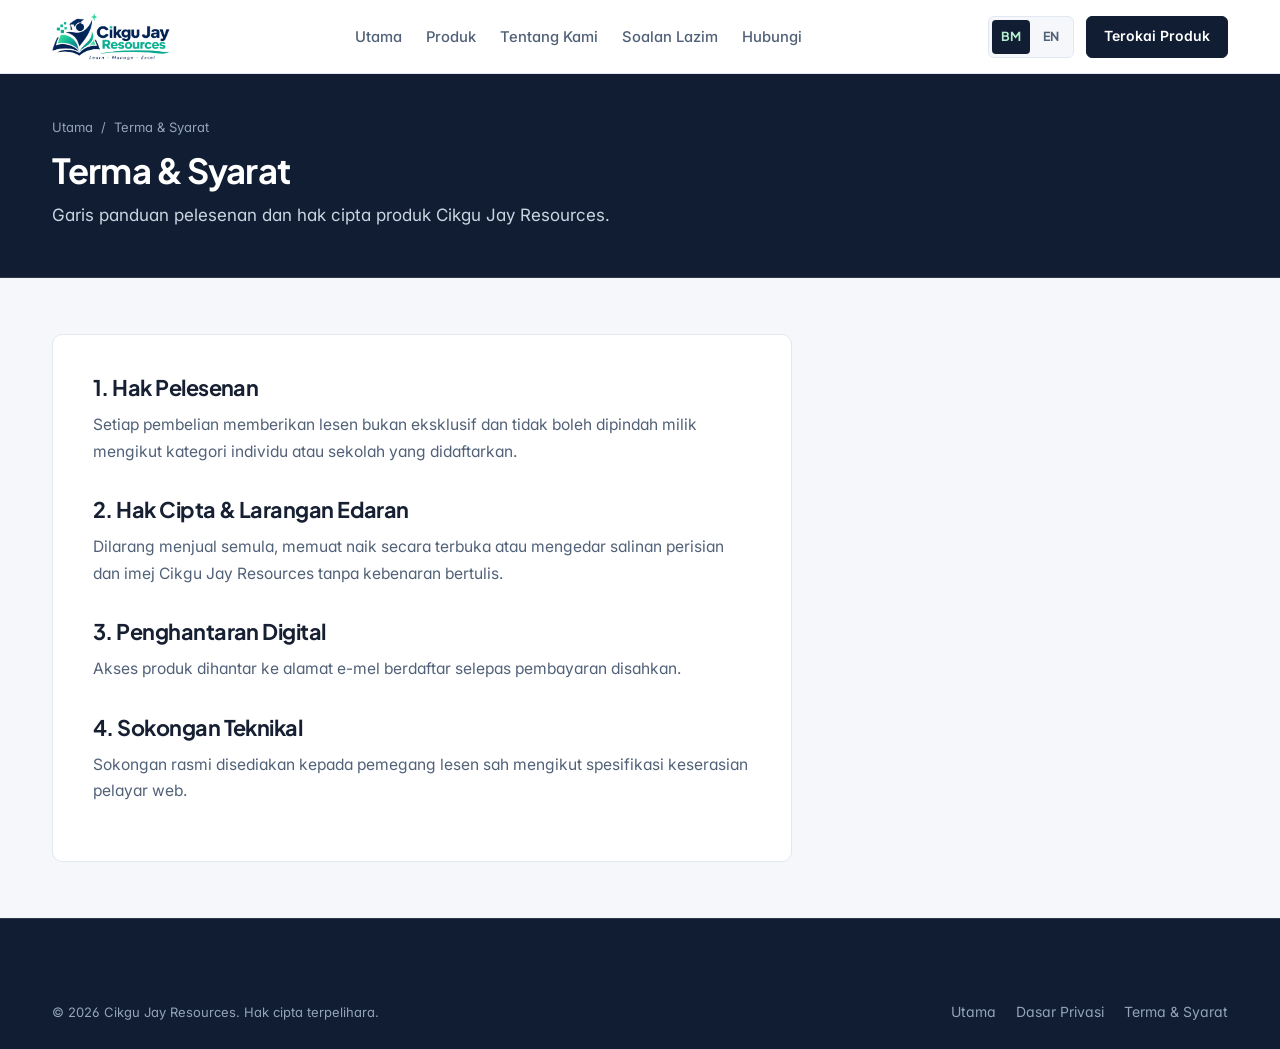
<file: pages/terms.html>
<!DOCTYPE html>
<html lang="ms">
<head>
  <meta charset="UTF-8" />
  <meta name="viewport" content="width=device-width, initial-scale=1.0" />
  <title>Terma &amp; Syarat — Cikgu Jay Resources</title>
  <meta name="description" content="Terma dan Syarat pelesenan serta penggunaan produk digital Cikgu Jay Resources." />
  <meta name="robots" content="index, follow" />
  <meta name="theme-color" content="#101D32" />
  <link rel="icon" type="image/png" href="../assets/icons/favicon.png" />
  <link rel="icon" type="image/svg+xml" href="../assets/icons/favicon.svg" />
  <link rel="apple-touch-icon" href="../assets/icons/favicon-192.png" />
  <link rel="preconnect" href="https://fonts.googleapis.com" />
  <link rel="preconnect" href="https://fonts.gstatic.com" crossorigin />
  <link href="https://fonts.googleapis.com/css2?family=Inter:wght@400;500;600;700&family=Plus+Jakarta+Sans:wght@600;700;800&display=swap" rel="stylesheet" />
  <link rel="stylesheet" href="../css/style.css" />
  <link rel="stylesheet" href="../css/responsive.css" />
</head>
<body data-i18n-title="meta.title.terms">
  <a href="#main-content" class="skip-link" data-i18n="a11y.skip">Langkau ke kandungan utama</a>

  <header class="site-header" id="site-header">
    <div class="container nav-inner">
      <a href="../index.html" class="brand-logo" aria-label="Cikgu Jay Resources">
        <img src="../assets/images/logo-official.png" alt="Cikgu Jay Resources" class="brand-logo__img" height="48" />
      </a>
      <nav aria-label="Primary navigation">
        <ul class="nav-menu">
          <li><a href="../index.html" class="nav-link" data-i18n="nav.home">Utama</a></li>
          <li><a href="products.html" class="nav-link" data-i18n="nav.products">Produk</a></li>
          <li><a href="about.html" class="nav-link" data-i18n="nav.about">Tentang Kami</a></li>
          <li><a href="faq.html" class="nav-link" data-i18n="nav.faq">Soalan Lazim</a></li>
          <li><a href="contact.html" class="nav-link" data-i18n="nav.contact">Hubungi</a></li>
        </ul>
      </nav>
      <div class="nav-actions">
        <div class="lang-switcher" role="group" aria-label="Tukar bahasa laman web" data-i18n-aria="nav.langAria">
          <button type="button" class="lang-switcher__btn is-active" data-lang-switch="ms" aria-pressed="true">BM</button>
          <button type="button" class="lang-switcher__btn" data-lang-switch="en" aria-pressed="false">EN</button>
        </div>
        <a href="products.html" class="btn btn--navy btn--sm" data-i18n="nav.explore">Terokai Produk</a>
      </div>
      <div class="nav-mobile-Cluster">
        <div class="lang-switcher" role="group" aria-label="Tukar bahasa laman web" data-i18n-aria="nav.langAria">
          <button type="button" class="lang-switcher__btn is-active" data-lang-switch="ms" aria-pressed="true">BM</button>
          <button type="button" class="lang-switcher__btn" data-lang-switch="en" aria-pressed="false">EN</button>
        </div>
        <button type="button" class="nav-toggle" id="nav-toggle" aria-expanded="false" aria-controls="mobile-drawer" aria-label="Open navigation menu">
          <svg class="nav-toggle__icon-open" width="22" height="22" viewBox="0 0 24 24" fill="none" stroke="currentColor" stroke-width="2" stroke-linecap="round" aria-hidden="true"><line x1="3" y1="6" x2="21" y2="6"></line><line x1="3" y1="12" x2="21" y2="12"></line><line x1="3" y1="18" x2="21" y2="18"></line></svg>
          <svg class="nav-toggle__icon-close" width="22" height="22" viewBox="0 0 24 24" fill="none" stroke="currentColor" stroke-width="2" stroke-linecap="round" aria-hidden="true"><line x1="18" y1="6" x2="6" y2="18"></line><line x1="6" y1="6" x2="18" y2="18"></line></svg>
        </button>
      </div>
    </div>
  </header>

  <div class="mobile-drawer" id="mobile-drawer" aria-hidden="true">
    <nav aria-label="Mobile navigation">
      <ul class="mobile-nav-list">
        <li><a href="../index.html" class="mobile-nav-link" data-i18n="nav.home">Utama</a></li>
        <li><a href="products.html" class="mobile-nav-link" data-i18n="nav.products">Produk</a></li>
        <li><a href="about.html" class="mobile-nav-link" data-i18n="nav.about">Tentang Kami</a></li>
        <li><a href="faq.html" class="mobile-nav-link" data-i18n="nav.faq">Soalan Lazim</a></li>
        <li><a href="contact.html" class="mobile-nav-link" data-i18n="nav.contact">Hubungi</a></li>
      </ul>
    </nav>
    <div class="mobile-drawer__footer">
      <a href="products.html" class="btn btn--navy btn--full" data-i18n="nav.explore">Terokai Produk</a>
      <p class="mobile-drawer__tagline" data-i18n="nav.tagline">Alatan Pintar. Pengajaran Lebih Baik.</p>
    </div>
  </div>

  <main id="main-content">
    <section class="page-hero dark-context">
      <div class="container">
        <nav class="page-hero__breadcrumb" aria-label="Breadcrumb">
          <a href="../index.html" data-i18n="nav.home">Utama</a>
          <span aria-hidden="true">/</span>
          <span data-i18n="footer.terms">Terma &amp; Syarat</span>
        </nav>
        <h1 class="page-hero__title" data-i18n="termsPage.title">Terma &amp; Syarat</h1>
        <p class="page-hero__lead" data-i18n="termsPage.lead">Terma pelesenan dan garis panduan penggunaan produk digital Cikgu Jay Resources.</p>
      </div>
    </section>

    <section class="content-section">
      <div class="container">
        <div class="editorial-prose">
          <h2 data-i18n="termsPage.h1">1. Pelesenan Produk Digital</h2>
          <p data-i18n="termsPage.p1">Setiap pembelian produk digital memberikan lesen bukan eksklusif dan tidak boleh dipindah milik sama ada untuk kegunaan pendidik individu atau kegunaan satu institusi sekolah mengikut kategori lesen yang dipilih.</p>

          <h2 data-i18n="termsPage.h2">2. Larangan Pengedaran Semula</h2>
          <p data-i18n="termsPage.p2">Pembeli tidak dibenarkan menjual semula, mengedar secara terbuka, memuat naik ke laman perkongsian awam atau memberi sub-lesen perisian serta fail sumber Cikgu Jay Resources tanpa kebenaran bertulis.</p>

          <h2 data-i18n="termsPage.h3">3. Penghantaran Digital</h2>
          <p data-i18n="termsPage.p3">Produk dihantar secara elektronik melalui e-mel selepas pengesahan pembayaran. Sila pastikan alamat e-mel diisi dengan tepat semasa urusan tempahan.</p>

          <h2 data-i18n="termsPage.h4">4. Sokongan Teknikal</h2>
          <p data-i18n="termsPage.p4">Bantuan teknikal disediakan kepada pemegang lesen yang sah melalui saluran sokongan rasmi kami mengikut spesifikasi keserasian pelayar yang dinyatakan.</p>
        </div>
      </div>
    </section>
  </main>

  <footer class="site-footer dark-context">
    <div class="container">
      <div class="footer-bottom" style="border-top: none;">
        <p data-i18n="footer.rights">&copy; 2026 Cikgu Jay Resources. Hak cipta terpelihara. Alatan Pintar. Pengajaran Lebih Baik.</p>
        <div class="footer-legal">
          <a href="../index.html" class="footer-link" data-i18n="nav.home">Utama</a>
          <a href="privacy.html" class="footer-link" data-i18n="footer.privacy">Dasar Privasi</a>
          <a href="terms.html" class="footer-link" data-i18n="footer.terms">Terma &amp; Syarat</a>
        </div>
      </div>
    </div>
  </footer>

  <script defer src="../js/i18n.js"></script>
  <script defer src="../js/navigation.js"></script>
</body>
</html>
</file>
<file: css/style.css>
/* ==========================================================================
   CIKGU JAY RESOURCES — DESIGN SYSTEM & CORE STYLES (PHASE 1.1 REFINEMENT)
   Brand Identity: Independent Educational Technology Brand
   Palette: Midnight Navy #101D32 · Mint Green #B7F0D0 · Soft White #F5F7FA · Dark Slate #172033
   ========================================================================== */

:root {
  /* Strict Brand Color System */
  --color-primary: #101D32;
  --color-primary-elevated: #172844;
  --color-primary-subtle: #213658;
  --color-secondary: #B7F0D0;
  --color-secondary-hover: #9BE6BC;
  --color-secondary-tint: #EAFBF1;
  --color-secondary-ink: #0D3B24;

  --color-bg: #F5F7FA;
  --color-surface: #FFFFFF;
  --color-text: #172033;
  --color-text-muted: #516178;
  --color-slate-muted: #64748B;
  --color-border: #E2E8F0;
  --color-border-strong: #CBD5E1;

  /* Dark Navy Context Tokens */
  --color-on-navy: #FFFFFF;
  --color-on-navy-muted: #94A3B8;
  --color-navy-border: rgba(255, 255, 255, 0.12);

  /* Typography — Modern International Pairing */
  --font-sans: 'Inter', -apple-system, BlinkMacSystemFont, 'Segoe UI', Roboto, sans-serif;
  --font-display: 'Plus Jakarta Sans', 'Inter', -apple-system, BlinkMacSystemFont, sans-serif;

  /* Calibrated Type Scale (Zero Tiny Typography) */
  --text-xs: 0.8125rem;    /* 13px */
  --text-sm: 0.875rem;     /* 14px */
  --text-base: 1rem;       /* 16px */
  --text-lg: 1.0625rem;    /* 17px */
  --text-xl: 1.25rem;      /* 20px */
  --text-2xl: clamp(1.35rem, 1.9vw, 1.6rem);
  --text-3xl: clamp(1.65rem, 2.7vw, 2.25rem);
  --text-4xl: clamp(2rem, 3.6vw, 3.05rem);

  /* Consistent Spacing Scale */
  --space-1: 0.25rem;   /* 4px */
  --space-2: 0.5rem;    /* 8px */
  --space-3: 0.75rem;   /* 12px */
  --space-4: 1rem;      /* 16px */
  --space-5: 1.25rem;   /* 20px */
  --space-6: 1.5rem;    /* 24px */
  --space-8: 2rem;      /* 32px */
  --space-10: 2.5rem;   /* 40px */
  --space-12: 3rem;     /* 48px */
  --space-14: 3.5rem;   /* 56px */
  --space-16: 4rem;     /* 64px */
  --space-18: 4.5rem;   /* 72px */

  /* Layout & Geometry */
  --container-max: 1240px;
  --header-height: 74px;
  --radius-sm: 6px;
  --radius-md: 10px;
  --radius-lg: 14px;

  /* Restrained Elevation */
  --shadow-hover: 0 12px 28px -10px rgba(16, 29, 50, 0.11);
  --shadow-hero-card: 0 18px 36px -12px rgba(5, 11, 22, 0.4);

  /* Motion */
  --ease-out: cubic-bezier(0.22, 1, 0.36, 1);
  --duration-fast: 160ms;
  --duration-normal: 250ms;
}

/* ==========================================================================
   RESET & BASELINE
   ========================================================================== */

*,
*::before,
*::after {
  box-sizing: border-box;
  margin: 0;
  padding: 0;
}

html {
  font-size: 16px;
  scroll-behavior: smooth;
  scroll-padding-top: calc(var(--header-height) + 16px);
  -webkit-text-size-adjust: 100%;
}

body {
  font-family: var(--font-sans);
  font-size: var(--text-base);
  line-height: 1.6;
  color: var(--color-text);
  background-color: var(--color-bg);
  overflow-x: hidden;
  font-feature-settings: "cv02", "cv03", "cv04", "cv11";
  -webkit-font-smoothing: antialiased;
  -moz-osx-font-smoothing: grayscale;
}

body.nav-open {
  overflow: hidden;
}

img,
svg {
  display: block;
  max-width: 100%;
  height: auto;
}

a {
  color: inherit;
  text-decoration: none;
}

button,
input,
select,
textarea {
  font: inherit;
  color: inherit;
}

button {
  cursor: pointer;
  background: none;
  border: none;
}

ul,
ol {
  list-style: none;
}

:focus-visible {
  outline: 2px solid var(--color-primary);
  outline-offset: 3px;
}

.dark-context :focus-visible {
  outline: 2px solid var(--color-secondary);
  outline-offset: 3px;
}

.skip-link {
  position: absolute;
  top: -100px;
  left: var(--space-4);
  z-index: 1000;
  padding: var(--space-3) var(--space-5);
  background: var(--color-secondary);
  color: var(--color-primary);
  font-weight: 700;
  border-radius: var(--radius-sm);
  transition: top var(--duration-fast) var(--ease-out);
}

.skip-link:focus {
  top: var(--space-3);
}

.sr-only {
  position: absolute;
  width: 1px;
  height: 1px;
  padding: 0;
  margin: -1px;
  overflow: hidden;
  clip: rect(0, 0, 0, 0);
  white-space: nowrap;
  border: 0;
}

/* ==========================================================================
   CONTAINERS & TYPOGRAPHY HIERARCHY
   ========================================================================== */

.container {
  width: 100%;
  max-width: var(--container-max);
  margin-inline: auto;
  padding-inline: var(--space-5);
}

h1, h2, h3, h4 {
  font-family: var(--font-display);
  color: var(--color-text);
  line-height: 1.16;
  letter-spacing: -0.025em;
  font-weight: 700;
}

.section-header {
  max-width: 660px;
  margin-bottom: var(--space-10);
}

.section-header--split {
  display: flex;
  flex-direction: column;
  gap: var(--space-5);
  max-width: none;
  margin-bottom: var(--space-10);
}

.section-index {
  display: inline-flex;
  align-items: center;
  gap: var(--space-2);
  font-size: var(--text-xs);
  font-weight: 700;
  color: var(--color-primary);
  margin-bottom: var(--space-3);
}

.section-index--light {
  color: var(--color-secondary);
}

.section-index__dot {
  width: 8px;
  height: 8px;
  border-radius: 2px;
  background-color: var(--color-secondary);
  border: 1px solid rgba(16, 29, 50, 0.22);
}

.section-index--light .section-index__dot {
  border-color: transparent;
}

.section-title {
  font-size: var(--text-3xl);
  margin-bottom: var(--space-3);
  text-wrap: balance;
}

.section-lead {
  font-size: var(--text-lg);
  color: var(--color-text-muted);
  max-width: 60ch;
  line-height: 1.65;
}

/* ==========================================================================
   BUTTONS & LANGUAGE SWITCHER
   ========================================================================== */

.btn {
  display: inline-flex;
  align-items: center;
  justify-content: center;
  gap: var(--space-2);
  min-height: 46px;
  padding: 0.7rem 1.35rem;
  font-size: 0.9375rem;
  font-weight: 600;
  line-height: 1.2;
  border-radius: var(--radius-sm);
  border: 1px solid transparent;
  transition:
    background-color var(--duration-fast) var(--ease-out),
    color var(--duration-fast) var(--ease-out),
    border-color var(--duration-fast) var(--ease-out),
    transform var(--duration-fast) var(--ease-out);
  white-space: nowrap;
  cursor: pointer;
}

.btn:active {
  transform: translateY(1px);
}

.btn svg {
  width: 17px;
  height: 17px;
  flex-shrink: 0;
  transition: transform var(--duration-fast) var(--ease-out);
}

.btn:hover svg.icon-shift {
  transform: translateX(2px);
}

.btn--mint {
  background-color: var(--color-secondary);
  color: var(--color-primary);
  border-color: var(--color-secondary);
}

.btn--mint:hover {
  background-color: var(--color-secondary-hover);
  border-color: var(--color-secondary-hover);
}

.btn--navy {
  background-color: var(--color-primary);
  color: var(--color-on-navy);
  border-color: var(--color-primary);
}

.btn--navy:hover {
  background-color: var(--color-primary-elevated);
  border-color: var(--color-primary-elevated);
}

.btn--outline {
  background-color: var(--color-surface);
  color: var(--color-text);
  border-color: var(--color-border-strong);
}

.btn--outline:hover {
  border-color: var(--color-primary);
  background-color: var(--color-bg);
}

.btn--ghost-light {
  background-color: rgba(255, 255, 255, 0.05);
  color: var(--color-on-navy);
  border-color: rgba(255, 255, 255, 0.24);
}

.btn--ghost-light:hover {
  background-color: rgba(255, 255, 255, 0.12);
  border-color: rgba(255, 255, 255, 0.45);
}

.btn--sm {
  min-height: 42px;
  padding: 0.55rem 1.05rem;
  font-size: var(--text-sm);
}

.btn--full {
  width: 100%;
}

/* Segmented Language Switcher (BM | EN) */
.lang-switcher {
  display: inline-flex;
  align-items: center;
  padding: 3px;
  background-color: var(--color-bg);
  border: 1px solid var(--color-border);
  border-radius: var(--radius-sm);
  gap: 2px;
}

.lang-switcher__btn {
  min-width: 38px;
  min-height: 34px;
  padding: 0.25rem 0.55rem;
  font-family: var(--font-display);
  font-size: 0.78rem;
  font-weight: 700;
  letter-spacing: 0.02em;
  color: var(--color-text-muted);
  border-radius: 4px;
  transition: all var(--duration-fast) var(--ease-out);
}

.lang-switcher__btn:hover {
  color: var(--color-primary);
}

.lang-switcher__btn.is-active {
  background-color: var(--color-primary);
  color: var(--color-secondary);
}

/* ==========================================================================
   A. STICKY NAVIGATION BAR
   ========================================================================== */

.site-header {
  position: sticky;
  top: 0;
  z-index: 200;
  height: var(--header-height);
  background-color: rgba(255, 255, 255, 0.97);
  backdrop-filter: blur(8px);
  border-bottom: 1px solid var(--color-border);
  transition: box-shadow var(--duration-normal) var(--ease-out);
}

.site-header.is-scrolled {
  box-shadow: 0 4px 20px -10px rgba(16, 29, 50, 0.12);
}

.nav-inner {
  height: 100%;
  display: flex;
  align-items: center;
  justify-content: space-between;
  gap: var(--space-3);
}

.brand-logo {
  display: inline-flex;
  align-items: center;
  gap: 0.65rem;
  font-family: var(--font-display);
  font-weight: 800;
  font-size: 1.05rem;
  letter-spacing: -0.02em;
  color: var(--color-primary);
  text-decoration: none;
  transition: opacity var(--duration-fast) var(--ease-out), transform var(--duration-fast) var(--ease-out);
}

.brand-logo:hover {
  opacity: 0.92;
  transform: translateY(-1px);
}

.brand-logo__img {
  height: 48px;
  width: auto;
  max-width: 100%;
  object-fit: contain;
  display: block;
}

.brand-logo__mark {
  width: 38px;
  height: 38px;
  flex-shrink: 0;
}

.brand-logo--light {
  color: var(--color-on-navy);
}

.footer-brand__card {
  display: inline-flex;
  align-items: center;
  background-color: #FFFFFF;
  padding: 6px 14px;
  border-radius: var(--radius-md);
  box-shadow: 0 4px 14px rgba(0, 0, 0, 0.18);
  transition: transform var(--duration-fast) var(--ease-out), box-shadow var(--duration-fast) var(--ease-out);
}

.footer-brand__card:hover {
  transform: translateY(-2px);
  box-shadow: 0 6px 20px rgba(0, 0, 0, 0.25);
}

.brand-logo__img--footer {
  height: 44px;
}

.nav-menu,
.nav-actions {
  display: none;
}

.nav-mobile-Cluster {
  display: flex;
  align-items: center;
  gap: var(--space-2);
}

.nav-toggle {
  display: inline-flex;
  align-items: center;
  justify-content: center;
  width: 44px;
  height: 44px;
  border-radius: var(--radius-sm);
  border: 1px solid var(--color-border);
  color: var(--color-primary);
  background-color: var(--color-surface);
}

.nav-toggle:hover {
  background-color: var(--color-bg);
}

.nav-toggle__icon-close {
  display: none;
}

.nav-toggle[aria-expanded="true"] .nav-toggle__icon-open {
  display: none;
}

.nav-toggle[aria-expanded="true"] .nav-toggle__icon-close {
  display: block;
}

.mobile-drawer {
  position: fixed;
  top: var(--header-height);
  left: 0;
  right: 0;
  bottom: 0;
  z-index: 190;
  background-color: var(--color-surface);
  padding: var(--space-6) var(--space-5) var(--space-8);
  display: flex;
  flex-direction: column;
  justify-content: space-between;
  border-top: 1px solid var(--color-border);
  transform: translateY(-8px);
  opacity: 0;
  visibility: hidden;
  pointer-events: none;
  transition:
    opacity var(--duration-normal) var(--ease-out),
    transform var(--duration-normal) var(--ease-out),
    visibility var(--duration-normal);
  overflow-y: auto;
}

.mobile-drawer.is-open {
  transform: translateY(0);
  opacity: 1;
  visibility: visible;
  pointer-events: auto;
}

.mobile-nav-list {
  display: flex;
  flex-direction: column;
  border-top: 1px solid var(--color-border);
}

.mobile-nav-link {
  display: flex;
  align-items: center;
  justify-content: space-between;
  min-height: 52px;
  padding-block: var(--space-3);
  font-family: var(--font-display);
  font-size: 1.0625rem;
  font-weight: 700;
  color: var(--color-text);
  border-bottom: 1px solid var(--color-border);
}

.mobile-nav-link.is-active {
  color: var(--color-primary);
}

.mobile-nav-link.is-active::after {
  content: "";
  width: 8px;
  height: 8px;
  border-radius: 50%;
  background-color: var(--color-secondary);
  border: 1.5px solid var(--color-primary);
}

.mobile-drawer__footer {
  padding-top: var(--space-6);
  display: flex;
  flex-direction: column;
  gap: var(--space-3);
}

.mobile-drawer__tagline {
  font-size: var(--text-xs);
  color: var(--color-text-muted);
  text-align: center;
}

/* ==========================================================================
   B. REDESIGNED HERO SECTION — TWO-COLUMN + 3-PRODUCT SUITE SHOWCASE
   ========================================================================== */

.hero {
  position: relative;
  background-color: var(--color-primary);
  color: var(--color-on-navy);
  padding-block: var(--space-12) var(--space-14);
  overflow: hidden;
  border-bottom: 1px solid var(--color-navy-border);
}

.hero::before {
  content: "";
  position: absolute;
  inset: 0;
  background-image:
    linear-gradient(to right, rgba(255, 255, 255, 0.032) 1px, transparent 1px),
    linear-gradient(to bottom, rgba(255, 255, 255, 0.032) 1px, transparent 1px);
  background-size: 64px 64px;
  pointer-events: none;
}

.hero-grid {
  position: relative;
  z-index: 1;
  display: grid;
  grid-template-columns: minmax(0, 1fr);
  gap: var(--space-10);
  align-items: center;
}

.hero-content {
  max-width: 600px;
}

.hero-badge {
  display: inline-flex;
  align-items: center;
  gap: var(--space-2);
  padding: 0.35rem 0.75rem;
  background-color: var(--color-primary-elevated);
  border: 1px solid var(--color-navy-border);
  border-radius: var(--radius-sm);
  font-size: var(--text-xs);
  font-weight: 600;
  color: #E2E8F0;
  margin-bottom: var(--space-5);
}

.hero-badge__indicator {
  width: 7px;
  height: 7px;
  border-radius: 50%;
  background-color: var(--color-secondary);
  flex-shrink: 0;
}

.hero-title {
  color: var(--color-on-navy);
  font-size: var(--text-4xl);
  font-weight: 800;
  line-height: 1.11;
  letter-spacing: -0.03em;
  margin-bottom: var(--space-5);
}

.hero-title__line {
  display: block;
}

.hero-title__accent {
  color: var(--color-secondary);
}

.hero-description {
  font-size: clamp(1rem, 1.3vw, 1.125rem);
  color: #CBD5E1;
  line-height: 1.66;
  margin-bottom: var(--space-8);
  max-width: 54ch;
}

.hero-cta-group {
  display: flex;
  flex-direction: column;
  gap: var(--space-3);
  margin-bottom: var(--space-8);
}

.hero-meta {
  display: flex;
  flex-wrap: wrap;
  gap: var(--space-3) var(--space-6);
  padding-top: var(--space-5);
  border-top: 1px solid var(--color-navy-border);
  font-size: var(--text-xs);
  color: var(--color-on-navy-muted);
}

.hero-meta__item {
  display: inline-flex;
  align-items: center;
  gap: 0.45rem;
}

.hero-meta__item svg {
  width: 15px;
  height: 15px;
  color: var(--color-secondary);
  flex-shrink: 0;
}

/* Right Column: 3-Product Architectural Showcase Composition */
.hero-suite {
  display: flex;
  flex-direction: column;
  gap: var(--space-3);
  width: 100%;
  min-width: 0;
}

.hero-suite__header {
  display: flex;
  align-items: center;
  justify-content: space-between;
  font-size: var(--text-xs);
  font-weight: 600;
  color: var(--color-on-navy-muted);
  padding-inline: 2px;
}

.hero-suite__dots {
  display: inline-flex;
  gap: 5px;
}

.hero-suite__dots span {
  width: 6px;
  height: 6px;
  border-radius: 50%;
  background-color: rgba(183, 240, 208, 0.45);
}

.hero-suite__cards {
  display: flex;
  flex-direction: column;
  gap: var(--space-3);
  min-width: 0;
}

.hero-preview-card {
  display: flex;
  flex-direction: column;
  background-color: var(--color-primary-elevated);
  border: 1px solid var(--color-navy-border);
  border-radius: var(--radius-md);
  overflow: hidden;
  min-width: 0;
  transition:
    border-color var(--duration-normal) var(--ease-out),
    transform var(--duration-normal) var(--ease-out),
    box-shadow var(--duration-normal) var(--ease-out);
}

.hero-preview-card:hover {
  border-color: rgba(183, 240, 208, 0.55);
  transform: translateY(-2px);
  box-shadow: var(--shadow-hero-card);
}

.hero-preview-card--primary {
  display: grid;
  grid-template-columns: minmax(0, 1fr);
}

.hero-preview-card__thumb {
  position: relative;
  aspect-ratio: 16 / 9.6;
  overflow: hidden;
  background-color: #0B1526;
  border-bottom: 1px solid var(--color-navy-border);
}

.hero-preview-card__thumb > img {
  width: 100%;
  height: 100%;
  object-fit: contain;
  transition: transform 380ms var(--ease-out);
}

.hero-preview-card__info {
  padding: 0.85rem 0.95rem;
  display: flex;
  flex-direction: column;
  justify-content: center;
  gap: 4px;
  min-width: 0;
}

.hero-preview-card__info:hover .hero-preview-card__name {
  color: var(--color-secondary);
}

.hero-preview-card__top {
  display: flex;
  flex-wrap: wrap;
  align-items: center;
  justify-content: space-between;
  gap: 4px 8px;
}

.hero-preview-card__tag {
  font-size: 0.71rem;
  font-weight: 600;
  color: var(--color-secondary);
}

.hero-preview-card__price-tag {
  font-family: var(--font-display);
  font-size: 0.78rem;
  font-weight: 700;
  color: var(--color-on-navy);
  display: inline-flex;
  flex-wrap: wrap;
  align-items: center;
  gap: 5px;
  font-variant-numeric: tabular-nums;
}

.hero-preview-card__price-tag del {
  color: #94A3B8;
  font-size: 0.7rem;
  text-decoration-color: #F87171;
  text-decoration-thickness: 1.5px;
}

.hero-preview-card__price-tag strong {
  color: var(--color-secondary);
  font-weight: 800;
}

.hero-price-off {
  font-style: normal;
  font-size: 0.65rem;
  font-weight: 700;
  padding: 1px 5px;
  border-radius: 3px;
  background-color: rgba(183, 240, 208, 0.15);
  color: var(--color-secondary);
  border: 1px solid rgba(183, 240, 208, 0.28);
  white-space: nowrap;
}

.hero-preview-card__arrow {
  font-size: 0.75rem;
  font-weight: 700;
  color: #E2E8F0;
  display: inline-flex;
  align-items: center;
  gap: 3px;
}

.hero-preview-card__name {
  font-family: var(--font-display);
  font-size: 1.04rem;
  font-weight: 800;
  color: var(--color-on-navy);
  transition: color var(--duration-fast) var(--ease-out);
}

.hero-preview-card__desc {
  font-size: 0.79rem;
  color: #CBD5E1;
  line-height: 1.42;
}

.hero-suite__pair {
  display: grid;
  grid-template-columns: minmax(0, 1fr);
  gap: var(--space-3);
}

/* ==========================================================================
   C. VALUE PROPOSITION — 4-COLUMN HAIRLINE MATRIX
   ========================================================================== */

.value-section {
  background-color: var(--color-surface);
  border-bottom: 1px solid var(--color-border);
  padding-block: var(--space-14);
}

.value-matrix {
  display: grid;
  grid-template-columns: minmax(0, 1fr);
  border-top: 1px solid var(--color-border);
  border-left: 1px solid var(--color-border);
}

.value-cell {
  padding: var(--space-8) var(--space-6);
  border-right: 1px solid var(--color-border);
  border-bottom: 1px solid var(--color-border);
  background-color: var(--color-surface);
}

.value-cell__icon {
  width: 40px;
  height: 40px;
  display: inline-flex;
  align-items: center;
  justify-content: center;
  border-radius: var(--radius-sm);
  background-color: var(--color-primary);
  color: var(--color-secondary);
  margin-bottom: var(--space-4);
}

.value-cell__icon svg {
  width: 19px;
  height: 19px;
}

.value-cell__title {
  font-size: 1.08rem;
  font-weight: 700;
  margin-bottom: var(--space-2);
}

.value-cell__desc {
  font-size: 0.9375rem;
  color: var(--color-text-muted);
  line-height: 1.6;
}

/* ==========================================================================
   D. DISTINCT PRODUCT SHOWCASE ARCHITECTURE (FLAGSHIP + PAIR + UPCOMING)
   ========================================================================== */

.catalog-section {
  padding-block: var(--space-16);
  background-color: var(--color-bg);
}

.catalog-controls {
  display: flex;
  flex-direction: column;
  gap: var(--space-4);
  margin-bottom: var(--space-8);
  padding-bottom: var(--space-5);
  border-bottom: 1px solid var(--color-border);
}

.category-pills {
  display: flex;
  flex-wrap: wrap;
  gap: var(--space-2);
}

.category-pill {
  min-height: 42px;
  padding: 0.45rem 0.95rem;
  font-size: var(--text-sm);
  font-weight: 500;
  color: var(--color-text-muted);
  background-color: var(--color-surface);
  border: 1px solid var(--color-border);
  border-radius: var(--radius-sm);
  transition: all var(--duration-fast) var(--ease-out);
}

.category-pill:hover {
  color: var(--color-primary);
  border-color: var(--color-border-strong);
}

.category-pill.is-active {
  background-color: var(--color-primary);
  color: var(--color-on-navy);
  border-color: var(--color-primary);
  font-weight: 600;
}

.catalog-search-wrap {
  position: relative;
  width: 100%;
}

.catalog-search-icon {
  position: absolute;
  left: 14px;
  top: 50%;
  transform: translateY(-50%);
  width: 17px;
  height: 17px;
  color: var(--color-slate-muted);
  pointer-events: none;
}

.catalog-search-input {
  width: 100%;
  min-height: 44px;
  padding: 0.6rem 1rem 0.6rem 2.5rem;
  background-color: var(--color-surface);
  border: 1px solid var(--color-border);
  border-radius: var(--radius-sm);
  font-size: var(--text-sm);
  color: var(--color-text);
  transition: border-color var(--duration-fast) var(--ease-out);
}

.catalog-search-input::placeholder {
  color: var(--color-slate-muted);
}

.catalog-search-input:focus {
  outline: none;
  border-color: var(--color-primary);
  box-shadow: 0 0 0 3px rgba(16, 29, 50, 0.08);
}

/* Container for Showcase Stack */
.product-showcase-stack {
  display: flex;
  flex-direction: column;
  gap: var(--space-6);
}

/* 1. Flagship Horizontal Spotlight Card (STiM) */
.product-flagship {
  display: grid;
  grid-template-columns: minmax(0, 1fr);
  background-color: var(--color-surface);
  border: 1px solid var(--color-border);
  border-radius: var(--radius-md);
  overflow: hidden;
  transition:
    border-color var(--duration-normal) var(--ease-out),
    box-shadow var(--duration-normal) var(--ease-out);
}

.product-flagship:hover {
  border-color: var(--color-border-strong);
  box-shadow: var(--shadow-hover);
}

.product-flagship__media {
  background-color: #0B1526;
  overflow: hidden;
  display: flex;
  flex-direction: column;
  min-width: 0;
}

.product-flagship__content {
  padding: var(--space-6);
  display: flex;
  flex-direction: column;
  justify-content: space-between;
}

.product-flagship__top {
  display: flex;
  flex-wrap: wrap;
  align-items: center;
  justify-content: space-between;
  gap: var(--space-2);
  margin-bottom: var(--space-3);
}

.product-flagship__eyebrow {
  font-size: var(--text-xs);
  font-weight: 700;
  color: var(--color-primary);
}

.product-flagship__title {
  font-size: clamp(1.45rem, 2.2vw, 1.85rem);
  font-weight: 800;
  margin-bottom: 4px;
}

.product-flagship__title a:hover {
  text-decoration: underline;
  text-underline-offset: 3px;
}

.product-flagship__subtitle {
  font-size: var(--text-sm);
  font-weight: 600;
  color: var(--color-text-muted);
  margin-bottom: var(--space-4);
}

.product-flagship__desc {
  font-size: var(--text-base);
  color: var(--color-text-muted);
  line-height: 1.65;
  margin-bottom: var(--space-5);
}

.product-tags {
  display: flex;
  flex-wrap: wrap;
  gap: var(--space-2);
  margin-bottom: var(--space-6);
}

.product-tag {
  padding: 0.28rem 0.65rem;
  border-radius: 4px;
  background-color: var(--color-bg);
  color: var(--color-text);
  font-size: 0.78rem;
  font-weight: 600;
}

.product-flagship__bottom {
  padding-top: var(--space-5);
  border-top: 1px solid var(--color-border);
  display: flex;
  flex-wrap: wrap;
  align-items: center;
  justify-content: space-between;
  gap: var(--space-4);
}

.product-flagship__price-block {
  display: flex;
  flex-direction: column;
  gap: 2px;
}

.product-flagship__actions {
  display: flex;
  flex-wrap: wrap;
  gap: var(--space-3);
}

/* 2. Distinct Paired Showcase Cards (e-Guru Ganti & e-OPR) */
.product-pair-grid {
  display: grid;
  grid-template-columns: minmax(0, 1fr);
  gap: var(--space-6);
}

.product-card {
  display: flex;
  flex-direction: column;
  background-color: var(--color-surface);
  border: 1px solid var(--color-border);
  border-radius: var(--radius-md);
  overflow: hidden;
  transition:
    border-color var(--duration-normal) var(--ease-out),
    box-shadow var(--duration-normal) var(--ease-out),
    transform var(--duration-normal) var(--ease-out);
}

.product-card:hover {
  border-color: var(--color-border-strong);
  box-shadow: var(--shadow-hover);
  transform: translateY(-2px);
}

.product-card__media {
  background-color: #0B1526;
  border-bottom: 1px solid var(--color-border);
  overflow: hidden;
  display: flex;
  flex-direction: column;
  min-width: 0;
}

.product-card--soon .product-card__media {
  aspect-ratio: 16 / 10;
  background-color: var(--color-primary);
}

.product-card__img {
  width: 100%;
  height: 100%;
  object-fit: cover;
  object-position: top center;
  transition: transform 380ms var(--ease-out);
}

.product-flagship:hover .product-card__img,
.product-card:hover .product-card__img {
  transform: scale(1.018);
}

.product-card__body {
  flex: 1;
  display: flex;
  flex-direction: column;
  padding: var(--space-6);
}

.product-card__meta {
  display: flex;
  align-items: center;
  justify-content: space-between;
  gap: var(--space-2);
  margin-bottom: var(--space-3);
}

.product-card__category {
  font-size: var(--text-xs);
  font-weight: 600;
  color: var(--color-text-muted);
}

.product-card__status {
  display: inline-flex;
  align-items: center;
  padding: 0.22rem 0.6rem;
  border-radius: 4px;
  font-size: 0.75rem;
  font-weight: 700;
  flex-shrink: 0;
}

.product-card__status--available {
  background-color: var(--color-secondary);
  color: var(--color-primary);
}

.product-card__status--coming-soon {
  background-color: var(--color-bg);
  color: var(--color-text-muted);
}

.product-card__title {
  font-size: 1.35rem;
  font-weight: 800;
  margin-bottom: 4px;
}

.product-card__title a:hover {
  text-decoration: underline;
  text-underline-offset: 3px;
}

.product-card__subtitle {
  font-size: var(--text-xs);
  font-weight: 600;
  color: var(--color-primary);
  margin-bottom: var(--space-3);
}

.product-card__desc {
  font-size: 0.95rem;
  color: var(--color-text-muted);
  line-height: 1.62;
  margin-bottom: var(--space-5);
  flex: 1;
}

.product-card__footer {
  padding-top: var(--space-4);
  border-top: 1px solid var(--color-border);
  display: flex;
  flex-direction: column;
  gap: var(--space-4);
}

.product-card__pricing {
  display: flex;
  align-items: baseline;
  justify-content: space-between;
  gap: var(--space-2);
}

.product-card__price-label {
  font-size: var(--text-xs);
  color: var(--color-text-muted);
}

.product-card__price-value {
  font-family: var(--font-display);
  font-size: 1rem;
  font-weight: 700;
  color: var(--color-primary);
  font-variant-numeric: tabular-nums;
}

/* Pricing Deal Wrap & Discounts */
.price-deal-wrap {
  display: flex;
  flex-direction: column;
  align-items: flex-end;
  gap: 3px;
}

.price-deal-figures {
  display: flex;
  align-items: baseline;
  gap: 6px;
  flex-wrap: wrap;
}

.price-original {
  font-size: 0.88rem;
  font-weight: 600;
  color: #94A3B8;
  text-decoration: line-through;
  text-decoration-color: #EF4444;
  text-decoration-thickness: 1.5px;
}

.price-current {
  font-family: var(--font-display);
  font-size: 1.12rem;
  font-weight: 800;
  color: var(--color-primary);
  letter-spacing: -0.01em;
  font-variant-numeric: tabular-nums;
}

.price-current--discounted {
  color: #0F172A;
}

.price-discount-badge {
  display: inline-flex;
  align-items: center;
  padding: 0.16rem 0.5rem;
  border-radius: 4px;
  background-color: var(--color-secondary);
  color: var(--color-primary);
  font-size: 0.7rem;
  font-weight: 700;
  letter-spacing: 0.02em;
  white-space: nowrap;
}

/* Target Audience & Unique Benefits List */
.product-card__target {
  display: flex;
  align-items: baseline;
  gap: 6px;
  font-size: 0.78rem;
  color: var(--color-text-muted);
  margin-bottom: var(--space-3);
  padding: 6px 10px;
  background-color: var(--color-bg);
  border-radius: var(--radius-sm);
  border-left: 2px solid var(--color-primary);
}

.product-card__target-label {
  font-weight: 700;
  color: var(--color-primary);
  flex-shrink: 0;
  font-size: 0.76rem;
}

.product-card__target-val {
  color: var(--color-text);
  line-height: 1.35;
}

.product-card__benefits-list {
  display: flex;
  flex-direction: column;
  gap: 6px;
  margin-bottom: var(--space-4);
  list-style: none;
  padding: 0;
}

.product-card__benefit-item {
  display: flex;
  align-items: flex-start;
  gap: 7px;
  font-size: 0.835rem;
  color: var(--color-text);
  line-height: 1.45;
}

.product-card__benefit-icon {
  width: 15px;
  height: 15px;
  flex-shrink: 0;
  color: #0D9488;
  margin-top: 3px;
}

.product-card__actions--dual {
  display: grid;
  grid-template-columns: 1fr 1fr;
  gap: var(--space-3);
}

/* ==========================================================================
   INTERACTIVE PRODUCT CAROUSEL & FULLSCREEN LIGHTBOX
   ========================================================================== */

.cjr-carousel {
  position: relative;
  width: 100%;
  height: 100%;
  display: flex;
  flex-direction: column;
  background-color: #0B1526;
  min-width: 0;
  outline: none;
}

.cjr-carousel:focus-visible {
  outline: 2px solid var(--color-secondary);
  outline-offset: -2px;
}

.cjr-carousel__stage {
  position: relative;
  width: 100%;
  flex: 1;
  display: flex;
  flex-direction: column;
  background-color: #0B1526;
  overflow: hidden;
}

.cjr-carousel__hud {
  order: -1;
  display: flex;
  align-items: center;
  justify-content: space-between;
  gap: var(--space-2);
  padding: 0.45rem 0.75rem;
  min-height: 38px;
  background-color: #101D32;
  border-bottom: 1px solid rgba(255, 255, 255, 0.1);
  z-index: 3;
}

.cjr-carousel__caption {
  font-size: 0.75rem;
  font-weight: 600;
  color: #E2E8F0;
  white-space: nowrap;
  overflow: hidden;
  text-overflow: ellipsis;
  min-width: 0;
}

.cjr-carousel__hud-right {
  display: inline-flex;
  align-items: center;
  gap: 6px;
  flex-shrink: 0;
}

.cjr-carousel__counter {
  display: inline-flex;
  align-items: center;
  padding: 2px 7px;
  border-radius: 4px;
  background-color: rgba(183, 240, 208, 0.14);
  border: 1px solid rgba(183, 240, 208, 0.28);
  color: var(--color-secondary);
  font-family: var(--font-display);
  font-size: 0.7rem;
  font-weight: 700;
  font-variant-numeric: tabular-nums;
  white-space: nowrap;
}

.cjr-carousel__counter--hero {
  position: absolute;
  right: 7px;
  bottom: 7px;
  z-index: 4;
  background-color: rgba(11, 21, 38, 0.86);
  font-size: 0.65rem;
  padding: 2px 6px;
  pointer-events: none;
}

.cjr-carousel__zoom-btn {
  width: 26px;
  height: 26px;
  border-radius: 4px;
  background-color: rgba(255, 255, 255, 0.08);
  border: 1px solid rgba(255, 255, 255, 0.18);
  color: #FFFFFF;
  display: inline-flex;
  align-items: center;
  justify-content: center;
  transition: all var(--duration-fast) var(--ease-out);
}

.cjr-carousel__zoom-btn:hover {
  background-color: var(--color-secondary);
  border-color: var(--color-secondary);
  color: var(--color-primary);
}

.cjr-carousel__zoom-btn svg {
  width: 13px;
  height: 13px;
}

.cjr-carousel__track {
  display: flex;
  align-items: stretch;
  width: 100%;
  aspect-ratio: 16 / 9.5;
  transition: transform 320ms var(--ease-out);
  will-change: transform;
}

.cjr-carousel__slide {
  position: relative;
  flex: 0 0 100%;
  min-width: 100%;
  align-self: stretch;
  overflow: hidden;
  background-color: #0B1526;
}

.cjr-carousel .cjr-carousel__img {
  position: absolute;
  inset: 0;
  width: 100%;
  height: 100%;
  object-fit: contain;
  cursor: zoom-in;
  user-select: none;
  -webkit-user-drag: none;
}

/* Hero Variant Overrides */
.cjr-carousel--hero {
  position: absolute;
  inset: 0;
  width: 100%;
  height: 100%;
}

.cjr-carousel--hero .cjr-carousel__stage {
  height: 100%;
}

.cjr-carousel--hero .cjr-carousel__track {
  height: 100%;
  aspect-ratio: auto;
}

/* Prev / Next Navigation Controls */
.cjr-carousel__btn {
  position: absolute;
  top: 50%;
  transform: translateY(-50%);
  z-index: 5;
  width: 36px;
  height: 36px;
  border-radius: 50%;
  background-color: rgba(16, 29, 50, 0.86);
  color: #FFFFFF;
  border: 1px solid rgba(255, 255, 255, 0.25);
  box-shadow: 0 4px 12px rgba(0, 0, 0, 0.32);
  display: inline-flex;
  align-items: center;
  justify-content: center;
  transition:
    background-color var(--duration-fast) var(--ease-out),
    color var(--duration-fast) var(--ease-out),
    border-color var(--duration-fast) var(--ease-out),
    transform var(--duration-fast) var(--ease-out);
}

.cjr-carousel__btn:hover {
  background-color: var(--color-secondary);
  color: var(--color-primary);
  border-color: var(--color-secondary);
  transform: translateY(-50%) scale(1.05);
}

.cjr-carousel__btn:active {
  transform: translateY(-50%) scale(0.97);
}

.cjr-carousel__btn svg {
  width: 17px;
  height: 17px;
}

.cjr-carousel__btn--prev {
  left: 10px;
}

.cjr-carousel__btn--next {
  right: 10px;
}

.cjr-carousel--hero .cjr-carousel__btn {
  width: 26px;
  height: 26px;
}

.cjr-carousel--hero .cjr-carousel__btn svg {
  width: 13px;
  height: 13px;
}

.cjr-carousel--hero .cjr-carousel__btn--prev {
  left: 6px;
}

.cjr-carousel--hero .cjr-carousel__btn--next {
  right: 6px;
}

.cjr-carousel--flagship .cjr-carousel__btn,
.cjr-carousel--pdp .cjr-carousel__btn {
  width: 40px;
  height: 40px;
}

/* Pagination Dots Strip */
.cjr-carousel__dots {
  display: flex;
  align-items: center;
  justify-content: center;
  flex-wrap: wrap;
  gap: 6px;
  padding: 8px 12px;
  background-color: #101D32;
  border-top: 1px solid rgba(255, 255, 255, 0.09);
  z-index: 3;
}

.cjr-carousel__dot {
  width: 7px;
  height: 7px;
  border-radius: 999px;
  background-color: rgba(255, 255, 255, 0.32);
  transition: all 180ms var(--ease-out);
}

.cjr-carousel__dot:hover {
  background-color: rgba(255, 255, 255, 0.65);
}

.cjr-carousel__dot.is-active {
  width: 20px;
  background-color: var(--color-secondary);
}

/* PDP Thumbnail Strip */
.cjr-carousel__thumbs {
  display: flex;
  align-items: center;
  gap: 8px;
  padding: 10px 12px;
  background-color: #0E1A2E;
  border-top: 1px solid rgba(255, 255, 255, 0.1);
  overflow-x: auto;
  scrollbar-width: thin;
  scrollbar-color: rgba(183, 240, 208, 0.35) transparent;
}

.cjr-carousel__thumb {
  flex: 0 0 86px;
  aspect-ratio: 16 / 10;
  border-radius: 4px;
  overflow: hidden;
  border: 2px solid rgba(255, 255, 255, 0.14);
  background-color: #091220;
  opacity: 0.6;
  transition: all var(--duration-fast) var(--ease-out);
}

.cjr-carousel__thumb:hover {
  opacity: 0.9;
}

.cjr-carousel__thumb.is-active {
  border-color: var(--color-secondary);
  opacity: 1;
}

.cjr-carousel .cjr-carousel__thumb img {
  width: 100%;
  height: 100%;
  object-fit: cover;
}

/* Fullscreen Lightbox Modal */
.cjr-lightbox {
  position: fixed;
  inset: 0;
  z-index: 950;
  display: flex;
  align-items: center;
  justify-content: center;
  padding: var(--space-4);
  opacity: 0;
  visibility: hidden;
  pointer-events: none;
  transition:
    opacity 200ms var(--ease-out),
    visibility 200ms;
}

.cjr-lightbox.is-open {
  opacity: 1;
  visibility: visible;
  pointer-events: auto;
}

.cjr-lightbox__backdrop {
  position: absolute;
  inset: 0;
  background-color: rgba(8, 14, 26, 0.92);
  backdrop-filter: blur(6px);
}

.cjr-lightbox__dialog {
  position: relative;
  z-index: 1;
  width: min(1240px, 100%);
  max-height: 92vh;
  display: flex;
  flex-direction: column;
  gap: var(--space-3);
}

.cjr-lightbox__topbar {
  display: flex;
  align-items: center;
  justify-content: space-between;
  gap: var(--space-3);
  padding: 0.65rem 1rem;
  background-color: #101D32;
  border: 1px solid rgba(255, 255, 255, 0.15);
  border-radius: var(--radius-sm);
  color: #FFFFFF;
}

.cjr-lightbox__meta {
  display: flex;
  flex-wrap: wrap;
  align-items: baseline;
  gap: 6px 10px;
  min-width: 0;
}

.cjr-lightbox__product {
  font-family: var(--font-display);
  font-size: 0.92rem;
  font-weight: 800;
  color: var(--color-secondary);
}

.cjr-lightbox__caption {
  font-size: 0.85rem;
  color: #E2E8F0;
}

.cjr-lightbox__actions {
  display: inline-flex;
  align-items: center;
  gap: var(--space-3);
  flex-shrink: 0;
}

.cjr-lightbox__counter {
  font-family: var(--font-display);
  font-size: 0.78rem;
  font-weight: 700;
  color: #CBD5E1;
  font-variant-numeric: tabular-nums;
}

.cjr-lightbox__close {
  width: 34px;
  height: 34px;
  border-radius: 50%;
  background-color: rgba(255, 255, 255, 0.1);
  border: 1px solid rgba(255, 255, 255, 0.2);
  color: #FFFFFF;
  display: inline-flex;
  align-items: center;
  justify-content: center;
  transition: all var(--duration-fast) var(--ease-out);
}

.cjr-lightbox__close:hover {
  background-color: var(--color-secondary);
  color: var(--color-primary);
  border-color: var(--color-secondary);
}

.cjr-lightbox__close svg {
  width: 17px;
  height: 17px;
}

.cjr-lightbox__stage {
  position: relative;
  display: flex;
  align-items: center;
  justify-content: center;
  background-color: #091220;
  border: 1px solid rgba(255, 255, 255, 0.14);
  border-radius: var(--radius-md);
  overflow: hidden;
  min-height: 240px;
  max-height: calc(92vh - 70px);
  padding: var(--space-2);
}

.cjr-lightbox__img {
  max-width: 100%;
  max-height: calc(92vh - 90px);
  width: auto;
  height: auto;
  object-fit: contain;
  border-radius: 4px;
}

/* 3. Compact Upcoming Pipeline Banner Strip */
.upcoming-strip {
  display: flex;
  flex-direction: column;
  gap: var(--space-4);
  padding: var(--space-6);
  background-color: var(--color-surface);
  border: 1px dashed var(--color-border-strong);
  border-radius: var(--radius-md);
}

.upcoming-strip__info {
  display: flex;
  flex-direction: column;
  gap: var(--space-3);
}

.upcoming-strip__badge {
  align-self: flex-start;
  padding: 0.24rem 0.65rem;
  border-radius: 4px;
  background-color: var(--color-primary);
  color: var(--color-secondary);
  font-size: 0.75rem;
  font-weight: 700;
}

.upcoming-strip__title {
  font-size: 1.125rem;
  margin-bottom: 4px;
}

.upcoming-strip__desc {
  font-size: var(--text-sm);
  color: var(--color-text-muted);
}

.catalog-empty {
  padding: var(--space-10) var(--space-6);
  text-align: center;
  background-color: var(--color-surface);
  border: 1px solid var(--color-border);
  border-radius: var(--radius-md);
}

.catalog-empty__title {
  font-size: 1.15rem;
  margin-bottom: var(--space-2);
}

.catalog-empty__desc {
  font-size: var(--text-sm);
  color: var(--color-text-muted);
  margin-bottom: var(--space-5);
}

/* ==========================================================================
   NEW EDITORIAL SECTION: "BUILT FOR BETTER SCHOOL MANAGEMENT"
   ========================================================================== */

.better-mgmt-section {
  background-color: var(--color-primary);
  color: var(--color-on-navy);
  padding-block: var(--space-16);
  border-top: 1px solid var(--color-navy-border);
  border-bottom: 1px solid var(--color-navy-border);
}

.better-mgmt-header {
  display: grid;
  grid-template-columns: minmax(0, 1fr);
  gap: var(--space-5);
  margin-bottom: var(--space-12);
}

.better-mgmt-header .section-title {
  color: var(--color-on-navy);
  margin-bottom: 0;
}

.better-mgmt-header .section-lead {
  color: #CBD5E1;
}

.better-ledger {
  display: grid;
  grid-template-columns: minmax(0, 1fr);
  border-top: 1px solid var(--color-navy-border);
}

.better-ledger__item {
  padding-block: var(--space-6);
  border-bottom: 1px solid var(--color-navy-border);
  display: flex;
  flex-direction: column;
  gap: var(--space-2);
}

.better-ledger__index {
  font-family: var(--font-display);
  font-size: var(--text-xs);
  font-weight: 800;
  color: var(--color-secondary);
  letter-spacing: 0.04em;
}

.better-ledger__title {
  color: var(--color-on-navy);
  font-size: 1.2rem;
  font-weight: 700;
}

.better-ledger__desc {
  color: #CBD5E1;
  font-size: 0.95rem;
  line-height: 1.65;
  max-width: 52ch;
}

/* ==========================================================================
   BRAND STORY / ABOUT EDITORIAL SECTION
   ========================================================================== */

.story-section {
  padding-block: var(--space-16);
  background-color: var(--color-surface);
  border-bottom: 1px solid var(--color-border);
}

.story-grid {
  display: grid;
  grid-template-columns: minmax(0, 1fr);
  gap: var(--space-10);
  align-items: center;
}

.story-prose p {
  font-size: var(--text-lg);
  color: var(--color-text-muted);
  line-height: 1.7;
  margin-bottom: var(--space-5);
  max-width: 58ch;
}

.story-specs {
  background-color: var(--color-bg);
  border-radius: var(--radius-md);
  padding: var(--space-6);
  border-left: 3px solid var(--color-primary);
  display: flex;
  flex-direction: column;
  gap: var(--space-5);
}

.story-spec-item {
  padding-bottom: var(--space-5);
  border-bottom: 1px solid var(--color-border);
}

.story-spec-item:last-child {
  padding-bottom: 0;
  border-bottom: none;
}

.story-spec-item__label {
  display: block;
  font-size: var(--text-xs);
  font-weight: 600;
  color: var(--color-text-muted);
  margin-bottom: 4px;
}

.story-spec-item__val {
  font-family: var(--font-display);
  font-size: 1.08rem;
  font-weight: 700;
  color: var(--color-primary);
}

/* ==========================================================================
   E. WHY CHOOSE US — ASYMMETRIC EDITORIAL SPLIT
   ========================================================================== */

.why-section {
  padding-block: var(--space-16);
  background-color: var(--color-bg);
  border-bottom: 1px solid var(--color-border);
}

.why-layout {
  display: grid;
  grid-template-columns: minmax(0, 1fr);
  gap: var(--space-10);
}

.why-intro {
  max-width: 480px;
}

.why-callout {
  margin-top: var(--space-6);
  padding: var(--space-5);
  background-color: var(--color-surface);
  border-left: 3px solid var(--color-primary);
  border-radius: 0 var(--radius-sm) var(--radius-sm) 0;
}

.why-callout__text {
  font-size: var(--text-sm);
  color: var(--color-text);
  font-weight: 500;
  line-height: 1.62;
}

.why-principles {
  border-top: 1px solid var(--color-border-strong);
}

.why-item {
  display: grid;
  grid-template-columns: minmax(0, 1fr);
  gap: var(--space-2);
  padding-block: var(--space-5);
  border-bottom: 1px solid var(--color-border-strong);
}

.why-item__header {
  display: flex;
  align-items: center;
  gap: var(--space-3);
}

.why-item__marker {
  width: 26px;
  height: 26px;
  border-radius: 4px;
  background-color: var(--color-primary);
  color: var(--color-secondary);
  display: inline-flex;
  align-items: center;
  justify-content: center;
  flex-shrink: 0;
}

.why-item__marker svg {
  width: 14px;
  height: 14px;
}

.why-item__title {
  font-size: 1.1rem;
  font-weight: 700;
}

.why-item__desc {
  font-size: 0.95rem;
  color: var(--color-text-muted);
  line-height: 1.62;
  max-width: 58ch;
}

/* ==========================================================================
   F. HOW IT WORKS — 4-STEP SEQUENCE
   ========================================================================== */

.steps-section {
  padding-block: var(--space-16);
  background-color: var(--color-surface);
  border-bottom: 1px solid var(--color-border);
}

.steps-track {
  display: grid;
  grid-template-columns: minmax(0, 1fr);
  gap: var(--space-5);
}

.step-item {
  padding: var(--space-6);
  background-color: var(--color-bg);
  border-radius: var(--radius-md);
}

.step-item__number {
  display: inline-flex;
  align-items: center;
  justify-content: center;
  padding: 0.25rem 0.6rem;
  border-radius: 4px;
  background-color: var(--color-primary);
  color: var(--color-secondary);
  font-family: var(--font-display);
  font-size: var(--text-xs);
  font-weight: 800;
  font-variant-numeric: tabular-nums;
  margin-bottom: var(--space-4);
}

.step-item__title {
  font-size: 1.1rem;
  font-weight: 700;
  margin-bottom: var(--space-2);
}

.step-item__desc {
  font-size: 0.9375rem;
  color: var(--color-text-muted);
  line-height: 1.6;
}

/* ==========================================================================
   H. FAQ SECTION — ACCESSIBLE TWO-COLUMN ACCORDION
   ========================================================================== */

.faq-section {
  padding-block: var(--space-16);
  background-color: var(--color-bg);
}

.faq-layout {
  display: grid;
  grid-template-columns: minmax(0, 1fr);
  gap: var(--space-10);
}

.faq-sidebar {
  max-width: 420px;
}

.faq-support-box {
  margin-top: var(--space-6);
  padding: var(--space-5);
  background-color: var(--color-surface);
  border: 1px solid var(--color-border);
  border-radius: var(--radius-md);
}

.faq-support-box__title {
  font-size: var(--text-base);
  font-weight: 700;
  margin-bottom: 4px;
}

.faq-support-box__desc {
  font-size: var(--text-sm);
  color: var(--color-text-muted);
  margin-bottom: var(--space-4);
}

.faq-accordion {
  background-color: var(--color-surface);
  border: 1px solid var(--color-border);
  border-radius: var(--radius-md);
  overflow: hidden;
}

.faq-item + .faq-item {
  border-top: 1px solid var(--color-border);
}

.faq-trigger {
  width: 100%;
  min-height: 60px;
  padding: var(--space-5) var(--space-6);
  display: flex;
  align-items: center;
  justify-content: space-between;
  gap: var(--space-4);
  text-align: left;
  font-family: var(--font-display);
  font-size: 1.02rem;
  font-weight: 700;
  color: var(--color-text);
  background-color: var(--color-surface);
  transition: background-color var(--duration-fast) var(--ease-out);
}

.faq-trigger:hover {
  background-color: #FAFBFD;
}

.faq-trigger__icon {
  width: 28px;
  height: 28px;
  border-radius: 4px;
  background-color: var(--color-bg);
  border: 1px solid var(--color-border);
  display: inline-flex;
  align-items: center;
  justify-content: center;
  flex-shrink: 0;
  transition: transform var(--duration-normal) var(--ease-out), background-color var(--duration-fast) var(--ease-out);
}

.faq-trigger__icon svg {
  width: 15px;
  height: 15px;
}

.faq-trigger[aria-expanded="true"] .faq-trigger__icon {
  transform: rotate(45deg);
  background-color: var(--color-primary);
  border-color: var(--color-primary);
  color: var(--color-secondary);
}

.faq-panel {
  display: grid;
  grid-template-rows: 0fr;
  transition: grid-template-rows var(--duration-normal) var(--ease-out);
}

.faq-panel.is-open {
  grid-template-rows: 1fr;
}

.faq-panel__inner {
  overflow: hidden;
}

.faq-panel__content {
  padding: 0 var(--space-6) var(--space-5);
  font-size: 0.95rem;
  color: var(--color-text-muted);
  line-height: 1.66;
  max-width: 64ch;
}

/* ==========================================================================
   I. CALL TO ACTION BANNER & J. FOOTER
   ========================================================================== */

.cta-section {
  padding-block: var(--space-6) var(--space-16);
  background-color: var(--color-bg);
}

.cta-banner {
  position: relative;
  background-color: var(--color-primary);
  color: var(--color-on-navy);
  border-radius: var(--radius-lg);
  padding: var(--space-12) var(--space-6);
  overflow: hidden;
}

.cta-banner::before {
  content: "";
  position: absolute;
  inset: 0;
  background-image:
    linear-gradient(to right, rgba(183, 240, 208, 0.05) 1px, transparent 1px),
    linear-gradient(to bottom, rgba(183, 240, 208, 0.05) 1px, transparent 1px);
  background-size: 48px 48px;
  pointer-events: none;
}

.cta-banner__inner {
  position: relative;
  z-index: 1;
  max-width: 680px;
  margin-inline: auto;
  text-align: center;
}

.cta-banner__title {
  color: var(--color-on-navy);
  font-size: var(--text-3xl);
  margin-bottom: var(--space-4);
  text-wrap: balance;
}

.cta-banner__desc {
  color: #CBD5E1;
  font-size: var(--text-base);
  margin-bottom: var(--space-8);
  max-width: 54ch;
  margin-inline: auto;
}

.site-footer {
  background-color: var(--color-primary);
  color: #CBD5E1;
  border-top: 1px solid var(--color-navy-border);
  padding-top: var(--space-14);
}

.footer-grid {
  display: grid;
  grid-template-columns: minmax(0, 1fr);
  gap: var(--space-8);
  padding-bottom: var(--space-12);
}

.footer-brand__desc {
  margin-top: var(--space-4);
  font-size: var(--text-sm);
  color: var(--color-on-navy-muted);
  max-width: 38ch;
  line-height: 1.65;
}

.footer-socials {
  display: flex;
  align-items: center;
  gap: var(--space-3);
  margin-top: var(--space-5);
}

.footer-social-link {
  width: 40px;
  height: 40px;
  border-radius: var(--radius-sm);
  background-color: var(--color-primary-elevated);
  border: 1px solid var(--color-navy-border);
  display: inline-flex;
  align-items: center;
  justify-content: center;
  color: #E2E8F0;
  transition: all var(--duration-fast) var(--ease-out);
}

.footer-social-link:hover {
  background-color: var(--color-secondary);
  color: var(--color-primary);
  border-color: var(--color-secondary);
}

.footer-social-link svg {
  width: 17px;
  height: 17px;
}

.footer-col__title {
  font-family: var(--font-display);
  font-size: var(--text-sm);
  font-weight: 700;
  color: var(--color-on-navy);
  margin-bottom: var(--space-4);
}

.footer-links {
  display: flex;
  flex-direction: column;
  gap: 0.6rem;
}

.footer-link {
  font-size: var(--text-sm);
  color: var(--color-on-navy-muted);
  transition: color var(--duration-fast) var(--ease-out);
  display: inline-block;
  padding-block: 2px;
}

.footer-link:hover {
  color: var(--color-secondary);
}

.footer-bottom {
  border-top: 1px solid var(--color-navy-border);
  padding-block: var(--space-6);
  display: flex;
  flex-direction: column;
  gap: var(--space-4);
  font-size: var(--text-xs);
  color: var(--color-on-navy-muted);
}

.footer-legal {
  display: flex;
  flex-wrap: wrap;
  gap: var(--space-5);
}

/* ==========================================================================
   SUBPAGE HEADERS, PDP & CONTACT PAGES
   ========================================================================== */

.page-hero {
  background-color: var(--color-primary);
  color: var(--color-on-navy);
  padding-block: var(--space-10) var(--space-12);
  border-bottom: 1px solid var(--color-navy-border);
}

.page-hero__breadcrumb {
  display: inline-flex;
  align-items: center;
  gap: var(--space-2);
  font-size: var(--text-xs);
  color: var(--color-on-navy-muted);
  margin-bottom: var(--space-3);
}

.page-hero__breadcrumb a:hover {
  color: var(--color-secondary);
}

.page-hero__title {
  color: var(--color-on-navy);
  font-size: var(--text-3xl);
  margin-bottom: var(--space-3);
}

.page-hero__lead {
  color: #CBD5E1;
  font-size: var(--text-lg);
  max-width: 62ch;
}

.pdp-section {
  padding-block: var(--space-12) var(--space-16);
}

.pdp-grid {
  display: grid;
  grid-template-columns: minmax(0, 1fr);
  gap: var(--space-10);
  align-items: start;
}

.pdp-grid > * {
  min-width: 0;
}

.pdp-media {
  background-color: #0B1526;
  border: 1px solid var(--color-border);
  border-radius: var(--radius-md);
  overflow: hidden;
}

.pdp-media > img {
  width: 100%;
  height: auto;
}

.pdp-details-block {
  margin-top: var(--space-8);
  padding: var(--space-6);
  background-color: var(--color-surface);
  border: 1px solid var(--color-border);
  border-radius: var(--radius-md);
}

.pdp-details-block h2 {
  font-size: 1.3rem;
  margin-bottom: var(--space-4);
}

.pdp-feature-list {
  display: grid;
  grid-template-columns: minmax(0, 1fr);
  gap: var(--space-3);
  margin-top: var(--space-4);
}

.pdp-feature-item {
  display: flex;
  align-items: flex-start;
  gap: var(--space-3);
  font-size: 0.95rem;
  color: var(--color-text);
}

.pdp-feature-item svg {
  width: 18px;
  height: 18px;
  color: var(--color-secondary-ink);
  background-color: var(--color-secondary);
  border-radius: 4px;
  padding: 2px;
  flex-shrink: 0;
  margin-top: 3px;
}

.pdp-checkout-card {
  background-color: var(--color-surface);
  border: 1px solid var(--color-border);
  border-radius: var(--radius-md);
  padding: var(--space-6);
}

.pdp-category-row {
  display: flex;
  align-items: center;
  justify-content: space-between;
  gap: var(--space-2);
  margin-bottom: var(--space-3);
}

.pdp-title {
  font-size: 1.65rem;
  margin-bottom: 4px;
}

.pdp-fullname {
  font-size: var(--text-sm);
  font-weight: 600;
  color: var(--color-text-muted);
  margin-bottom: var(--space-4);
}

.pdp-summary {
  font-size: 0.95rem;
  color: var(--color-text-muted);
  margin-bottom: var(--space-6);
  line-height: 1.65;
}

.pdp-price-box {
  padding: var(--space-4);
  background-color: var(--color-bg);
  border-radius: var(--radius-sm);
  margin-bottom: var(--space-5);
}

.pdp-price-box__label {
  font-size: var(--text-xs);
  color: var(--color-text-muted);
  display: block;
  margin-bottom: 2px;
}

.pdp-price-box__amount {
  font-family: var(--font-display);
  font-size: 1.4rem;
  font-weight: 800;
  color: var(--color-primary);
}

.product-flagship__price-block .price-deal-wrap,
.pdp-price-box__amount .price-deal-wrap {
  align-items: flex-start;
  gap: 4px;
}

.pdp-price-box__amount .price-original {
  font-size: 1.15rem;
}

.pdp-price-box__amount .price-current {
  font-size: 1.65rem;
}

.pdp-price-box__amount .price-discount-badge {
  font-size: 0.78rem;
  padding: 0.2rem 0.6rem;
}

.pdp-price-box__note {
  font-size: var(--text-xs);
  color: var(--color-text-muted);
  margin-top: 4px;
}

.pdp-payment-notice {
  margin-top: var(--space-5);
  padding: var(--space-4);
  border-radius: var(--radius-sm);
  background-color: var(--color-bg);
  font-size: var(--text-xs);
  color: var(--color-text-muted);
  line-height: 1.6;
}

.pdp-payment-notice strong {
  color: var(--color-primary);
  display: block;
  margin-bottom: 4px;
}

.pdp-meta-table {
  margin-top: var(--space-6);
  border-top: 1px solid var(--color-border);
}

.pdp-meta-row {
  display: flex;
  justify-content: space-between;
  gap: var(--space-4);
  padding-block: 0.65rem;
  border-bottom: 1px solid var(--color-border);
  font-size: var(--text-sm);
}

.pdp-meta-row span:first-child {
  color: var(--color-text-muted);
}

.pdp-meta-row span:last-child {
  font-weight: 600;
  color: var(--color-text);
  text-align: right;
}

.content-section {
  padding-block: var(--space-14);
}

.editorial-prose {
  max-width: 740px;
  background-color: var(--color-surface);
  border: 1px solid var(--color-border);
  border-radius: var(--radius-md);
  padding: var(--space-8) var(--space-6);
}

.editorial-prose h2 {
  font-size: 1.35rem;
  margin-top: var(--space-8);
  margin-bottom: var(--space-3);
}

.editorial-prose h2:first-child {
  margin-top: 0;
}

.editorial-prose p,
.editorial-prose li {
  color: var(--color-text-muted);
  font-size: 0.975rem;
  line-height: 1.7;
  margin-bottom: var(--space-4);
}

.editorial-prose ul {
  padding-left: var(--space-5);
  list-style: disc;
  margin-bottom: var(--space-4);
}

.contact-grid {
  display: grid;
  grid-template-columns: minmax(0, 1fr);
  gap: var(--space-8);
}

.contact-card {
  background-color: var(--color-surface);
  border: 1px solid var(--color-border);
  border-radius: var(--radius-md);
  padding: var(--space-6);
}

.form-group {
  margin-bottom: var(--space-5);
}

.form-label {
  display: block;
  font-size: var(--text-sm);
  font-weight: 600;
  color: var(--color-text);
  margin-bottom: var(--space-2);
}

.form-control {
  width: 100%;
  min-height: 46px;
  padding: 0.65rem 0.9rem;
  background-color: var(--color-surface);
  border: 1px solid var(--color-border-strong);
  border-radius: var(--radius-sm);
  font-size: 0.95rem;
  color: var(--color-text);
  transition: border-color var(--duration-fast) var(--ease-out);
}

textarea.form-control {
  min-height: 130px;
  resize: vertical;
}

.form-control:focus {
  outline: none;
  border-color: var(--color-primary);
  box-shadow: 0 0 0 3px rgba(16, 29, 50, 0.08);
}

.form-feedback {
  margin-top: var(--space-4);
  padding: var(--space-4);
  border-radius: var(--radius-sm);
  font-size: var(--text-sm);
  display: none;
}

.form-feedback.is-visible {
  display: block;
  background-color: var(--color-secondary-tint);
  color: var(--color-secondary-ink);
  border: 1px solid var(--color-secondary);
}

/* ==========================================================================
   MOTION & ACCESSIBILITY REDUCED MOTION
   ========================================================================== */

.reveal {
  opacity: 0;
  transform: translateY(12px);
  transition:
    opacity 380ms var(--ease-out),
    transform 380ms var(--ease-out);
}

.reveal.is-visible {
  opacity: 1;
  transform: translateY(0);
}

@media (prefers-reduced-motion: reduce) {
  html {
    scroll-behavior: auto;
  }

  *,
  *::before,
  *::after {
    animation-duration: 0.01ms !important;
    animation-iteration-count: 1 !important;
    transition-duration: 0.01ms !important;
  }

  .reveal {
    opacity: 1 !important;
    transform: none !important;
  }
}


/* ==========================================================================
   VIDEO DEMO SHOWCASE SECTION (e-GGs Live Walkthrough)
   ========================================================================== */
.video-showcase-section {
  background: linear-gradient(180deg, #FFFFFF 0%, #F5F7FA 100%);
  padding-block: var(--space-16);
  border-top: 1px solid var(--color-border);
  border-bottom: 1px solid var(--color-border);
  position: relative;
  overflow: hidden;
}

.video-showcase-grid {
  display: grid;
  grid-template-columns: minmax(0, 1.28fr) minmax(0, 0.92fr);
  gap: var(--space-10);
  align-items: center;
  margin-top: var(--space-8);
}

.video-frame-container {
  display: flex;
  flex-direction: column;
  gap: var(--space-3);
}

.video-frame-card {
  position: relative;
  border-radius: var(--radius-xl, 16px);
  overflow: hidden;
  background-color: #0B1526;
  border: 1px solid rgba(16, 29, 50, 0.14);
  box-shadow: 0 24px 48px -12px rgba(16, 29, 50, 0.22), 0 4px 16px rgba(0, 0, 0, 0.08);
  aspect-ratio: 1920 / 944;
  display: flex;
  align-items: center;
  justify-content: center;
}

.video-element {
  width: 100%;
  height: 100%;
  object-fit: cover;
  display: block;
  background-color: #0B1526;
  outline: none;
}

.video-badge-pill {
  position: absolute;
  top: 14px;
  left: 14px;
  z-index: 4;
  display: inline-flex;
  align-items: center;
  gap: 8px;
  padding: 6px 14px;
  border-radius: 9999px;
  background-color: rgba(16, 29, 50, 0.88);
  backdrop-filter: blur(8px);
  -webkit-backdrop-filter: blur(8px);
  color: #FFFFFF;
  font-size: 0.8125rem;
  font-weight: 700;
  letter-spacing: 0.02em;
  border: 1px solid rgba(255, 255, 255, 0.2);
  pointer-events: none;
  transition: opacity 0.3s ease;
}

.video-badge-pill__dot {
  width: 8px;
  height: 8px;
  border-radius: 50%;
  background-color: #00D09C;
  box-shadow: 0 0 8px #00D09C;
  animation: pulse-dot 2s infinite ease-in-out;
}

@keyframes pulse-dot {
  0%, 100% { opacity: 1; transform: scale(1); }
  50% { opacity: 0.45; transform: scale(0.85); }
}

.video-caption-note {
  font-size: 0.84rem;
  color: var(--color-text-muted);
  line-height: 1.5;
  margin: 0;
  padding-left: 2px;
}

.video-info-card {
  display: flex;
  flex-direction: column;
  gap: var(--space-5);
  background-color: #FFFFFF;
  padding: var(--space-8);
  border-radius: var(--radius-xl, 16px);
  border: 1px solid var(--color-border);
  box-shadow: 0 12px 32px -8px rgba(16, 29, 50, 0.08);
}

.video-info-title {
  font-size: 1.25rem;
  font-weight: 800;
  color: var(--color-text);
  font-family: var(--font-display);
  margin: 0;
  letter-spacing: -0.01em;
}

.video-feature-list {
  list-style: none;
  padding: 0;
  margin: 0;
  display: flex;
  flex-direction: column;
  gap: var(--space-3);
}

.video-feature-item {
  display: flex;
  align-items: flex-start;
  gap: var(--space-3);
  font-size: 0.9375rem;
  line-height: 1.55;
  color: var(--color-text-muted);
}

.video-feature-item svg {
  flex-shrink: 0;
  width: 20px;
  height: 20px;
  color: #0D9488;
  margin-top: 2px;
}

.video-feature-item strong {
  color: var(--color-text);
  font-weight: 700;
}

.video-actions {
  display: flex;
  flex-wrap: wrap;
  gap: var(--space-3);
  margin-top: var(--space-2);
  padding-top: var(--space-4);
  border-top: 1px solid var(--color-border);
}

/* PDP Video Box */
.pdp-video-section {
  margin-top: var(--space-10);
  padding-top: var(--space-8);
  border-top: 1px solid var(--color-border);
}

.pdp-video-header {
  margin-bottom: var(--space-4);
}

.pdp-video-title {
  font-size: 1.35rem;
  font-weight: 800;
  color: var(--color-text);
  font-family: var(--font-display);
  margin-bottom: var(--space-1);
}

.pdp-video-lead {
  font-size: 0.95rem;
  color: var(--color-text-muted);
  line-height: 1.55;
}


.video-element {
  cursor: pointer;
}

.video-sound-btn {
  position: absolute;
  top: 14px;
  right: 14px;
  z-index: 10;
  display: inline-flex;
  align-items: center;
  gap: 8px;
  padding: 8px 16px;
  border-radius: 9999px;
  background-color: rgba(16, 29, 50, 0.92);
  backdrop-filter: blur(8px);
  -webkit-backdrop-filter: blur(8px);
  color: #FFFFFF;
  font-size: 0.8125rem;
  font-weight: 700;
  border: 1px solid rgba(255, 255, 255, 0.25);
  box-shadow: 0 4px 14px rgba(0, 0, 0, 0.35);
  cursor: pointer;
  transition: all 0.2s ease;
  user-select: none;
}

.video-sound-btn:hover {
  background-color: #0D9488;
  border-color: #00D09C;
  transform: translateY(-1px);
  box-shadow: 0 6px 18px rgba(13, 148, 136, 0.4);
}

.video-sound-btn.is-unmuted {
  background-color: #0D9488;
  border-color: #00D09C;
}

.video-sound-btn .sound-icon {
  width: 16px;
  height: 16px;
  flex-shrink: 0;
}

.video-center-play-btn {
  position: absolute;
  top: 50%;
  left: 50%;
  transform: translate(-50%, -50%);
  z-index: 8;
  display: flex;
  flex-direction: column;
  align-items: center;
  gap: 10px;
  background: none;
  border: none;
  cursor: pointer;
  padding: 0;
  transition: opacity 0.25s ease, transform 0.25s ease, visibility 0.25s;
  opacity: 0;
  visibility: hidden;
  pointer-events: none;
}

.video-frame-card.is-paused .video-center-play-btn {
  opacity: 1;
  visibility: visible;
  pointer-events: auto;
}

.video-center-play-btn__icon {
  width: 68px;
  height: 68px;
  border-radius: 50%;
  background-color: rgba(16, 29, 50, 0.88);
  backdrop-filter: blur(10px);
  -webkit-backdrop-filter: blur(10px);
  border: 2px solid rgba(255, 255, 255, 0.4);
  box-shadow: 0 8px 28px rgba(0, 0, 0, 0.45);
  display: flex;
  align-items: center;
  justify-content: center;
  color: #00D09C;
  transition: all 0.2s ease;
}

.video-center-play-btn__icon svg {
  width: 28px;
  height: 28px;
  margin-left: 3px;
}

.video-center-play-btn:hover .video-center-play-btn__icon {
  transform: scale(1.1);
  background-color: #0D9488;
  color: #FFFFFF;
  border-color: #00D09C;
}

.video-center-play-btn__label {
  display: inline-block;
  padding: 4px 12px;
  border-radius: 9999px;
  background-color: rgba(16, 29, 50, 0.85);
  color: #FFFFFF;
  font-size: 0.75rem;
  font-weight: 700;
  letter-spacing: 0.03em;
  border: 1px solid rgba(255, 255, 255, 0.2);
}
</file>
<file: css/responsive.css>
/* ==========================================================================
   CIKGU JAY RESOURCES — RESPONSIVE ARCHITECTURE (PHASE 1.1)
   Breakpoints:
   - Mobile:  320px – 767px
   - Tablet:  768px – 1023px
   - Laptop:  1024px – 1439px
   - Desktop: 1440px and above
   ========================================================================== */

@media (max-width: 539px) {
  .container {
    padding-inline: var(--space-4);
  }

  .brand-logo {
    font-size: 0.94rem;
    gap: 0.45rem;
  }

  .brand-logo__mark {
    width: 31px;
    height: 31px;
  }

  .brand-logo__img {
    height: 38px;
  }

  .brand-logo__img--footer {
    height: 36px;
  }

  .lang-switcher__btn {
    min-width: 34px;
    min-height: 32px;
    padding: 0.2rem 0.45rem;
    font-size: 0.74rem;
  }

  .product-card__actions--dual {
    grid-template-columns: 1fr;
  }

  .editorial-prose {
    padding: var(--space-6) var(--space-4);
  }

  .cjr-carousel__hud {
    padding: 0.38rem 0.55rem;
    min-height: 34px;
  }

  .cjr-carousel__caption {
    font-size: 0.7rem;
  }

  .cjr-carousel:not(.cjr-carousel--hero) .cjr-carousel__btn {
    width: 32px;
    height: 32px;
  }

  .cjr-carousel:not(.cjr-carousel--hero) .cjr-carousel__btn--prev {
    left: 6px;
  }

  .cjr-carousel:not(.cjr-carousel--hero) .cjr-carousel__btn--next {
    right: 6px;
  }

  .cjr-lightbox {
    padding: var(--space-2);
  }
}

/* ==========================================================================
   TABLET & UP (768px+)
   ========================================================================== */

@media (min-width: 768px) {
  .container {
    padding-inline: var(--space-8);
  }

  .hero {
    padding-block: var(--space-14) var(--space-16);
  }

  .hero-cta-group {
    flex-direction: row;
    align-items: center;
  }

  /* Hero 3-Product Suite: Flagship horizontal + 2-up pair */
  .hero-preview-card--primary {
    grid-template-columns: minmax(0, 1.05fr) minmax(0, 0.95fr);
  }

  .hero-preview-card--primary .hero-preview-card__thumb {
    border-bottom: none;
    border-right: 1px solid var(--color-navy-border);
    aspect-ratio: auto;
    min-height: 175px;
  }

  .hero-suite__pair {
    grid-template-columns: repeat(2, minmax(0, 1fr));
  }

  /* 2x2 Value Matrix */
  .value-matrix {
    grid-template-columns: repeat(2, minmax(0, 1fr));
  }

  /* Catalog Filter & Search Side-by-Side */
  .catalog-controls {
    flex-direction: row;
    align-items: center;
    justify-content: space-between;
  }

  .catalog-search-wrap {
    max-width: 280px;
  }

  /* Paired Products 2-Column */
  .product-pair-grid {
    grid-template-columns: repeat(2, minmax(0, 1fr));
  }

  .upcoming-strip {
    flex-direction: row;
    align-items: center;
    justify-content: space-between;
  }

  .upcoming-strip__info {
    flex-direction: row;
    align-items: center;
    gap: var(--space-4);
  }

  /* Built for Better School Management 2x2 Editorial Ledger */
  .better-ledger {
    grid-template-columns: repeat(2, minmax(0, 1fr));
  }

  .better-ledger__item {
    padding: var(--space-8);
  }

  .better-ledger__item:nth-child(odd) {
    border-right: 1px solid var(--color-navy-border);
    padding-left: 0;
  }

  .better-ledger__item:nth-child(even) {
    padding-right: 0;
  }

  /* 2x2 Steps Track */
  .steps-track {
    grid-template-columns: repeat(2, minmax(0, 1fr));
  }

  .cta-banner {
    padding: var(--space-14) var(--space-12);
  }

  .footer-grid {
    grid-template-columns: repeat(2, minmax(0, 1fr));
  }

  .footer-bottom {
    flex-direction: row;
    align-items: center;
    justify-content: space-between;
  }

  .pdp-feature-list {
    grid-template-columns: repeat(2, minmax(0, 1fr));
  }

  .editorial-prose {
    padding: var(--space-10);
  }
}

/* ==========================================================================
   LAPTOP & UP (1024px+)
   ========================================================================== */

@media (min-width: 1024px) {
  .nav-mobile-Cluster,
  .mobile-drawer {
    display: none !important;
  }

  .nav-menu {
    display: flex;
    align-items: center;
    gap: var(--space-6);
  }

  .nav-link {
    position: relative;
    font-size: 0.925rem;
    font-weight: 500;
    color: var(--color-text-muted);
    padding-block: var(--space-2);
    transition: color var(--duration-fast) var(--ease-out);
  }

  .nav-link:hover,
  .nav-link.is-active {
    color: var(--color-primary);
  }

  .nav-link.is-active {
    font-weight: 600;
  }

  .nav-link.is-active::after {
    content: "";
    position: absolute;
    left: 0;
    right: 0;
    bottom: -2px;
    height: 2px;
    background-color: var(--color-primary);
    border-radius: 2px;
  }

  .nav-actions {
    display: flex;
    align-items: center;
    gap: var(--space-3);
  }

  /* Balanced Two-Column Hero */
  .hero {
    padding-block: 4.5rem 5rem;
  }

  .hero-grid {
    grid-template-columns: minmax(0, 1.04fr) minmax(0, 0.96fr);
    gap: var(--space-12);
  }

  /* 4-Column Value Matrix */
  .value-matrix {
    grid-template-columns: repeat(4, minmax(0, 1fr));
  }

  .section-header--split {
    flex-direction: row;
    align-items: flex-end;
    justify-content: space-between;
  }

  .catalog-search-wrap {
    max-width: 340px;
  }

  /* Flagship Product Horizontal Split */
  .product-flagship {
    grid-template-columns: minmax(0, 1.12fr) minmax(0, 0.88fr);
  }

  .cjr-carousel--flagship .cjr-carousel__track {
    flex: 1;
    aspect-ratio: auto;
    min-height: 320px;
  }

  .product-flagship__content {
    padding: var(--space-8);
    border-left: 1px solid var(--color-border);
  }

  /* Built for Better School Management Split Header */
  .better-mgmt-header {
    grid-template-columns: 1fr 1fr;
    align-items: end;
    gap: var(--space-12);
  }

  /* Brand Story Two-Column Split */
  .story-grid {
    grid-template-columns: 1.15fr 0.85fr;
    gap: var(--space-14);
  }

  /* Why Choose Us Sticky Editorial Split */
  .why-layout {
    grid-template-columns: 0.85fr 1.15fr;
    gap: var(--space-14);
    align-items: start;
  }

  .why-intro {
    position: sticky;
    top: calc(var(--header-height) + 32px);
  }

  /* 4-Column How It Works */
  .steps-track {
    grid-template-columns: repeat(4, minmax(0, 1fr));
  }

  /* Two-Column FAQ */
  .faq-layout {
    grid-template-columns: 0.78fr 1.22fr;
    gap: var(--space-14);
    align-items: start;
  }

  .faq-sidebar {
    position: sticky;
    top: calc(var(--header-height) + 32px);
  }

  /* 4-Column Footer */
  .footer-grid {
    grid-template-columns: 1.4fr 0.8fr 1fr 1fr;
    gap: var(--space-8);
  }

  /* PDP Two-Column */
  .pdp-grid {
    grid-template-columns: minmax(0, 1.25fr) minmax(0, 0.75fr);
    gap: var(--space-10);
  }

  .pdp-checkout-card {
    position: sticky;
    top: calc(var(--header-height) + 28px);
  }

  /* Contact Grid */
  .contact-grid {
    grid-template-columns: 0.85fr 1.15fr;
    gap: var(--space-12);
    align-items: start;
  }
}

/* ==========================================================================
   DESKTOP (1440px+)
   ========================================================================== */

@media (min-width: 1440px) {
  :root {
    --container-max: 1280px;
  }

  .hero {
    padding-block: 5.25rem 5.75rem;
  }

  .hero-grid {
    gap: var(--space-14);
  }
}


@media (max-width: 1023px) {
  .video-showcase-grid {
    grid-template-columns: 1fr;
    gap: var(--space-6);
  }
}
</file>
